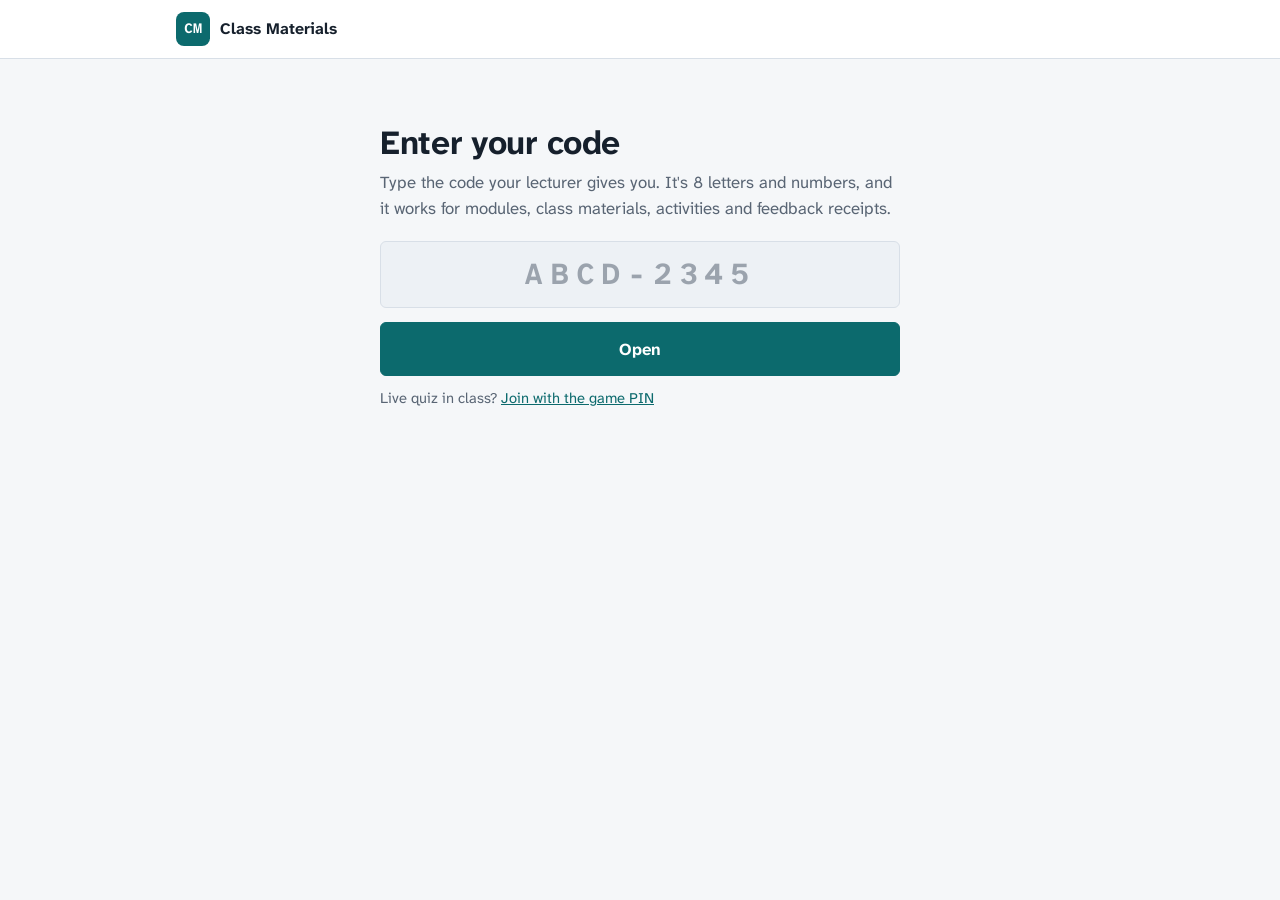
<file: index.html>
<!doctype html>
<html lang="en">
<head>
<meta charset="utf-8">
<meta name="viewport" content="width=device-width,initial-scale=1">
<meta name="robots" content="noindex">
<meta http-equiv="Content-Security-Policy" content="script-src 'self' 'unsafe-inline'; object-src 'none'; base-uri 'none'">
<title>Class Materials</title>
<link rel="preconnect" href="https://fonts.googleapis.com">
<link rel="preconnect" href="https://fonts.gstatic.com" crossorigin>
<link rel="stylesheet" href="https://fonts.googleapis.com/css2?family=Atkinson+Hyperlegible+Mono:wght@500;700&family=Atkinson+Hyperlegible+Next:wght@400;700&display=swap">
<link rel="stylesheet" href="style.css">
</head>
<body>
<header class="topbar"><div class="wrap topbar-in">
  <a class="brand" href="./"><span class="mark" id="mark" aria-hidden="true"></span><span><b id="site">Class Materials</b><small id="sub" hidden></small></span></a>
</div></header>

<main class="wrap">
  <!-- code entry -->
  <div id="home">
    <div class="hero">
      <h1>Enter your code</h1>
      <p class="lead">Type the code your lecturer gives you. It's 8 letters and numbers, and it works for modules, class materials, activities and feedback receipts.</p>
      <form id="form">
        <input class="code-input" id="code" maxlength="12" autocomplete="off" autocapitalize="characters"
               spellcheck="false" placeholder="ABCD-2345" aria-label="Code" required>
        <p class="err" id="err" hidden></p>
        <button class="btn full" id="go">Open</button>
      </form>
      <p class="muted" style="margin-top:12px">Live quiz in class? <a href="play.html">Join with the game PIN</a></p>
    </div>
    <div class="card narrow" id="myMods" hidden>
      <h2>Your modules</h2>
      <div id="myModsList"></div>
    </div>
    <div class="card narrow" id="mine" hidden>
      <h2>Your submissions on this device</h2>
      <div id="mineList"></div>
    </div>
  </div>

  <!-- module -->
  <div id="module" hidden>
    <div class="card">
      <p class="muted" id="mShort" style="margin:0"></p>
      <h1 id="mTitle"></h1>
      <p class="muted" id="mMeta" style="margin:0"></p>
      <input id="mSearch" type="search" placeholder="Search this module" style="margin-top:14px">
    </div>
    <div id="mWeeks"></div>
    <p class="muted"><a href="./">Enter another code</a></p>
  </div>

  <!-- materials -->
  <div class="card" id="share" hidden>
    <p class="muted" id="mod"></p>
    <h1 id="title"></h1>
    <p class="muted" id="info"></p>
    <div class="files" id="files"></div>
    <button class="btn" id="all" hidden>Download all as a zip</button>
    <p class="muted" style="margin-top:20px"><a href="./">Enter another code</a></p>
  </div>

  <!-- activity: brief + submit -->
  <div id="activity" hidden>
    <div class="card">
      <p class="muted" id="aMod"></p>
      <h1 id="aTitle"></h1>
      <p class="muted" id="aDue"></p>
      <div class="brief" id="aBrief"></div>
      <div id="aFiles" hidden>
        <h2 style="margin-top:20px">Worksheet and files</h2>
        <div class="files" id="aFileList"></div>
      </div>
      <div id="aAns" hidden>
        <h2 style="margin-top:20px">Answers</h2>
        <p class="muted" id="aAnsNote"></p>
        <div class="files" id="aAnsList"></div>
      </div>
      <div id="aCrit" hidden>
        <h2 style="margin-top:20px">What your lecturer is looking for</h2>
        <ul class="list-plain" id="aCritList"></ul>
      </div>
    </div>
    <div class="card">
      <h2 id="subHead">Hand in your work</h2>
      <p class="err" id="aClosed" hidden></p>
      <form id="subForm">
        <div class="grid">
          <div><label for="sName">Full name</label><input id="sName" maxlength="60" autocomplete="name" required></div>
          <div><label for="sId">Student number</label><input id="sId" maxlength="20" autocomplete="off" autocapitalize="characters" spellcheck="false" placeholder="B00123456" required></div>
        </div>
        <p class="integ" id="qWarn" role="alert" hidden></p>
        <div id="qBox" class="quiz" hidden></div>
        <div id="fileBits">
        <label for="sFiles">Files</label>
        <input id="sFiles" type="file" multiple required>
        <p class="hint" id="sFilesInfo">Up to 20 MB in total.</p>
        <label for="sNote">Note to your lecturer (optional)</label>
        <textarea id="sNote" maxlength="1000" style="min-height:70px"></textarea>
        </div>
        <p class="hint" id="subHint" style="margin:14px 0 16px">Your work is encrypted on this device before it's sent, and only your lecturer can open it. Your lecturer may use an AI tool to help draft feedback, and checks all feedback before you see it.</p>
        <button class="btn" id="subBtn">Hand in</button>
        <div class="bar" id="bar" hidden><span id="barFill"></span></div>
        <p id="subMsg" class="muted"></p>
      </form>
    </div>
    <p class="muted"><a href="./">Enter another code</a></p>
  </div>

  <!-- receipt -->
  <div class="card narrow" id="receipt" hidden>
    <h1 class="ok">Handed in</h1>
    <p class="muted" id="rWhat"></p>
    <div id="rQuiz" hidden></div>
    <h2 style="margin-top:22px">Your receipt code</h2>
    <div class="receipt-code" id="rCode"></div>
    <p class="muted">Enter this code here later to read your feedback. Keep it private, because anyone with it can read your feedback. If you lose it, ask your lecturer.</p>
    <p class="actions" style="margin-top:16px">
      <button class="btn ghost" id="rCopy">Copy code</button>
      <button class="btn ghost" id="rSave">Save receipt</button>
    </p>
    <p class="muted" style="margin-top:18px"><a href="./">Done</a></p>
  </div>

  <!-- feedback -->
  <div id="feedback" hidden>
    <div class="card">
      <p class="muted" id="fMod"></p>
      <h1 id="fTitle"></h1>
      <p class="muted" id="fInfo"></p>
      <div id="fMarkWrap" hidden><div class="mark-big" id="fMark"></div></div>
      <div id="fCrit" style="margin-top:12px"></div>
      <div id="fQuiz" hidden></div>
      <div id="fCommentWrap" hidden>
        <h2 style="margin-top:22px">Comments</h2>
        <div class="brief" id="fComment"></div>
      </div>
    </div>
    <p class="muted"><a href="./">Enter another code</a></p>
  </div>
</main>

<script src="config.js"></script>
<script src="shared.js"></script>
<script src="integrity.js"></script>
<script>
(function () {
  const $ = (id) => document.getElementById(id);
  const base = new URL("./", location.href).href;
  const SVC = (SITE.submitUrl || "").replace(/\/+$/, "");
  const MAX_TOTAL = 20 * 1024 * 1024;
  const STATUS = { met: ["Met", "met"], partly: ["Partly met", "partly"], not: ["Not yet", "not"] };
  let current = null;

  document.title = SITE.name;
  MS.brand();

  const store = {
    get(k) { try { return JSON.parse(localStorage.getItem(k)); } catch { return null; } },
    set(k, v) { try { localStorage.setItem(k, JSON.stringify(v)); } catch {} },
    del(k) { try { localStorage.removeItem(k); } catch {} },
  };

  function show(id) {
    for (const v of ["home", "share", "activity", "receipt", "feedback", "module"]) $(v).hidden = v !== id;
    window.scrollTo(0, 0);
  }

  function showErr(msg) { $("err").textContent = msg; $("err").hidden = false; }

  // ---------- receipts kept on this device
  function renderMine() {
    const list = store.get("ms-receipts") || [];
    $("mine").hidden = !list.length;
    const box = $("mineList");
    box.textContent = "";
    for (const r of list.slice(0, 10)) {
      const row = document.createElement("div");
      row.className = "mine";
      const left = document.createElement("div");
      const t = document.createElement("div");
      t.textContent = r.title;
      const m = document.createElement("div");
      m.className = "muted";
      m.textContent = MS.fmtDate(r.t) + ", receipt " + MS.pretty(r.code);
      left.append(t, m);
      const b = document.createElement("button");
      b.className = "btn ghost small";
      b.textContent = "Check feedback";
      b.onclick = () => { $("code").value = MS.pretty(r.code); load(r.code); };
      row.append(left, b);
      box.append(row);
    }
  }

  // ---------- modules remembered on this device
  function renderMyMods() {
    const list = store.get("ms-modules") || [];
    $("myMods").hidden = !list.length;
    const box = $("myModsList");
    box.textContent = "";
    for (const m of list) {
      const row = document.createElement("div");
      row.className = "mine";
      const left = document.createElement("div");
      const t = document.createElement("b");
      t.textContent = m.short;
      const sub = document.createElement("div");
      sub.className = "muted";
      sub.textContent = m.title;
      left.append(t, sub);
      const b = document.createElement("button");
      b.className = "btn small";
      b.textContent = "Open";
      b.onclick = () => { $("code").value = MS.pretty(m.code); load(m.code); };
      row.append(left, b);
      box.append(row);
    }
  }

  // ---------- open any code
  async function load(raw) {
    const digits = String(raw || "").replace(/[\s-]/g, "");
    if (/^\d{6}$/.test(digits)) { location.href = "play.html#" + digits; return; } // a live quiz game PIN
    const code = MS.normalise(raw);
    $("err").hidden = true;
    if (!MS.valid(code)) return showErr("Codes are 8 letters and numbers, like ABCD-2345.");
    $("go").disabled = true;
    $("go").textContent = "Unlocking…";
    try {
      const r = await MS.openAny(code, SITE.salt, base, SVC);
      if (r.kind === "none") {
        return showErr("That code wasn't recognised. A brand-new code can take a couple of minutes to go live. If it's a receipt code, your feedback hasn't been released yet.");
      }
      if (r.kind === "share" && r.status === "expired") return showErr("These materials have expired. Ask your lecturer for a new code.");
      history.replaceState(null, "", "#" + code);
      current = r;
      if (r.kind === "share") renderShare();
      else if (r.kind === "activity") renderActivity();
      else if (r.kind === "module") renderModule();
      else renderFeedback(r.feedback);
    } catch (e) {
      showErr(e.name === "OperationError" ? "That code couldn't unlock anything." : "Couldn't reach the site. Check your connection and try again.");
    } finally {
      $("go").disabled = false;
      $("go").textContent = "Open";
    }
  }

  // ---------- materials
  function renderShare() {
    const m = current.manifest;
    show("share");
    $("mod").textContent = m.module || "";
    $("title").textContent = m.title;
    document.title = m.title;
    const n = m.files.length;
    let info = n + " file" + (n === 1 ? "" : "s");
    if (current.meta.expires) info += ", available until " + MS.fmtDate(current.meta.expires);
    $("info").textContent = info;
    const box = $("files");
    box.textContent = "";
    for (const f of m.files) {
      const b = document.createElement("button");
      const name = document.createElement("span");
      const sz = document.createElement("span");
      name.textContent = f.name;
      sz.className = "sz";
      sz.textContent = MS.sizeText(f.size) + " ↓";
      b.append(name, sz);
      b.onclick = () => saveOne(f, sz);
      box.append(b);
    }
    $("all").hidden = n < 2;
  }

  function download(blob, name) {
    const url = URL.createObjectURL(blob);
    const a = document.createElement("a");
    a.href = url;
    a.download = name;
    document.body.append(a);
    a.click();
    a.remove();
    setTimeout(() => URL.revokeObjectURL(url), 60000);
  }

  async function saveOne(f, label) {
    const before = MS.sizeText(f.size);
    label.textContent = "Downloading…";
    try {
      download(new Blob([await current.file(f)], { type: f.type }), f.name);
      label.textContent = before + " ✓";
    } catch (e) {
      label.textContent = "Failed — tap to retry";
    }
  }

  function loadZipLib() {
    if (window.JSZip) return Promise.resolve();
    return new Promise((ok, fail) => {
      const s = document.createElement("script");
      s.src = "vendor/jszip.min.js";
      s.onload = ok;
      s.onerror = fail;
      document.head.append(s);
    });
  }

  $("all").onclick = async () => {
    const btn = $("all");
    btn.disabled = true;
    try {
      await loadZipLib();
      const zip = new JSZip();
      const files = current.manifest.files;
      for (let i = 0; i < files.length; i++) {
        btn.textContent = `Downloading ${i + 1} of ${files.length}…`;
        zip.file(files[i].name, await current.file(files[i]));
      }
      btn.textContent = "Zipping…";
      const blob = await zip.generateAsync({ type: "blob" });
      download(blob, (current.manifest.title.replace(/[^\w\- ]+/g, "").trim() || "materials") + ".zip");
      btn.textContent = "Downloaded ✓";
    } catch (e) {
      btn.textContent = "Couldn't build the zip — download files one by one";
    } finally {
      btn.disabled = false;
    }
  };

  // ---------- quiz (questions only: answers stay with the marking service)
  const WORK_HINT = $("subHint").textContent;
  const quizKey = () => "ms-quiz-" + current.id;
  // integrity signals: copying a question, right-click, pasting, leaving the page (recorded for the lecturer)
  const integKey = () => "ms-quiz-i-" + current.id;
  let integ = [];
  const quizOpen = () => !!(current && current.brief && current.brief.type === "quiz" && !$("activity").hidden && !$("qBox").hidden && !$("subForm").hidden);
  Integrity.watch({
    root: $("qBox"), banner: $("qWarn"), active: quizOpen,
    currentQ: () => { // the question on screen
      const f = [...$("qBox").querySelectorAll("fieldset[data-q]")].find((x) => x.getBoundingClientRect().bottom > 80);
      return f ? Number(f.dataset.q) : null;
    },
    onEvent: (ev) => { integ.push(ev); store.set(integKey(), integ.slice(-200)); },
  });
  function setupQuiz(b) {
    const quiz = b.type === "quiz";
    integ = quiz ? store.get(integKey()) || [] : [];
    $("qWarn").hidden = true;
    $("subHead").textContent = quiz ? "Answer the quiz" : "Hand in your work";
    $("fileBits").hidden = quiz;
    $("sFiles").required = !quiz;
    $("qBox").hidden = !quiz;
    $("subBtn").textContent = quiz ? "Submit answers" : "Hand in";
    $("subHint").textContent = quiz
      ? "Your answers are marked automatically. Your name, student number and answers are stored encrypted, and only your lecturer can see who answered what. Copying questions, pasting into answers and leaving this page are recorded for your lecturer."
      : WORK_HINT;
    if (quiz) renderQuestions(b);
  }
  function renderQuestions(b) {
    const box = $("qBox");
    box.textContent = "";
    const saved = store.get(quizKey()) || [];
    b.questions.forEach((q, i) => {
      const fs = document.createElement("fieldset");
      fs.className = "qq";
      fs.dataset.i = i;
      fs.dataset.q = i;
      const lg = document.createElement("legend");
      lg.textContent = `Question ${i + 1}` + (q.p !== 1 ? ` (${q.p} marks)` : "");
      fs.append(lg);
      const text = document.createElement("div");
      text.className = "qtext";
      const prev = saved[i];
      if (q.t === "blank") {
        const parts = q.text.split(/_{3,}/);
        parts.forEach((part, k) => {
          text.append(part);
          if (k < parts.length - 1) {
            const inp = document.createElement("input");
            inp.className = "blank";
            inp.maxLength = 200;
            inp.autocomplete = "off";
            inp.setAttribute("autocapitalize", "off");
            inp.setAttribute("spellcheck", "false");
            inp.setAttribute("aria-label", `Question ${i + 1}, blank ${k + 1}`);
            inp.value = (Array.isArray(prev) && prev[k]) || "";
            text.append(inp);
          }
        });
        fs.append(text);
      } else {
        text.textContent = q.text;
        fs.append(text);
        if (q.t === "multi") fs.append(Object.assign(document.createElement("p"), { className: "hint", textContent: "Choose all that apply." }));
        q.options.forEach((o, k) => {
          const l = document.createElement("label");
          l.className = "opt";
          const inp = document.createElement("input");
          inp.type = q.t === "multi" ? "checkbox" : "radio";
          inp.name = "q" + i;
          inp.value = k;
          inp.checked = q.t === "multi" ? Array.isArray(prev) && prev.includes(k) : prev === k;
          const span = document.createElement("span");
          span.textContent = o;
          l.append(inp, span);
          fs.append(l);
        });
      }
      box.append(fs);
    });
    box.oninput = box.onchange = () => store.set(quizKey(), collectAnswers());
  }
  function collectAnswers() {
    return current.brief.questions.map((q, i) => {
      const fs = $("qBox").querySelector(`fieldset[data-i="${i}"]`);
      if (q.t === "blank") return [...fs.querySelectorAll("input.blank")].map((x) => x.value.trim().slice(0, 200));
      const on = [...fs.querySelectorAll("input:checked")].map((x) => Number(x.value));
      return q.t === "multi" ? on : on.length ? on[0] : null;
    });
  }
  const unanswered = (ans) => ans.filter((a) => a === null || (Array.isArray(a) && (!a.length || a.every((x) => x === "")))).length;

  async function submitQuiz(name, sid) {
    const msg = $("subMsg");
    const answers = collectAnswers();
    const missing = unanswered(answers);
    if (missing && !confirm(`You haven't answered ${missing} question${missing === 1 ? "" : "s"}. Submit anyway?`)) return;
    const btn = $("subBtn");
    btn.disabled = true;
    msg.className = "muted";
    try {
      msg.textContent = "Encrypting…";
      const kr = await fetch(base + "keys/lecturer.json", { cache: "no-store" });
      if (!kr.ok) throw new Error("Your lecturer hasn't finished setting up submissions yet.");
      const pub = await MS.importPub((await kr.json()).pub);
      const receipt = MS.newCode();
      const rd = await MS.derive(receipt, SITE.salt);
      const t = new Date().toISOString();
      const rk = MS.b64e(rd.raw);
      const log = integ.slice(-200);
      const body = await MS.sealFor(pub, MS.pack({ v: 1, name, sid, note: "", t, rk, rc: receipt, quiz: answers, integrity: log }, []));
      const meta = MS.b64e(await MS.sealFor(pub, MS.fromJSON({ name, sid, t, rk, rc: receipt, n: 0, size: 0, ...(log.length ? { fl: log.length } : {}) })));
      const aj = MS.fromJSON(answers);
      const framed = new Uint8Array(4 + aj.length + body.length);
      new DataView(framed.buffer).setUint32(0, aj.length);
      framed.set(aj, 4);
      framed.set(body, 4 + aj.length);
      msg.textContent = "Submitting…";
      let r;
      try { r = await fetch(`${SVC}/quiz?a=${current.id}&r=${rd.id}`, { method: "POST", headers: { "X-Meta": meta }, body: framed }); }
      catch { throw new Error("Couldn't reach the marking service. Check your connection and try again."); }
      let j = {};
      try { j = await r.json(); } catch {}
      if (r.status !== 201) throw new Error(j.error || "Couldn't submit (" + r.status + ")");
      const list = store.get("ms-receipts") || [];
      list.unshift({ code: receipt, title: current.brief.title, t });
      store.set("ms-receipts", list.slice(0, 30));
      store.del(quizKey());
      store.del(integKey());
      integ = [];
      showReceipt(receipt, name, [], t, { ...j, answers });
      $("subForm").reset();
    } catch (e) {
      msg.className = "err";
      msg.textContent = e.message;
    } finally {
      btn.disabled = false;
    }
  }

  function ansText(q, a) {
    if (q.t === "mcq") return Number.isInteger(a) ? q.options[a] : "";
    if (q.t === "multi") return Array.isArray(a) ? a.map((k) => q.options[k]).join("; ") : "";
    return Array.isArray(a) ? a.map((x) => x || "(blank)").join("; ") : "";
  }

  function quizResultList(rows) {
    const ol = document.createElement("ol");
    ol.className = "qres";
    for (const r of rows) {
      const li = document.createElement("li");
      li.className = r.ok ? "right" : r.s > 0 ? "part" : "wrong";
      const head = document.createElement("div");
      const mark = document.createElement("b");
      mark.textContent = r.ok ? "✓ " : r.s > 0 ? "◐ " : "✗ ";
      head.append(mark, r.q.replace(/_{3,}/g, "____"));
      li.append(head);
      const add = (label, v) => { if (v === undefined || v === null || v === "") return; const d = document.createElement("div"); d.className = "muted"; d.textContent = label + v; li.append(d); };
      add("Your answer: ", r.your || "(no answer)");
      if (!r.ok) add("Correct answer: ", r.correct);
      if (r.p !== 1 || (r.s > 0 && !r.ok)) add("", `${r.s} / ${r.p}`);
      ol.append(li);
    }
    return ol;
  }

  // ---------- activity
  async function renderAnswers() {
    const box = $("aAns");
    box.hidden = true;
    const mine = current;
    let ans = null;
    try { ans = await mine.answers(); } catch {}
    if (current !== mine || !ans || !ans.files || !ans.files.length) return;
    const list = $("aAnsList");
    list.textContent = "";
    const locked = ans.lock && ans.lock > Date.now();
    $("aAnsNote").textContent = locked ? "Your lecturer will release the answers on " + MS.fmtDate(new Date(ans.lock).toISOString()) + "." : "Check your work against these once you've had a go.";
    if (!locked) {
      for (const f of ans.files) {
        const btn = document.createElement("button");
        btn.type = "button";
        const name = document.createElement("span");
        const sz = document.createElement("span");
        name.textContent = f.name;
        sz.className = "sz";
        sz.textContent = MS.sizeText(f.size) + " ↓";
        btn.append(name, sz);
        btn.onclick = async () => {
          sz.textContent = "Downloading…";
          try { download(new Blob([await mine.answerFile(ans, f)], { type: f.type }), f.name); sz.textContent = MS.sizeText(f.size) + " ✓"; }
          catch (e) { sz.textContent = e.until ? "Not open yet" : "Failed, tap to retry"; }
        };
        list.append(btn);
      }
    }
    box.hidden = false;
  }

  function renderActivity() {
    const b = current.brief;
    show("activity");
    renderAnswers();
    document.title = b.title;
    $("aMod").textContent = b.module || "";
    $("sId").placeholder = MS.sidRule(b.module).eg || "Student number";
    $("aTitle").textContent = b.title;
    $("aBrief").textContent = b.brief || "";
    $("aCrit").hidden = !(b.criteria && b.criteria.length);
    const ul = $("aCritList");
    ul.textContent = "";
    for (const c of b.criteria || []) {
      const li = document.createElement("li");
      li.textContent = c;
      ul.append(li);
    }
    const wl = $("aFileList");
    wl.textContent = "";
    for (const f of b.files || []) {
      const btn = document.createElement("button");
      const name = document.createElement("span");
      const sz = document.createElement("span");
      name.textContent = f.name;
      sz.className = "sz";
      sz.textContent = MS.sizeText(f.size) + " ↓";
      btn.type = "button";
      btn.append(name, sz);
      btn.onclick = () => saveOne(f, sz);
      wl.append(btn);
    }
    $("aFiles").hidden = !(b.files && b.files.length);
    const state = MS.activityState(current.meta);
    const due = current.meta.deadline ? "Due " + MS.fmtDate(current.meta.deadline) : "No deadline";
    $("aDue").textContent = state === "late" ? due + ". Late work is still accepted but marked as late." : due;
    let closed = "";
    if (!SVC) closed = "Online submission isn't set up for this site yet. Ask your lecturer how to hand in.";
    else if (state === "closed") closed = "Submissions for this activity are closed.";
    $("aClosed").textContent = closed;
    $("aClosed").hidden = !closed;
    $("subForm").hidden = !!closed;
    $("subMsg").textContent = "";
    $("bar").hidden = true;
    setupQuiz(b);
  }

  $("sFiles").onchange = () => {
    const files = [...$("sFiles").files];
    const total = files.reduce((a, f) => a + f.size, 0);
    $("sFilesInfo").textContent = files.length
      ? `${files.length} file${files.length === 1 ? "" : "s"} · ${MS.sizeText(total)}${total > MAX_TOTAL ? " — too large, max 20 MB in total" : ""}`
      : "Up to 20 MB in total.";
    $("sFilesInfo").className = total > MAX_TOTAL ? "err" : "muted";
  };

  function upload(url, body, meta, onProgress) {
    return new Promise((resolve, reject) => {
      const x = new XMLHttpRequest();
      x.open("POST", url);
      x.setRequestHeader("X-Meta", meta);
      x.upload.onprogress = (e) => e.lengthComputable && onProgress(e.loaded / e.total);
      x.onload = () => {
        let j = {};
        try { j = JSON.parse(x.responseText); } catch {}
        x.status === 201 ? resolve(j) : reject(new Error(j.error || "Upload failed (" + x.status + ")"));
      };
      x.onerror = () => reject(new Error("Couldn't reach the submission service. Check your connection and try again."));
      x.send(new Blob([body]));
    });
  }

  $("subForm").onsubmit = async (ev) => {
    ev.preventDefault();
    const msg = $("subMsg");
    msg.className = "muted";
    const who = MS.checkStudent($("sName").value, $("sId").value, current.brief.module);
    if (who.error) { msg.className = "err"; msg.textContent = who.error; return; }
    const { name, sid } = who;
    $("sId").value = sid;
    const note = $("sNote").value.trim();
    if (current.brief.type === "quiz") { if (name && sid) await submitQuiz(name, sid); return; }
    const picked = [...$("sFiles").files];
    const total = picked.reduce((a, f) => a + f.size, 0);
    if (!name || !sid || !picked.length) return;
    if (total > MAX_TOTAL) { msg.className = "err"; msg.textContent = "Your files add up to more than 20 MB. Remove some or compress them into a smaller zip."; return; }

    const btn = $("subBtn");
    btn.disabled = true;
    $("bar").hidden = false;
    $("barFill").style.width = "0";
    try {
      msg.textContent = "Encrypting…";
      const kr = await fetch(base + "keys/lecturer.json", { cache: "no-store" });
      if (!kr.ok) throw new Error("Your lecturer hasn't finished setting up submissions yet.");
      const pub = await MS.importPub((await kr.json()).pub);

      const receipt = MS.newCode();
      const rd = await MS.derive(receipt, SITE.salt);
      const t = new Date().toISOString();
      const rk = MS.b64e(rd.raw);
      const files = [];
      for (const f of picked) files.push({ name: f.name, type: f.type, data: new Uint8Array(await f.arrayBuffer()) });
      const body = await MS.sealFor(pub, MS.pack({ v: 1, name, sid, note, t, rk, rc: receipt }, files));
      const meta = MS.b64e(await MS.sealFor(pub, MS.fromJSON({ name, sid, t, rk, rc: receipt, n: files.length, size: total })));

      msg.textContent = "Uploading…";
      await upload(`${SVC}/submit?a=${current.id}&r=${rd.id}`, body, meta, (p) => {
        $("barFill").style.width = Math.round(p * 100) + "%";
        msg.textContent = p < 1 ? `Uploading… ${Math.round(p * 100)}%` : "Finishing…";
      });

      const list = store.get("ms-receipts") || [];
      list.unshift({ code: receipt, title: current.brief.title, t });
      store.set("ms-receipts", list.slice(0, 30));
      showReceipt(receipt, name, files, t);
      $("subForm").reset();
      $("sFiles").onchange();
    } catch (e) {
      msg.className = "err";
      msg.textContent = e.message;
    } finally {
      btn.disabled = false;
    }
  };

  function showReceipt(code, name, files, t, res) {
    show("receipt");
    MS.tiles($("rCode"), code);
    const quiz = current.brief.type === "quiz";
    $("rWhat").textContent = quiz ? `${current.brief.title}: answers submitted on ${MS.fmtDate(t)}.`
      : `${current.brief.title}: ${files.length} file${files.length === 1 ? "" : "s"} handed in on ${MS.fmtDate(t)}.`;
    const rq = $("rQuiz");
    rq.textContent = "";
    rq.hidden = !quiz;
    if (quiz) {
      if (res && res.score !== undefined) {
        const big = document.createElement("div");
        big.className = "mark-big";
        big.textContent = `${res.score} / ${res.outOf}`;
        rq.append(big);
        const qs = current.brief.questions;
        const ans = res.answers || [];
        const rows = qs.map((q, i) => {
          const r = res.results[i];
          const c = res.correct && res.correct[i];
          const correct = !c ? undefined : q.t === "blank" ? c.join("; ") : c.map((k) => q.options[k]).join("; ");
          return { q: q.text, your: ansText(q, ans[i]), s: r.s, p: r.p, ok: r.ok, correct };
        });
        rq.append(quizResultList(rows));
      } else {
        const p = document.createElement("p");
        p.textContent = "Your lecturer will release your score. Enter your receipt code here later to see it.";
        rq.append(p);
      }
    }
    $("rCopy").textContent = "Copy code";
    $("rCopy").onclick = async () => {
      try { await navigator.clipboard.writeText(MS.pretty(code)); $("rCopy").textContent = "Copied ✓"; } catch { $("rCopy").textContent = MS.pretty(code); }
    };
    $("rSave").onclick = () => {
      const lines = [
        `${SITE.name} — submission receipt`, "",
        `Activity: ${[current.brief.module, current.brief.title].filter(Boolean).join(" · ")}`,
        `Name: ${name}`, `Submitted: ${MS.fmtDate(t)}`,
        quiz ? "Quiz answers submitted" : `Files: ${files.map((f) => f.name).join(", ")}`, "",
        `Receipt code: ${MS.pretty(code)}`,
        `Feedback: ${base}#${code}`, "",
        "Keep this code private: anyone with it can read your feedback.",
      ];
      download(new Blob([lines.join("\n")], { type: "text/plain" }), "receipt-" + code + ".txt");
    };
  }

  // ---------- module
  const KIND = { material: "Material", worksheet: "Worksheet", answer: "Answers", activity: "Activity" };
  const WEEK = 7 * 864e5;
  let openWeeks = new Set();

  function isOpenItem(i) { return !i.lock || i.lock <= Date.now(); }

  function renderModule() {
    const ix = current.index;
    show("module");
    document.title = ix.short + " · " + SITE.name;
    $("mShort").textContent = ix.short;
    $("mTitle").textContent = ix.title;
    const list = (store.get("ms-modules") || []).filter((m) => m.code !== current.code);
    list.unshift({ code: current.code, short: ix.short, title: ix.title });
    store.set("ms-modules", list.slice(0, 12));
    const withItems = [...new Set(ix.items.map((i) => i.week))].sort((a, b) => a - b);
    const cw = MS.currentWeek(ix.start, ix.weeks.length) || withItems[withItems.length - 1] || 1;
    $("mMeta").textContent = ix.start ? `Week ${cw} of ${ix.weeks.length}` : `${ix.weeks.length} weeks`;
    openWeeks = new Set([cw]);
    $("mSearch").value = "";
    drawWeeks();
  }

  $("mSearch").oninput = () => drawWeeks();

  function drawWeeks() {
    const ix = current.index;
    const q = $("mSearch").value.trim().toLowerCase();
    const box = $("mWeeks");
    box.textContent = "";
    const cw = MS.currentWeek(ix.start, ix.weeks.length);
    for (const w of ix.weeks) {
      let items = ix.items.filter((i) => i.week === w.n).sort((a, b) => (a.order ?? 0) - (b.order ?? 0));
      if (q) items = items.filter((i) => (i.title + " " + (i.files || []).map((f) => f.name).join(" ") + " " + KIND[i.kind]).toLowerCase().includes(q));
      if (!items.length) continue;
      const expanded = q || openWeeks.has(w.n);
      const fresh = items.some((i) => isOpenItem(i) && Date.now() - Math.max(Date.parse(i.published || 0) || 0, i.lock || 0) < WEEK);
      const date = MS.weekOf(ix.start, w.n);

      const sec = document.createElement("section");
      sec.className = "card week" + (w.n === cw ? " now" : "");
      const head = document.createElement("button");
      head.type = "button";
      head.className = "wk-toggle";
      head.setAttribute("aria-expanded", expanded ? "true" : "false");
      const t = document.createElement("span");
      t.className = "wk-n";
      t.textContent = `Week ${w.n}` + (w.title ? `: ${w.title}` : "");
      const meta = document.createElement("span");
      meta.className = "muted";
      meta.textContent = [date ? "w/c " + date.toLocaleDateString([], { day: "numeric", month: "short" }) : "", `${items.length} item${items.length === 1 ? "" : "s"}`, w.n === cw ? "this week" : ""].filter(Boolean).join(", ");
      head.append(t, meta);
      if (fresh) { const c = document.createElement("span"); c.className = "chip new"; c.textContent = "New"; head.append(c); }
      head.onclick = () => { openWeeks.has(w.n) ? openWeeks.delete(w.n) : openWeeks.add(w.n); drawWeeks(); };
      sec.append(head);

      if (expanded) {
        const body = document.createElement("div");
        body.className = "items";
        for (const i of items) body.append(studentItem(i));
        const dl = items.filter((i) => isOpenItem(i) && !i.activity).reduce((n, i) => n + (i.files || []).length, 0);
        if (dl > 1) {
          const zb = document.createElement("button");
          zb.className = "btn ghost small";
          zb.textContent = "Download this week as a zip";
          zb.style.marginTop = "10px";
          zb.onclick = () => zipWeek(w, items, zb);
          body.append(zb);
        }
        sec.append(body);
      }
      box.append(sec);
    }
    if (!box.children.length) {
      const e = document.createElement("div");
      e.className = "card empty";
      e.textContent = q ? "Nothing in this module matches your search." : "Nothing has been published in this module yet. Check back after your next class.";
      box.append(e);
    }
  }

  function studentItem(i) {
    const row = document.createElement("div");
    row.className = "item";
    const main = document.createElement("div");
    main.className = "item-main";
    const top = document.createElement("div");
    const k = document.createElement("span");
    k.className = "kind k-" + i.kind;
    k.textContent = KIND[i.kind] || "Material";
    const b = document.createElement("b");
    b.textContent = i.title;
    top.append(k, " ", b);
    main.append(top);
    if (i.note) { const n = document.createElement("div"); n.className = "muted"; n.textContent = i.note; main.append(n); }
    row.append(main);

    if (i.activity) {
      const go = document.createElement("button");
      go.className = "btn small";
      go.textContent = "Open activity";
      go.onclick = () => { $("code").value = MS.pretty(i.activity); load(i.activity); };
      row.append(go);
    } else if (!isOpenItem(i)) {
      const lock = document.createElement("span");
      lock.className = "chip partly";
      lock.textContent = "Opens " + MS.fmtDate(new Date(i.lock).toISOString());
      row.append(lock);
    } else {
      const files = document.createElement("div");
      files.className = "files item-files";
      for (const f of i.files || []) {
        const btn = document.createElement("button");
        btn.type = "button";
        const name = document.createElement("span");
        const sz = document.createElement("span");
        name.textContent = f.name;
        sz.className = "sz";
        sz.textContent = MS.sizeText(f.size) + " ↓";
        btn.append(name, sz);
        btn.onclick = () => saveModuleFile(i, f, sz);
        files.append(btn);
      }
      main.append(files);
    }
    return row;
  }

  async function saveModuleFile(i, f, label) {
    const before = MS.sizeText(f.size);
    label.textContent = "Downloading…";
    try {
      download(new Blob([await current.file(i, f)], { type: f.type }), f.name);
      label.textContent = before + " ✓";
    } catch (e) {
      label.textContent = e.until ? "Not open yet" : "Failed, tap to retry";
    }
  }

  async function zipWeek(w, items, btn) {
    btn.disabled = true;
    try {
      await loadZipLib();
      const zip = new JSZip();
      let n = 0;
      for (const i of items) {
        if (!isOpenItem(i) || i.activity) continue;
        const key = await MS.itemKey(i, SVC);
        for (const f of i.files || []) {
          btn.textContent = `Downloading ${++n}…`;
          zip.file(f.name, await current.file(i, f, key));
        }
      }
      btn.textContent = "Zipping…";
      download(await zip.generateAsync({ type: "blob" }), `${current.index.short} week ${w.n}.zip`.replace(/[^\w\- .]+/g, ""));
      btn.textContent = "Downloaded ✓";
    } catch (e) {
      btn.textContent = "Couldn't build the zip, download files one by one";
    } finally {
      btn.disabled = false;
    }
  }

  // ---------- feedback
  function renderFeedback(fb) {
    show("feedback");
    document.title = "Feedback · " + fb.activity;
    $("fMod").textContent = fb.module || "";
    $("fTitle").textContent = fb.activity;
    $("fInfo").textContent = `Feedback for ${fb.name}, released ${MS.fmtDate(fb.released)}`;
    const hasMark = fb.mark !== null && fb.mark !== undefined && fb.mark !== "";
    $("fMarkWrap").hidden = !hasMark;
    $("fMark").textContent = hasMark ? (fb.outOf ? `${fb.mark} / ${fb.outOf}` : String(fb.mark)) : "";
    const box = $("fCrit");
    box.textContent = "";
    for (const c of fb.criteria || []) {
      if (!c.s) continue;
      const row = document.createElement("div");
      row.className = "fbcrit";
      const t = document.createElement("span");
      t.textContent = c.c;
      const chip = document.createElement("span");
      const [label, cls] = STATUS[c.s] || ["—", ""];
      chip.className = "chip " + cls;
      chip.textContent = label;
      row.append(t, chip);
      box.append(row);
    }
    $("fQuiz").textContent = "";
    $("fQuiz").hidden = !fb.quiz;
    if (fb.quiz) $("fQuiz").append(quizResultList(fb.quiz));
    $("fCommentWrap").hidden = !fb.comment;
    $("fComment").textContent = fb.comment || "";
  }

  $("form").onsubmit = (e) => { e.preventDefault(); load($("code").value); };

  renderMine();
  renderMyMods();
  window.addEventListener("hashchange", () => {
    const h = location.hash.slice(1);
    if (!h) return location.reload();
    $("code").value = MS.pretty(MS.normalise(h));
    show("home");
    load(h);
  });
  if (location.hash.length > 1) {
    $("code").value = MS.pretty(MS.normalise(location.hash.slice(1)));
    load(location.hash.slice(1));
  }
})();
</script>
</body>
</html>
</file>
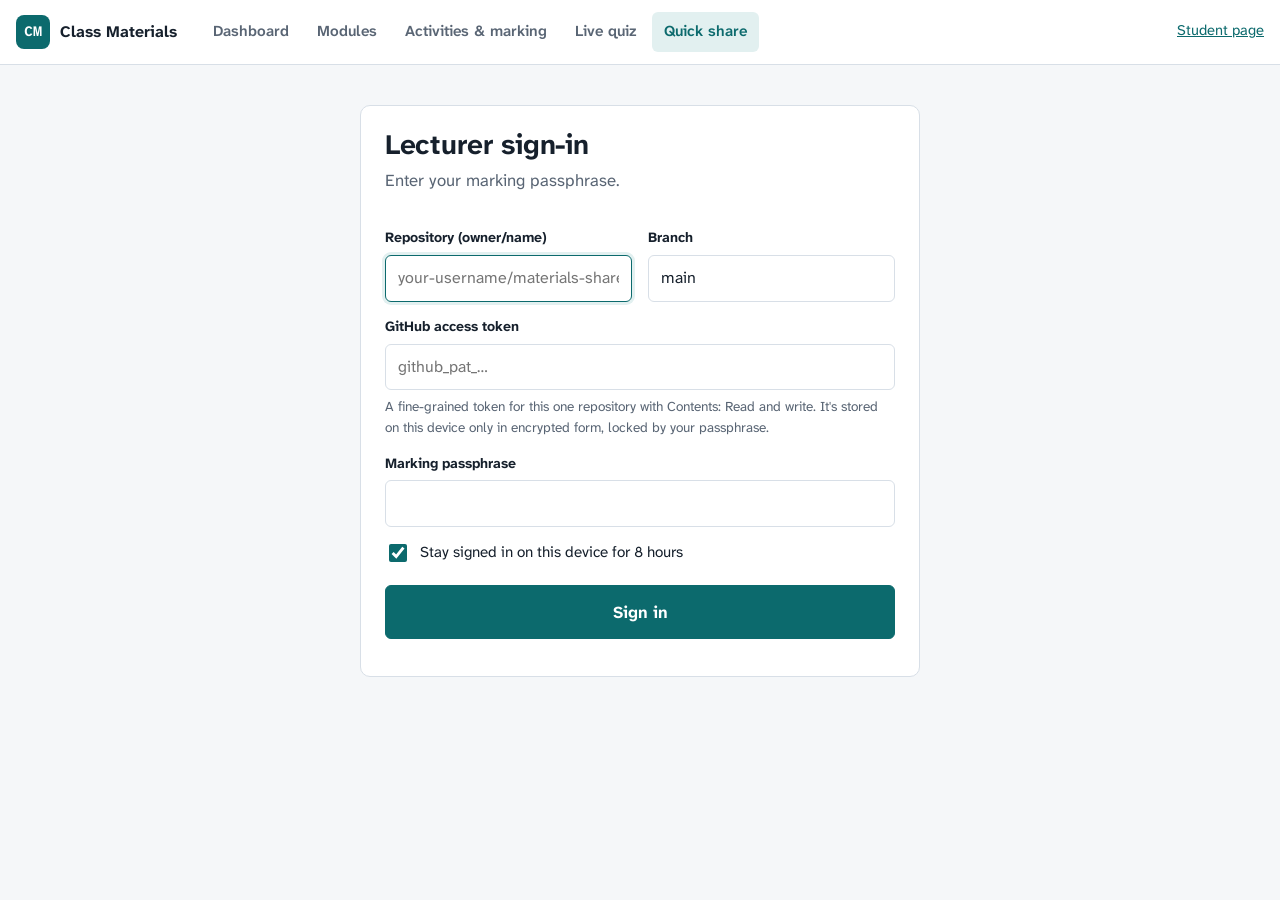
<file: admin.html>
<!doctype html>
<html lang="en">
<head>
<meta charset="utf-8">
<meta name="viewport" content="width=device-width,initial-scale=1">
<meta name="robots" content="noindex">
<meta http-equiv="Content-Security-Policy" content="script-src 'self' 'unsafe-inline'; object-src 'none'; base-uri 'none'">
<title>Quick share</title>
<link rel="preconnect" href="https://fonts.googleapis.com">
<link rel="preconnect" href="https://fonts.gstatic.com" crossorigin>
<link rel="stylesheet" href="https://fonts.googleapis.com/css2?family=Atkinson+Hyperlegible+Mono:wght@500;700&family=Atkinson+Hyperlegible+Next:wght@400;700&display=swap">
<link rel="stylesheet" href="style.css">
</head>
<body>
<header id="ltop"></header>
<main class="wrap wide" style="max-width:1000px">
  <div id="app" hidden>
    <h1>Quick share</h1>
    <p class="lead">Share a few files with one code, outside your modules. Good for a one-off handout or a file for another lecturer's class.</p>

    <div class="card">
      <h2>Share files</h2>
      <form id="form">
        <div class="grid">
          <div><label for="title">Title</label><input id="title" required maxlength="120" placeholder="Revision notes"></div>
          <div><label for="module">Module (optional)</label><input id="module" maxlength="40" placeholder="QHO444"></div>
          <div><label for="days">Available for</label>
            <select id="days">
              <option value="1">1 day</option><option value="7" selected>1 week</option>
              <option value="30">30 days</option><option value="120">Semester (about 4 months)</option>
              <option value="0">Never expires</option>
            </select></div>
        </div>
        <label for="files">Files</label>
        <input id="files" type="file" multiple required>
        <p class="hint">Up to 50 MB per file. Files are encrypted on this computer before they're uploaded.</p>
        <p style="margin-top:16px"><button class="btn" id="create">Encrypt, upload &amp; create code</button></p>
        <p class="muted" id="progress"></p>
      </form>
    </div>

    <div class="card">
      <h2>Your quick shares</h2>
      <div id="list" style="overflow-x:auto"></div>
    </div>
  </div>
</main>

<script src="config.js"></script>
<script src="shared.js"></script>
<script src="gh.js"></script>
<script src="lecturer.js"></script>
<script>
(function () {
  "use strict";
  const $ = (id) => document.getElementById(id);
  const MAX_FILE = 50 * 1024 * 1024;
  let L = null;

  document.title = "Quick share · " + SITE.name;

  const local = () => { try { return JSON.parse(localStorage.getItem("ms-shares")) || []; } catch { return []; } };

  async function shares() {
    const ix = await L.loadIndex();
    ix.shares = ix.shares || [];
    // bring in shares created on this device before they were kept in your lecturer data
    const known = new Set(ix.shares.map((s) => s.code));
    const extra = local().filter((s) => !known.has(s.code));
    return { ix, list: [...ix.shares, ...extra], extra };
  }

  async function renderList() {
    const box = $("list");
    box.textContent = "";
    let list;
    try { ({ list } = await shares()); }
    catch (e) { box.append(Lecturer.el("p", { class: "err", text: e.message })); return; }
    if (!list.length) {
      box.append(Lecturer.el("p", { class: "muted", text: "Nothing shared yet." }));
      return;
    }
    const t = document.createElement("table");
    t.innerHTML = "<tr><th>Code</th><th>Title</th><th>Files</th><th>Expires</th><th></th></tr>";
    for (const s of list) {
      const tr = document.createElement("tr");
      const expired = s.expires && new Date(s.expires) < new Date();
      const code = document.createElement("td");
      const tiles = document.createElement("span");
      tiles.className = "code-sm";
      MS.tiles(tiles, s.code);
      code.append(tiles);
      if (expired) code.append(" ", Lecturer.el("span", { class: "chip", text: "Expired" }));
      tr.append(code);
      for (const v of [[s.module, s.title].filter(Boolean).join(": "), `${s.files}, ${MS.sizeText(s.size)}`, s.expires ? MS.fmtDate(s.expires) : "Never"]) {
        tr.append(Lecturer.el("td", { text: v }));
      }
      const del = Lecturer.el("button", { class: "btn danger small", text: "Delete" });
      del.onclick = () => removeShare(s, del);
      tr.append(Lecturer.el("td", {}, Lecturer.el("div", { class: "actions" },
        Lecturer.el("button", { class: "btn ghost small", text: "Show", onclick: () => present(s) }), del)));
      t.append(tr);
    }
    box.append(t);
  }

  async function removeShare(s, btn) {
    if (!confirm(`Delete ${MS.pretty(s.code)} (${s.title})? Students will no longer be able to open it.`)) return;
    await Lecturer.busy(btn, "Deleting…", async () => {
      try {
        let items = [];
        try { items = await L.gh.gh("/contents/s/" + s.id + "?ref=" + encodeURIComponent(L.conn.branch)); }
        catch (e) { if (e.status !== 404) throw e; }
        const { ix, extra } = await shares();
        ix.shares = [...ix.shares, ...extra].filter((x) => x.code !== s.code);
        await L.gh.commit([...items.map((it) => ({ path: it.path, remove: true })), await L.indexEntry(ix)], "Remove share");
        try { localStorage.removeItem("ms-shares"); } catch {}
        renderList();
      } catch (e) {
        alert("Couldn't delete: " + e.message);
      }
    });
  }

  $("form").onsubmit = async (ev) => {
    ev.preventDefault();
    const p = $("progress");
    const picked = [...$("files").files];
    const big = picked.filter((f) => f.size > MAX_FILE);
    if (big.length) return Lecturer.say(p, "Too large (max 50 MB each): " + big.map((f) => f.name).join(", "), "err");
    await Lecturer.busy($("create"), "Uploading…", async () => {
      try {
        Lecturer.say(p, "Encrypting…");
        const files = [];
        for (const f of picked) files.push({ name: f.name, type: f.type, data: await f.arrayBuffer() });
        const share = await MS.buildShare({ salt: SITE.salt, title: $("title").value.trim(), module: $("module").value.trim(), days: Number($("days").value), files });
        const rec = { code: share.code, id: share.id, title: share.manifest.title, module: share.manifest.module, created: share.manifest.created,
          expires: share.expires, files: files.length, size: files.reduce((a, f) => a + f.data.byteLength, 0) };
        const { ix, extra } = await shares();
        ix.shares = [rec, ...ix.shares, ...extra];
        Lecturer.say(p, "Uploading…");
        await L.gh.commit([...share.entries, await L.indexEntry(ix)], "Add share");
        try { localStorage.removeItem("ms-shares"); } catch {}
        $("form").reset();
        Lecturer.say(p, "");
        renderList();
        present(rec, true);
      } catch (e) {
        Lecturer.say(p, e.status === 403
          ? "Upload failed: your token can read this repository but not write to it. On GitHub open Settings, Developer settings, Fine-grained tokens, your token, Edit: set Repository access to this repo and Contents to Read and write, then try again."
          : "Upload failed: " + e.message, "err");
      }
    });
  };

  function present(s, fresh) {
    Lecturer.present({ title: [s.module, s.title].filter(Boolean).join(": "), code: s.code, fresh,
      sub: "Or open " + Lecturer.siteHost + "/#" + s.code });
  }

  Lecturer.ready("share").then((l) => { L = l; $("app").hidden = false; renderList(); });
})();
</script>
</body>
</html>
</file>
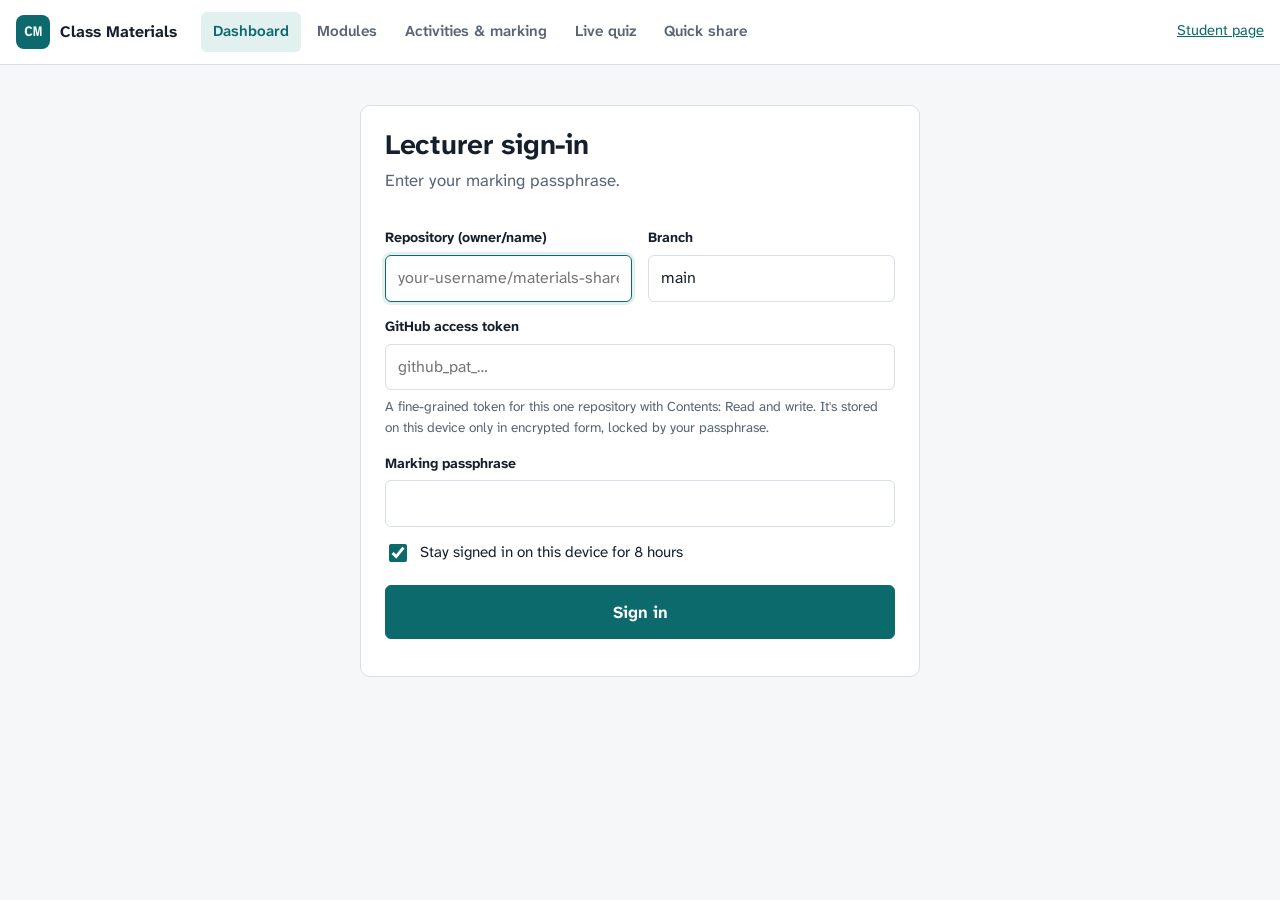
<file: dashboard.html>
<!doctype html>
<html lang="en">
<head>
<meta charset="utf-8">
<meta name="viewport" content="width=device-width,initial-scale=1">
<meta name="robots" content="noindex">
<meta http-equiv="Content-Security-Policy" content="script-src 'self' 'unsafe-inline'; object-src 'none'; base-uri 'none'">
<title>Dashboard</title>
<link rel="preconnect" href="https://fonts.googleapis.com">
<link rel="preconnect" href="https://fonts.gstatic.com" crossorigin>
<link rel="stylesheet" href="https://fonts.googleapis.com/css2?family=Atkinson+Hyperlegible+Mono:wght@500;700&family=Atkinson+Hyperlegible+Next:wght@400;700&display=swap">
<link rel="stylesheet" href="style.css">
</head>
<body>
<header id="ltop"></header>
<main class="wrap wide">
  <div id="app" hidden>
    <div class="row" style="align-items:center;margin-bottom:18px">
      <h1 style="margin:0">Dashboard</h1>
      <div class="actions">
        <a class="btn small" href="modules.html#new">New module</a>
        <a class="btn ghost small" href="review.html">New activity</a>
        <a class="btn ghost small" href="admin.html">Quick share</a>
      </div>
    </div>

    <div class="stat-row">
      <div class="card">
        <h2>Needs your attention</h2>
        <div id="todo"><p class="muted">Checking submissions…</p></div>
      </div>
      <div class="card">
        <h2>Coming up in the next two weeks</h2>
        <div id="soon"></div>
      </div>
    </div>

    <h2 style="margin:10px 0 12px">Your modules</h2>
    <div class="stat-row" id="mods"></div>
  </div>
</main>

<script src="config.js"></script>
<script src="shared.js"></script>
<script src="gh.js"></script>
<script src="lecturer.js"></script>
<script>
(function () {
  "use strict";
  const $ = (id) => document.getElementById(id);
  const el = Lecturer.el;
  const KIND = { material: "Material", worksheet: "Worksheet", answer: "Answers", activity: "Activity" };
  const plural = (n, w) => `${n} ${w}${n === 1 ? "" : "s"}`;
  document.title = "Dashboard · " + SITE.name;

  function todoRow(title, detail, href, label) {
    return el("div", { class: "todo" }, el("div", {}, el("b", { text: title }), el("span", { class: "muted", text: detail })),
      el("a", { class: "btn small", href, text: label }));
  }

  function moduleCards(ix) {
    const box = $("mods");
    box.textContent = "";
    if (!ix.modules.length) {
      box.append(el("div", { class: "card empty" }, el("b", { text: "No modules yet" }),
        "Create one for each course you teach. Students then use one code for the whole semester. ",
        el("a", { href: "modules.html#new", text: "Create a module" })));
      return;
    }
    for (const m of ix.modules) {
      const cw = MS.currentWeek(m.start, m.weeks.length);
      const pub = m.items.filter((i) => i.status === "published" || (i.status === "scheduled" && Date.parse(i.at) <= Date.now())).length;
      const sched = m.items.filter((i) => i.status === "scheduled" && Date.parse(i.at) > Date.now()).length;
      const drafts = m.items.filter((i) => i.status === "draft").length;
      const acts = m.items.filter((i) => i.kind === "activity").length;
      const num = (n, label) => el("span", {}, el("b", { text: String(n) }), label);
      const code = el("span", { class: "code-sm" });
      MS.tiles(code, m.code);
      box.append(el("div", { class: "card mod-card" },
        el("p", { class: "muted", style: "margin:0", text: m.short + (cw ? `, week ${cw} of ${m.weeks.length}` : "") }),
        el("h2", { text: m.title }),
        el("div", { class: "nums" }, num(pub, "published"), num(sched, "scheduled"), num(drafts, "drafts"), num(acts, "activities")),
        el("p", { class: "muted", style: "margin:0 0 14px" }, "Student code ", code),
        el("div", { class: "actions" },
          el("a", { class: "btn small", href: "modules.html#" + m.id, text: "Open module" }),
          el("button", { class: "btn ghost small", text: "Show code", onclick: () => Lecturer.present({ title: `${m.short}: ${m.title}`, code: m.code,
            sub: "to get this module's materials, worksheets and activities all semester." }) }))));
    }
  }

  function comingUp(ix) {
    const box = $("soon");
    box.textContent = "";
    const now = Date.now(), end = now + 14 * 864e5;
    const rows = [];
    const modOf = new Map();
    for (const m of ix.modules) for (const i of m.items) if (i.activity) modOf.set(i.activity.id, m.short);
    for (const a of ix.activities) {
      const t = Date.parse(a.deadline || "");
      if (t >= now && t <= end && !a.closed) rows.push({ t, title: [a.module || modOf.get(a.id), a.title].filter(Boolean).join(": "), what: "Deadline", href: "review.html#a=" + a.id });
    }
    for (const m of ix.modules) for (const i of m.items) {
      const t = Date.parse(i.at || "");
      if (i.status === "scheduled" && t >= now && t <= end) rows.push({ t, title: `${m.short} week ${i.week}: ${i.title}`, what: `${KIND[i.kind]} opens`, href: "modules.html#" + m.id });
    }
    rows.sort((x, y) => x.t - y.t);
    if (!rows.length) { box.append(el("p", { class: "muted", text: "No deadlines or scheduled releases in the next two weeks." })); return; }
    for (const r of rows) box.append(todoRow(r.title, `${r.what} ${MS.fmtDate(new Date(r.t).toISOString())}`, r.href, "Open"));
  }

  async function attention(L, ix) {
    const box = $("todo");
    const rows = [];
    for (const m of ix.modules) {
      const d = m.items.filter((i) => i.status === "draft").length;
      if (d) rows.push(todoRow(`${m.short}: ${plural(d, "draft item")}`, "Not visible to students until you publish them.", "modules.html#" + m.id, "Open"));
    }
    if (L.SVC) {
      const open = ix.activities.filter((a) => !a.closed || Date.now() - Date.parse(a.created) < 60 * 864e5);
      const results = await Promise.all(open.map(async (a) => {
        try { return { a, j: await (await L.svc("GET", `/admin/list?a=${a.id}`)).json() }; }
        catch (e) { return { a, err: e }; }
      }));
      for (const { a, j, err } of results) {
        if (err) continue;
        const drafted = new Map(j.drafts.map((d) => [d.r, d]));
        const fresh = j.subs.filter((s) => !drafted.has(s.r)).length;
        const ai = j.drafts.filter((d) => d.ai && !d.rel).length;
        const own = j.drafts.filter((d) => !d.ai && !d.rel).length;
        const bits = [fresh && plural(fresh, "new submission"), ai && plural(ai, "AI draft") + " to check", own && plural(own, "draft") + " not released"].filter(Boolean);
        if (bits.length) rows.push(todoRow([a.module, a.title].filter(Boolean).join(": "), bits.join(", ") + ".", "review.html#a=" + a.id, "Review"));
      }
    }
    box.textContent = "";
    if (!rows.length) box.append(el("p", { class: "muted", text: "You're up to date. Nothing waiting for feedback or publishing." }));
    else box.append(...rows);
  }

  Lecturer.ready("dashboard").then(async (L) => {
    let ix;
    try { ix = await L.loadIndex(); }
    catch (e) { document.querySelector("main").prepend(el("p", { class: "err", text: e.message })); return; }
    $("app").hidden = false;
    moduleCards(ix);
    comingUp(ix);
    attention(L, ix);
  });
})();
</script>
</body>
</html>
</file>
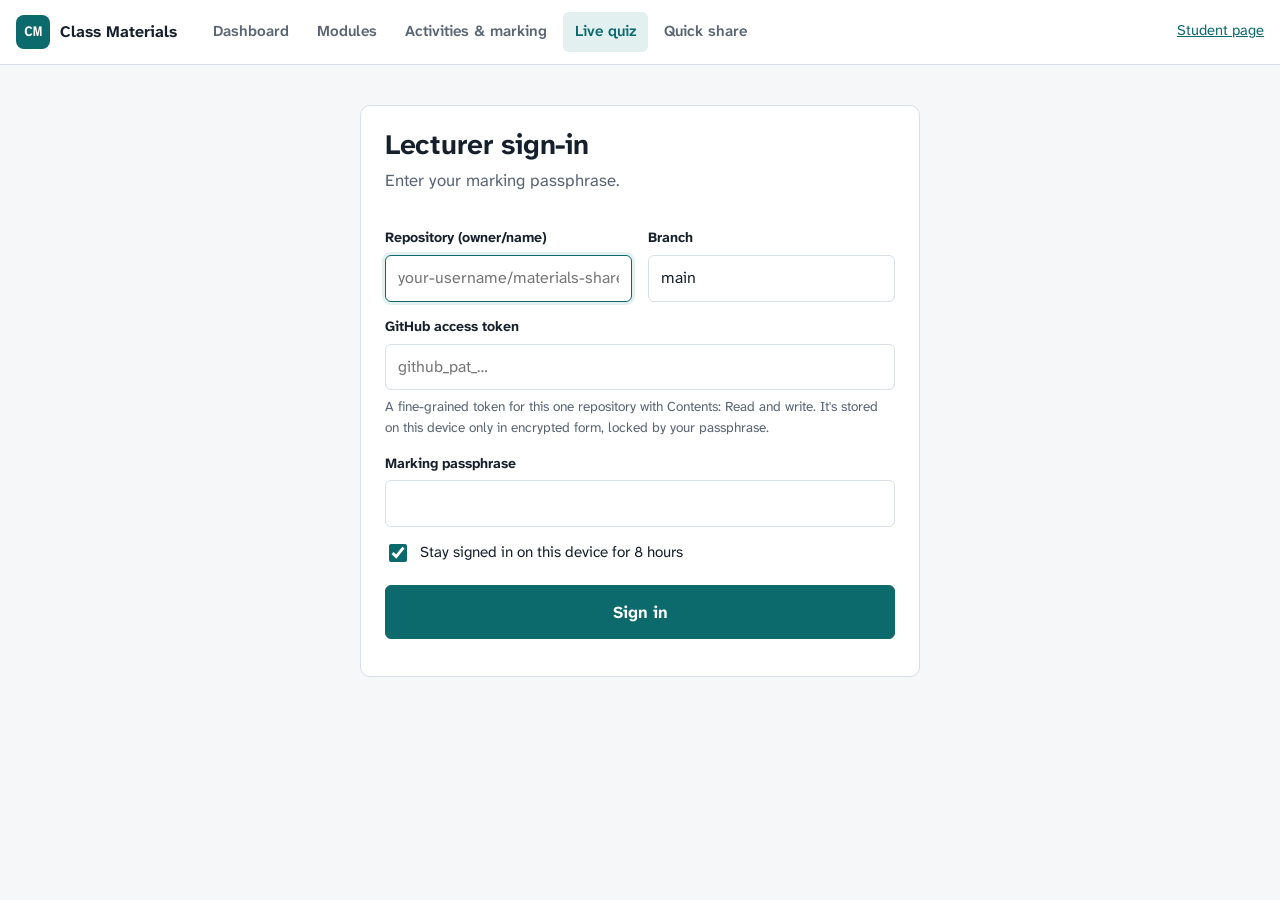
<file: live.html>
<!doctype html>
<html lang="en">
<head>
<meta charset="utf-8">
<meta name="viewport" content="width=device-width,initial-scale=1">
<meta name="robots" content="noindex">
<meta http-equiv="Content-Security-Policy" content="script-src 'self' 'unsafe-inline'; object-src 'none'; base-uri 'none'">
<title>Live quiz</title>
<link rel="preconnect" href="https://fonts.googleapis.com">
<link rel="preconnect" href="https://fonts.gstatic.com" crossorigin>
<link rel="stylesheet" href="https://fonts.googleapis.com/css2?family=Atkinson+Hyperlegible+Mono:wght@500;700&family=Atkinson+Hyperlegible+Next:wght@400;700&display=swap">
<link rel="stylesheet" href="style.css">
</head>
<body>
<header id="ltop"></header>
<main class="wrap">
  <div id="app" hidden>
    <h1 style="margin:0 0 6px">Live quiz</h1>
    <p class="muted" style="margin-top:0">Play a quiz together in class: questions on the projector, students answer on their phones, fastest correct answers score most.</p>
    <form class="card" id="setup">
      <h2>Choose the questions</h2>
      <label for="src">Questions from</label>
      <select id="src"></select>
      <div id="fileBox" hidden>
        <label for="qFile">Quiz file (Word, PDF or text)</label>
        <input id="qFile" type="file" accept=".docx,.pdf,.txt,.md,.text">
        <p class="hint">Same format as quiz activities. <a href="templates/Quiz_Template.docx" download>Download the Word template</a></p>
        <label for="qText">Questions (you can edit them here)</label>
        <textarea id="qText" class="mono" style="min-height:180px"></textarea>
      </div>
      <p id="qInfo" class="muted"></p>
      <div class="grid">
        <div><label for="gTitle">Game title</label><input id="gTitle" maxlength="120" placeholder="Week 5 networking"></div>
        <div><label for="gMod">Module code</label><input id="gMod" maxlength="40" placeholder="QHO444 or COM106"><p class="hint" id="gModHint"></p></div>
        <div><label for="secs">Time per question</label>
          <select id="secs"><option value="10">10 seconds</option><option value="20" selected>20 seconds</option><option value="30">30 seconds</option><option value="45">45 seconds</option><option value="60">1 minute</option><option value="90">90 seconds</option></select></div>
      </div>
      <p class="actions" style="margin-top:16px"><button class="btn" id="startBtn">Open the game</button></p>
      <p id="setupMsg" class="muted"></p>
      <p class="hint">Scores and nicknames are kept for a day so you can download the results, then deleted automatically. Nothing here changes your activities or submissions.</p>
    </form>
  </div>
</main>

<section id="stage" class="live-stage" hidden aria-live="polite">
  <div class="ls-top">
    <span id="sTitle" class="ls-title"></span>
    <span id="sProg" class="ls-prog"></span>
    <span class="ls-pin">PIN <b id="sPin"></b></span>
  </div>
  <div id="sBody" class="ls-body"></div>
  <div id="flagToast" class="ls-toast" role="status" hidden></div>
  <div id="flagPanel" class="ls-flags" hidden>
    <div class="row" style="align-items:center"><h2 style="margin:0">Integrity alerts</h2><button class="btn ghost small" id="flagClose">Close</button></div>
    <p class="muted">Copying a question, pasting into an answer, right-clicking or leaving the game while a question was open. These are signals, not proof. This panel is on your screen: close it before projecting if you prefer.</p>
    <div id="flagList"></div>
  </div>
  <div class="ls-bar">
    <span id="sStatus" class="ls-status"></span>
    <span class="actions">
      <button class="btn ghost" id="sFlags" hidden title="Integrity alerts: only shown when you open this panel"></button>
      <button class="btn ghost" id="sCsv" hidden>Download results (CSV)</button>
      <button class="btn ghost" id="sEnd">End game</button>
      <button class="btn" id="sNext">Start</button>
    </span>
  </div>
</section>

<script src="config.js"></script>
<script src="shared.js"></script>
<script src="quiz.js"></script>
<script src="integrity.js"></script>
<script src="gh.js"></script>
<script src="lecturer.js"></script>
<script>
(() => {
  "use strict";
  const $ = (id) => document.getElementById(id);
  const el = Lecturer.el, say = Lecturer.say;
  const SHAPES = ["▲", "◆", "●", "■", "★", "⬟", "⬢", "✚"];
  let L = null, index = null, pin = "", st = null, timer = 0, autoRevealed = -1, busyGo = false;

  const MAMMOTH = "vendor/mammoth.browser.min.js", PDFJS = "vendor/pdf.min.js", PDFJS_WORKER = "vendor/pdf.worker.min.js";
  const loaded = new Map();
  const loadScript = (src) => {
    if (!loaded.has(src)) loaded.set(src, new Promise((ok, bad) => { const s = document.createElement("script"); s.src = src; s.onload = ok; s.onerror = () => bad(new Error("couldn't load " + src)); document.head.append(s); }));
    return loaded.get(src);
  };
  const loaders = { mammoth: () => loadScript(MAMMOTH), pdf: async () => { await loadScript(PDFJS); pdfjsLib.GlobalWorkerOptions.workerSrc = PDFJS_WORKER; } };

  function chosen() {
    const v = $("src").value;
    if (v === "file") return Quiz.parseQuiz($("qText").value);
    const a = (index.activities || []).find((x) => x.id === v);
    return { questions: (a && a.quiz && a.quiz.q) || [], problems: [], title: a ? a.title : "", module: a ? a.module : "" };
  }
  function modHint() {
    $("gModHint").textContent = "Student numbers: " + MS.sidRule($("gMod").value).text + ".";
  }
  function info() {
    const p = chosen();
    $("fileBox").hidden = $("src").value !== "file";
    if ($("src").value !== "file" && p.title && !$("gTitle").dataset.typed) $("gTitle").value = p.title;
    if ($("src").value !== "file" && !$("gMod").dataset.typed) $("gMod").value = p.module || "";
    modHint();
    $("qInfo").className = p.problems.length ? "err" : "muted";
    $("qInfo").textContent = p.problems.length ? `${p.problems.length} question(s) need fixing first: ` + p.problems.map((x) => `Q${x.n}: ${x.msg}`).join("; ")
      : p.questions.length ? `${p.questions.length} question${p.questions.length === 1 ? "" : "s"} ready.` : "";
  }

  Lecturer.ready("live").then(async (l) => {
    L = l;
    $("app").hidden = false;
    try { index = await L.loadIndex(); } catch { index = { activities: [] }; }
    const quizzes = (index.activities || []).filter((a) => a.type === "quiz" && a.quiz && a.quiz.q);
    for (const a of quizzes) $("src").append(el("option", { value: a.id, text: `Quiz activity: ${a.title}` + (a.module ? ` (${a.module})` : "") }));
    $("src").append(el("option", { value: "file", text: "Upload a quiz file or type questions" }));
    $("src").onchange = info;
    $("gTitle").oninput = () => { $("gTitle").dataset.typed = "1"; };
    $("gMod").oninput = () => { $("gMod").dataset.typed = "1"; modHint(); };
    $("qText").oninput = info;
    $("qFile").onchange = async () => {
      const f = $("qFile").files[0];
      if (!f) return;
      say($("qInfo"), "Reading " + f.name + "…");
      try { $("qText").value = (await Quiz.readQuizFile(f, loaders)).trim(); if (!$("gTitle").value) $("gTitle").value = f.name.replace(/\.[^.]+$/, "").replace(/[_-]+/g, " "); info(); }
      catch (e) { say($("qInfo"), "Couldn't read that file: " + (e.message || e.name), "err"); }
    };
    info();
    try { const saved = sessionStorage.getItem("ms-live-pin"); if (saved) { pin = saved; enterStage(); } } catch {}
  });

  $("setup").onsubmit = (ev) => {
    ev.preventDefault();
    Lecturer.busy($("startBtn"), "Opening…", async () => {
      const p = chosen();
      if (p.problems.length) return say($("setupMsg"), "Fix the questions listed above first.", "err");
      if (!p.questions.length) return say($("setupMsg"), "Choose a quiz activity, or add questions.", "err");
      try {
        const qs = p.questions.map((q) => ({ t: q.t, text: q.text, options: q.options, blanks: q.blanks, p: q.p, a: q.a }));
        const r = await (await L.svc("POST", "/admin/live/start", JSON.stringify({ title: $("gTitle").value.trim() || "Live quiz", mod: $("gMod").value.trim(), secs: Number($("secs").value), qs }))).json();
        pin = r.pin;
        try { sessionStorage.setItem("ms-live-pin", pin); } catch {}
        enterStage();
      } catch (e) {
        say($("setupMsg"), e.message || e.name, "err");
      }
    });
  };

  // ---------- the stage (projector view)
  function enterStage() {
    $("stage").hidden = false;
    document.body.classList.add("staging");
    $("sPin").textContent = pin;
    poll();
  }
  function leaveStage() {
    clearTimeout(timer);
    try { sessionStorage.removeItem("ms-live-pin"); } catch {}
    pin = ""; st = null;
    $("stage").hidden = true;
    document.body.classList.remove("staging");
  }
  async function poll() {
    clearTimeout(timer);
    if (!pin) return;
    try {
      st = await (await L.svc("GET", `/admin/live/state?pin=${pin}`)).json();
      render();
      // close the question automatically when time is up or everyone has answered
      if (st.phase === "question" && autoRevealed !== st.qi && (st.endsIn <= 0 || (st.players.length && st.answered >= st.players.length))) {
        autoRevealed = st.qi;
        await go("reveal");
        return;
      }
    } catch (e) {
      $("sStatus").textContent = e.status === 404 ? "This game has ended." : "Reconnecting…";
      if (e.status === 404) { setTimeout(leaveStage, 1500); return; }
    }
    timer = setTimeout(poll, st && st.phase === "question" ? 700 : 1200);
  }
  async function go(action, extra) {
    if (busyGo) return;
    busyGo = true;
    try { await L.svc("POST", `/admin/live/go?pin=${pin}`, JSON.stringify({ action, ...(extra || {}) })); }
    catch (e) { $("sStatus").textContent = e.message || e.name; }
    finally { busyGo = false; }
    poll();
  }
  $("sNext").onclick = () => {
    if (!st) return;
    if (st.phase === "question") go("reveal");
    else if (st.phase === "reveal") go("next");
    else if (st.phase === "end") leaveStage();
    else go("next");
  };
  $("sEnd").onclick = () => {
    if (!st) return leaveStage();
    if (st.phase === "end") return leaveStage();
    if (confirm("End the game now? Students will see the final scores.")) go("end");
  };
  document.addEventListener("keydown", (e) => {
    if ($("stage").hidden || e.target.closest("input,textarea,select")) return;
    if (e.key === " " || e.key === "ArrowRight" || e.key === "Enter") { e.preventDefault(); $("sNext").click(); }
  });
  const KIND = { copy: "tried to copy the question", paste: "pasted into the answer", menu: "right-clicked the question", away: "left the game" };
  $("sFlags").onclick = () => { $("flagPanel").hidden = !$("flagPanel").hidden; renderFlags(); };
  $("flagClose").onclick = () => { $("flagPanel").hidden = true; };
  let seenFlags = -1, toastTimer = 0;
  function renderFlags() {
    if (st && st.flags === undefined) {
      $("sFlags").hidden = false;
      $("sFlags").textContent = "⚑ ?";
      $("sFlags").title = "Integrity alerts need the latest worker.js deployed in Cloudflare (materials-api → Edit code → Deploy).";
      return;
    }
    const flags = (st && st.flags) || [];
    const total = flags.reduce((n, f) => n + f.n, 0);
    $("sFlags").hidden = !total;
    $("sFlags").textContent = "⚑ " + total;
    $("sFlags").title = "Integrity alerts: only shown when you open this panel";
    if (seenFlags >= 0 && total > seenFlags) {
      const t = $("flagToast");
      t.textContent = `⚑ New integrity alert (${total} in total). Click ⚑ ${total} below to see who and when.`;
      t.hidden = false;
      clearTimeout(toastTimer);
      toastTimer = setTimeout(() => { t.hidden = true; }, 7000);
    }
    seenFlags = total;
    if ($("flagPanel").hidden) return;
    const box = $("flagList");
    box.textContent = "";
    if (!flags.length) { box.append(el("p", { class: "muted", text: "No alerts." })); return; }
    const t = el("table", { class: "qtable" });
    t.innerHTML = "<tr><th>Student</th><th>Question</th><th>What happened</th><th>When</th></tr>";
    const time = (v) => new Date(v).toLocaleTimeString([], { hour: "2-digit", minute: "2-digit", second: "2-digit" });
    for (const f of flags) {
      const tr = document.createElement("tr");
      const who = el("td", {}, el("div", { text: f.name }), el("div", { class: "muted mono", text: f.sid || "" }));
      tr.append(who, el("td", { text: "Q" + (f.qi + 1) }),
        el("td", { text: KIND[f.k] + (f.n > 1 ? ` ${f.n}×` : "") + (f.k === "away" && f.ms ? ` (${Math.round(f.ms / 1000)} s)` : "") }),
        el("td", { text: f.n > 1 && f.first !== f.t ? `${time(f.first)}–${time(f.t)}` : time(f.t) }));
      t.append(tr);
    }
    box.append(t);
  }

  $("sCsv").onclick = async () => {
    try {
      const r = await (await L.svc("GET", `/admin/live/results?pin=${pin}`)).json();
      const esc = (v) => { const t = String(v == null ? "" : v); const safe = /^[=+\-@\t\r]/.test(t) ? "'" + t : t; return /[",\n]/.test(safe) ? `"${safe.replace(/"/g, '""')}"` : safe; };
      const head = ["Rank", "Name", "Student number", "Score", "Correct", "Integrity alerts", "Alert details", ...Array.from({ length: r.total }, (_, i) => `Q${i + 1} points`)];
      const rows = r.players.map((p, k) => {
        const mine = r.answers.filter((a) => a.pid === p.pid);
        const fl = (r.flags || []).filter((f) => f.pid === p.pid);
        const detail = fl.map((f) => `${new Date(f.t).toLocaleTimeString()} Q${f.qi + 1} ${KIND[f.k]}` + (f.k === "away" && f.ms ? ` ${Math.round(f.ms / 1000)}s` : "")).join("; ");
        return [k + 1, p.name, p.sid || "", p.score, mine.filter((a) => a.ok).length, fl.length, detail, ...Array.from({ length: r.total }, (_, i) => { const a = mine.find((x) => x.qi === i); return a ? a.pts : ""; })];
      });
      const csv = [head, ...rows].map((row) => row.map(esc).join(",")).join("\r\n");
      const a = document.createElement("a");
      a.href = URL.createObjectURL(new Blob(["﻿" + csv], { type: "text/csv" }));
      a.download = (r.title || "live-quiz").replace(/[^\w -]+/g, "").trim().replace(/\s+/g, "_") + "_results.csv";
      a.click();
    } catch (e) { $("sStatus").textContent = e.message || e.name; }
  };

  function render() {
    renderFlags();
    const b = $("sBody");
    b.textContent = "";
    $("sTitle").textContent = st.title;
    $("sProg").textContent = st.qi >= 0 && st.phase !== "end" ? `Question ${st.qi + 1} of ${st.total}` : `${st.total} questions`;
    $("sCsv").hidden = st.phase !== "end";
    $("sEnd").textContent = st.phase === "end" ? "Close" : "End game";
    const n = st.players.length;
    if (st.phase === "lobby") {
      $("sNext").textContent = "Start ▶";
      $("sNext").disabled = !n;
      $("sStatus").textContent = `${n} player${n === 1 ? "" : "s"} joined`;
      const join = el("div", { class: "ls-join" },
        el("p", { class: "ls-step", text: "Go to" }), el("div", { class: "ls-url", text: Lecturer.siteHost + "/play.html" }),
        el("p", { class: "ls-step", text: "and enter the game PIN" }), el("div", { class: "ls-bigpin", text: pin.slice(0, 3) + " " + pin.slice(3) }));
      const names = el("div", { class: "ls-names" });
      for (const p of st.players) names.append(el("button", { class: "ls-name", type: "button", title: `Remove ${p.name} (${p.sid || ""})`, text: p.name, onclick: () => { if (confirm(`Remove ${p.name} from the game?`)) go("kick", { pid: p.pid }); } }));
      if (!n) names.append(el("p", { class: "muted", text: "Waiting for students… (click a name to remove it)" }));
      b.append(join, names);
      return;
    }
    $("sNext").disabled = false;
    if (st.phase === "end") {
      $("sNext").textContent = "Finish";
      $("sStatus").textContent = `${n} student${n === 1 ? "" : "s"}`;
      b.append(el("h2", { class: "ls-q", text: "Final results" }), podium(st.players.slice(0, 3)));
      const full = el("div", { id: "finalTable" });
      b.append(full);
      finalTable(full);
      return;
    }
    const q = st.question;
    if (st.phase === "board") {
      $("sNext").textContent = st.qi + 1 < st.total ? "Next question ▶" : "Final results ▶";
      $("sStatus").textContent = "Leaderboard";
      b.append(el("h2", { class: "ls-q", text: "Leaderboard" }), boardList(st.players.slice(0, 5), 1));
      return;
    }
    const reveal = st.phase === "reveal";
    $("sNext").textContent = reveal ? (st.qi + 1 < st.total ? "Next question ▶" : "Final results ▶") : "Show answers";
    $("sStatus").textContent = reveal ? `${st.right} of ${st.answered} correct` : `${st.answered} of ${n} answered`;
    const head = el("div", { class: "ls-qhead" });
    head.append(el("h2", { class: "ls-q", text: q.t === "blank" ? q.text.replace(/_{3,}/g, "_____") : q.text }));
    if (!reveal) head.append(el("div", { class: "ls-timer", text: String(Math.ceil(st.endsIn / 1000)) }));
    b.append(head);
    if (q.t === "multi" && !reveal) b.append(el("p", { class: "ls-hint", text: "Choose all that apply" }));
    const total = Math.max(1, st.answered);
    if (q.options) {
      const grid = el("div", { class: "ls-opts" });
      q.options.forEach((o, k) => {
        const right = q.correct.includes(k);
        const c = (st.counts && st.counts[k]) || 0;
        const tile = el("div", { class: "ls-opt c" + (k % 4) + (reveal ? (right ? " right" : " dim") : "") });
        tile.append(el("span", { class: "ls-shape", text: SHAPES[k] }), el("span", { class: "ls-otext", text: o }));
        if (reveal) {
          const bar = el("span", { class: "ls-count", text: `${c}${right ? " ✓" : ""}` });
          tile.append(bar);
          tile.style.setProperty("--fill", Math.round((100 * c) / total) + "%");
        }
        grid.append(tile);
      });
      b.append(grid);
    } else if (reveal) {
      b.append(el("p", { class: "ls-answer", text: "Answer: " + q.correct.join("; ") }));
      const common = Object.entries(st.counts || {}).sort((x, y) => y[1] - x[1]).slice(0, 6);
      const list = el("div", { class: "ls-names" });
      for (const [k, v] of common) list.append(el("span", { class: "ls-name", text: `${k} (${v})` }));
      b.append(list);
    } else {
      b.append(el("p", { class: "ls-hint", text: "Type your answer on your phone" }));
    }
    if (reveal) {
      b.append(el("h3", { class: "ls-sub", text: "Leaderboard" }), boardList(st.players.slice(0, 5), 1, true));
    }
  }
  let finalCache = null;
  async function finalTable(box) {
    try {
      if (!finalCache || finalCache.pin !== pin) finalCache = { pin, r: await (await L.svc("GET", `/admin/live/results?pin=${pin}`)).json() };
      const r = finalCache.r;
      const t = el("table", { class: "qtable ls-final" });
      t.innerHTML = "<tr><th>#</th><th>Name</th><th>Correct</th><th>Score</th>" + Array.from({ length: r.total }, (_, i) => `<th>Q${i + 1}</th>`).join("") + "</tr>";
      r.players.forEach((p, k) => {
        const mine = r.answers.filter((a) => a.pid === p.pid);
        const tr = document.createElement("tr");
        tr.append(el("td", { text: String(k + 1) }), el("td", { text: p.name }), el("td", { text: `${mine.filter((a) => a.ok).length} / ${r.total}` }), el("td", { text: String(p.score) }));
        for (let i = 0; i < r.total; i++) { const a = mine.find((x) => x.qi === i); tr.append(el("td", { class: a ? (a.ok ? "ok" : a.pts ? "" : "err") : "muted", text: a ? String(a.pts) : "–" })); }
        t.append(tr);
      });
      box.textContent = "";
      box.append(el("h3", { class: "ls-sub", text: "All scores (points per question)" }), t);
    } catch (e) { box.textContent = e.message || e.name; }
  }
  function podium(top) {
    const box = el("div", { class: "ls-podium" });
    const order = [1, 0, 2];
    for (const k of order) {
      const p = top[k];
      if (!p) continue;
      box.append(el("div", { class: "ls-step p" + (k + 1) }, el("div", { class: "ls-pname", text: p.name }), el("div", { class: "ls-pscore", text: p.score + " pts" }), el("div", { class: "ls-block", text: String(k + 1) })));
    }
    return box;
  }
  function boardList(list, from, gains) {
    const ol = el("ol", { class: "ls-board", start: String(from) });
    for (const p of list) {
      const li = el("li", {}, el("span", { text: p.name }));
      if (gains) li.append(el("em", { class: "ls-gain" + (p.gain ? "" : " none"), text: p.gain ? "+" + p.gain : "+0" }));
      li.append(el("b", { text: String(p.score) }));
      ol.append(li);
    }
    return ol;
  }
})();
</script>
</body>
</html>
</file>
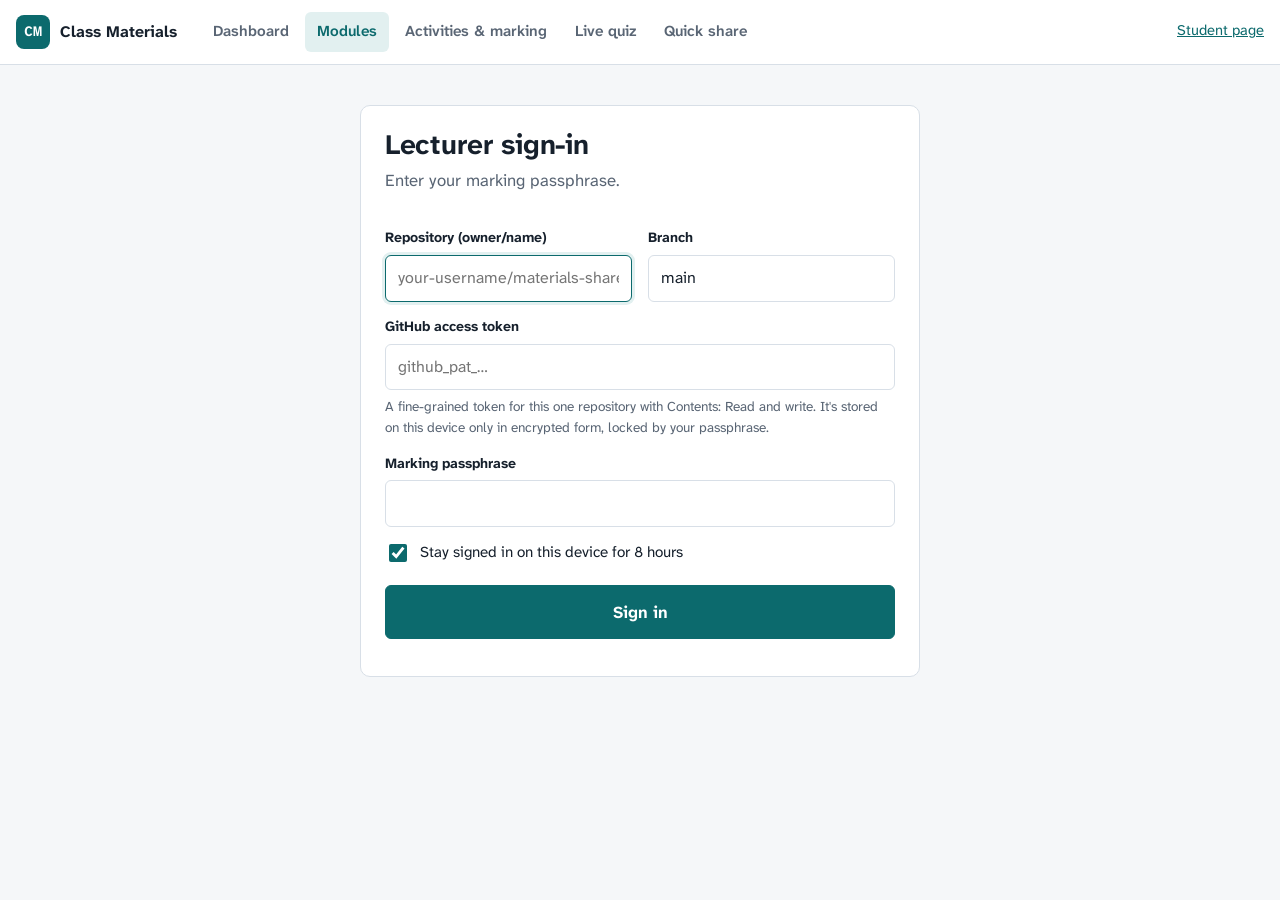
<file: modules.html>
<!doctype html>
<html lang="en">
<head>
<meta charset="utf-8">
<meta name="viewport" content="width=device-width,initial-scale=1">
<meta name="robots" content="noindex">
<meta http-equiv="Content-Security-Policy" content="script-src 'self' 'unsafe-inline'; object-src 'none'; base-uri 'none'">
<title>Modules</title>
<link rel="preconnect" href="https://fonts.googleapis.com">
<link rel="preconnect" href="https://fonts.gstatic.com" crossorigin>
<link rel="stylesheet" href="https://fonts.googleapis.com/css2?family=Atkinson+Hyperlegible+Mono:wght@500;700&family=Atkinson+Hyperlegible+Next:wght@400;700&display=swap">
<link rel="stylesheet" href="style.css">
</head>
<body>
<header id="ltop"></header>
<main class="wrap wide">
  <div id="app" class="shell" hidden>
    <aside class="side">
      <div class="card">
        <div class="row" style="align-items:center"><h2 style="margin:0">Modules</h2><button class="btn small" id="newMod">New module</button></div>
        <div id="mods" class="acts"></div>
      </div>
    </aside>

    <div class="main">
      <div class="card" id="empty">
        <div class="empty"><b>Choose a module</b>Pick one on the left, or create a module for each course you teach.</div>
        <p id="delMsg" role="status" style="margin:10px 0 0;text-align:center"></p>
      </div>

      <!-- create / edit module -->
      <div class="card" id="modForm" hidden>
        <h2 id="modFormTitle">New module</h2>
        <form id="mf">
          <div class="grid">
            <div><label for="mShort">Module code</label><input id="mShort" maxlength="20" required placeholder="QHO444"></div>
            <div><label for="mTitle">Module name</label><input id="mTitle" maxlength="120" required placeholder="Problem Solving through Programming"></div>
            <div><label for="mStart">Week 1 starts (optional)</label><input id="mStart" type="date"><p class="hint">Used to open the current week automatically for students.</p></div>
            <div><label for="mWeeks">Number of weeks</label><input id="mWeeks" type="number" min="1" max="52" value="12" required></div>
          </div>
          <label for="mWeekTitles">Week titles (optional, one per line)</label>
          <textarea id="mWeekTitles" placeholder="Welcome and setting up&#10;Variables, input and output&#10;Selection: if, elif, else"></textarea>
          <p class="actions" style="margin-top:14px">
            <button class="btn" id="mSave">Create module</button>
            <button class="btn ghost" type="button" id="mCancel">Cancel</button>
          </p>
          <p class="muted" id="mMsg"></p>
        </form>
      </div>

      <!-- one module -->
      <div id="modView" hidden>
        <div class="card">
          <div class="row">
            <div>
              <p class="muted" id="vShort" style="margin:0"></p>
              <h1 id="vTitle" style="margin:0"></h1>
              <p class="muted" id="vMeta" style="margin:4px 0 0"></p>
            </div>
            <div class="actions">
              <button class="btn ghost small" id="vShow">Show code</button>
              <a class="btn ghost small" id="vStudent" target="_blank" rel="noopener">Student view</a>
              <button class="btn ghost small" id="vEdit">Edit module</button>
              <button class="btn danger small" id="vDel">Delete module</button>
            </div>
          </div>
          <div class="row" style="align-items:center;margin-top:14px">
            <p style="margin:0" class="muted">Student code <span class="code-sm" id="vCode"></span></p>
            <input id="vSearch" type="search" placeholder="Search this module" style="max-width:280px">
          </div>
          <p class="muted" id="vSave" aria-live="polite" style="margin:10px 0 0"></p>
        </div>
        <div id="weeks"></div>
      </div>
    </div>
  </div>
</main>

<!-- item editor -->
<dialog id="dlg">
  <form method="dialog" id="df">
    <h2 id="dTitleH">Edit item</h2>
    <div id="dActivityPick" hidden>
      <label for="dAct">Activity</label>
      <select id="dAct"></select>
      <p class="hint">Create activities on the <a href="review.html">Activities &amp; marking</a> page first.</p>
    </div>
    <div id="dFileFields">
      <label for="dName">Title</label>
      <input id="dName" maxlength="160">
      <div class="grid">
        <div><label for="dKind">Type</label>
          <select id="dKind"><option value="material">Material</option><option value="worksheet">Worksheet</option><option value="answer">Answers</option></select></div>
        <div><label for="dWeek">Week</label><select id="dWeek"></select></div>
      </div>
      <label for="dNote">Note for students (optional)</label>
      <textarea id="dNote" style="min-height:70px" maxlength="1000"></textarea>
      <label>Files</label>
      <div id="dFiles"></div>
      <input id="dAdd" type="file" multiple>
    </div>
    <fieldset class="vis">
      <legend>Who can see it</legend>
      <label class="check"><input type="radio" name="vis" value="draft"> Draft: only you</label>
      <label class="check"><input type="radio" name="vis" value="published"> Published: students can open it now</label>
      <label class="check"><input type="radio" name="vis" value="scheduled" id="dSched"> Scheduled: opens at</label>
      <input id="dAt" type="datetime-local" style="max-width:260px;margin-left:28px">
      <p class="hint" id="dSchedHint"></p>
    </fieldset>
    <p class="actions" style="margin-top:16px">
      <button class="btn" value="save" id="dSave">Save</button>
      <button class="btn ghost" value="cancel" formnovalidate>Cancel</button>
    </p>
    <p class="err" id="dMsg"></p>
  </form>
</dialog>

<script src="config.js"></script>
<script src="shared.js"></script>
<script src="gh.js"></script>
<script src="lecturer.js"></script>
<script>
(function () {
  "use strict";
  const $ = (id) => document.getElementById(id);
  const el = Lecturer.el;
  const KIND = { material: "Material", worksheet: "Worksheet", answer: "Answers", activity: "Activity" };
  const MAX_FILE = 50 * 1024 * 1024;
  let L = null, ix = null, M = null, editing = null, open = new Set();

  document.title = "Modules · " + SITE.name;

  // ---------- helpers
  const now = () => new Date().toISOString();
  const weekTitle = (w) => `Week ${w.n}` + (w.title ? `: ${w.title}` : "");
  const fmtDay = (d) => d.toLocaleDateString([], { day: "numeric", month: "short" });
  const guessKind = (n) => /answer|solution|model/i.test(n) ? "answer" : /worksheet|lab|exercise|task|practical|activity/i.test(n) ? "worksheet" : "material";
  const niceTitle = (n) => n.replace(/\.[^.]+$/, "").replace(/[_]+/g, " ").replace(/\s+/g, " ").trim() || n;
  const moduleKey = Lecturer.moduleKey;
  const released = Lecturer.released;

  // ---------- saving: every change is one commit, queued so they never overlap
  let chain = Promise.resolve();
  function save(message, extra = [], after) {
    const m = M;
    const job = async () => {
      Lecturer.say($("vSave"), "Saving…");
      try {
        const fresh = await L.loadIndex();
        const at = fresh.modules.findIndex((x) => x.id === m.id);
        if (at >= 0) fresh.modules[at] = m; else fresh.modules.unshift(m);
        ix = fresh;
        await L.gh.commit([...extra, ...(await Lecturer.moduleEntries(m)), await L.indexEntry(ix)], message);
        Lecturer.say($("vSave"), "Saved. Students see changes in about a minute.", "ok");
        $("vSave").dataset.saved = String(Number($("vSave").dataset.saved || 0) + 1);   // lets automated tests wait for this exact save
        if (after) after();
      } catch (e) {
        Lecturer.say($("vSave"), "Couldn't save: " + (e.message || e.name), "err");
        throw e;
      }
    };
    chain = chain.then(job, job);
    return chain;
  }

  async function setKey(item) {
    if (!L.SVC) return;
    if (item.status === "scheduled") {
      await L.svc("PUT", `/admin/key?id=${item.id}&at=${Date.parse(item.at)}`, MS.b64d(item.key));
    }
  }

  // ---------- module list
  function renderMods() {
    const box = $("mods");
    box.textContent = "";
    if (!ix.modules.length) {
      box.append(el("p", { class: "muted", style: "margin:8px 2px", text: "No modules yet." }));
      return;
    }
    for (const m of ix.modules) {
      const drafts = m.items.filter((i) => i.status === "draft").length;
      const b = el("button", { type: "button", class: "act" + (M && M.id === m.id ? " on" : "") },
        el("span", { class: "ttl", text: m.short }),
        drafts ? el("span", { class: "chip", text: `${drafts} draft${drafts === 1 ? "" : "s"}` }) : el("span"),
        el("span", { class: "sub", text: m.title }));
      b.onclick = () => openModule(m);
      box.append(b);
    }
  }

  function updateEmpty() {
    $("empty").hidden = !$("modForm").hidden || !$("modView").hidden;
  }

  // ---------- create / edit module
  let formMode = "new";
  $("newMod").onclick = () => {
    formMode = "new";
    $("mf").reset();
    $("mWeeks").value = 12;
    $("modFormTitle").textContent = "New module";
    $("mSave").textContent = "Create module";
    $("modForm").hidden = false;
    $("modView").hidden = true;
    updateEmpty();
    $("mShort").focus();
  };
  $("mCancel").onclick = () => { $("modForm").hidden = true; if (M) $("modView").hidden = false; updateEmpty(); };
  $("vEdit").onclick = () => {
    formMode = "edit";
    $("mShort").value = M.short;
    $("mTitle").value = M.title;
    $("mStart").value = M.start || "";
    $("mWeeks").value = M.weeks.length;
    $("mWeekTitles").value = M.weeks.map((w) => w.title || "").join("\n").replace(/\n+$/, "");
    $("modFormTitle").textContent = "Edit module";
    $("mSave").textContent = "Save changes";
    $("modForm").hidden = false;
    $("modView").hidden = true;
    updateEmpty();
  };

  $("mf").onsubmit = (ev) => {
    ev.preventDefault();
    Lecturer.busy($("mSave"), "Saving…", async () => {
      const count = Math.max(1, Math.min(52, Number($("mWeeks").value) || 12));
      const titles = $("mWeekTitles").value.split("\n").map((s) => s.trim());
      const weeks = Array.from({ length: count }, (_, k) => ({ n: k + 1, title: titles[k] || "" }));
      try {
        if (formMode === "new") {
          const code = MS.newCode();
          const d = await MS.derive(code, SITE.salt);
          M = { id: d.id, code, short: $("mShort").value.trim(), title: $("mTitle").value.trim(), start: $("mStart").value || "", weeks, items: [], created: now() };
        } else {
          const lost = M.items.filter((i) => i.week > count);
          if (lost.length && !confirm(`${lost.length} item(s) are in weeks after week ${count}. Move them to week ${count}?`)) return;
          lost.forEach((i) => (i.week = count));
          Object.assign(M, { short: $("mShort").value.trim(), title: $("mTitle").value.trim(), start: $("mStart").value || "", weeks });
        }
        await save(formMode === "new" ? `Add module ${M.short}` : `Update module ${M.short}`);
        $("modForm").hidden = true;
        renderMods();
        openModule(M, formMode === "new");
      } catch (e) {
        Lecturer.say($("mMsg"), e.message || e.name, "err");
      }
    });
  };

  // ---------- delete a module: its page and files go; activities stay on the Activities & marking page
  $("vDel").onclick = async () => {
    const m = M;
    const files = m.items.reduce((n, i) => n + (i.files || []).length, 0);
    const acts = m.items.filter((i) => i.activity).length;
    const ok = await Lecturer.confirmDelete({
      title: `Delete ${m.short}?`,
      word: m.short,
      button: "Delete module",
      lines: [
        `Removes the module page and all ${m.items.length} item${m.items.length === 1 ? "" : "s"} in it` + (files ? ` (${files} file${files === 1 ? "" : "s"}).` : "."),
        `Students' code ${MS.pretty(m.code)} stops working.`,
        acts ? `${acts} linked activit${acts === 1 ? "y is" : "ies are"} kept, with all submissions, on the Activities & marking page.` : "Activities and submissions are not affected.",
        "This can't be undone.",
      ],
    });
    if (!ok) return;
    const job = async () => {
      Lecturer.say($("vSave"), "Deleting…");
      try {
        const fresh = await L.loadIndex();
        const paths = new Set(await L.gh.listDir(`m/${m.id}`));
        fresh.modules = fresh.modules.filter((x) => x.id !== m.id);
        await L.gh.commit([...[...paths].map((path) => ({ path, remove: true })), await L.indexEntry(fresh)], `Delete module ${m.short}`);
        ix = fresh;
        if (L.SVC) for (const i of m.items) if (i.status === "scheduled") L.svc("DELETE", `/admin/key?id=${i.id}`).catch(() => {});
        M = null;
        history.replaceState(null, "", location.pathname + location.search);
        $("modView").hidden = true;
        renderMods();
        updateEmpty();
        Lecturer.say($("delMsg"), `Deleted ${m.short}.`, "ok");
      } catch (e) {
        Lecturer.say($("vSave"), "Couldn't delete: " + (e.message || e.name), "err");
      }
    };
    chain = chain.then(job, job);
    await chain;
  };

  // ---------- one module
  function openModule(m, fresh) {
    M = m;
    $("delMsg").textContent = "";
    history.replaceState(null, "", "#" + m.id);
    $("modForm").hidden = true;
    $("modView").hidden = false;
    updateEmpty();
    $("vShort").textContent = m.short;
    $("vTitle").textContent = m.title;
    const cw = MS.currentWeek(m.start, m.weeks.length);
    const counts = { pub: 0, draft: 0, sched: 0 };
    for (const i of m.items) counts[i.status === "draft" ? "draft" : i.status === "scheduled" && !released(i) ? "sched" : "pub"]++;
    $("vMeta").textContent = `${m.weeks.length} weeks` + (m.start ? `, week 1 starts ${MS.weekOf(m.start, 1).toLocaleDateString([], { dateStyle: "medium" })}` : "") +
      (cw ? `. It's week ${cw} now.` : ".") + ` ${counts.pub} published, ${counts.sched} scheduled, ${counts.draft} draft.`;
    MS.tiles($("vCode"), m.code);
    $("vStudent").href = "./#" + m.code;
    open = new Set([cw || 1]);
    m.items.filter((i) => i.status === "draft").forEach((i) => open.add(i.week));
    renderMods();
    renderWeeks();
    if (fresh) present();
  }

  function present() {
    Lecturer.present({ title: `${M.short}: ${M.title}`, code: M.code, fresh: true,
      sub: "to get this module's materials, worksheets and activities all semester." });
  }
  $("vShow").onclick = () => Lecturer.present({ title: `${M.short}: ${M.title}`, code: M.code,
    sub: "to get this module's materials, worksheets and activities all semester." });

  $("vSearch").oninput = () => renderWeeks();

  function statusChip(i) {
    if (i.status === "draft") return el("span", { class: "chip", text: "Draft" });
    if (i.status === "scheduled" && !released(i)) return el("span", { class: "chip partly", text: "Opens " + MS.fmtDate(i.at) });
    return el("span", { class: "chip met", text: "Published" });
  }

  function itemsOf(n) {
    return M.items.filter((i) => i.week === n).sort((a, b) => (a.order ?? 0) - (b.order ?? 0));
  }
  function renumber(n) { itemsOf(n).forEach((i, k) => (i.order = k)); }

  function renderWeeks() {
    const box = $("weeks");
    box.textContent = "";
    const q = $("vSearch").value.trim().toLowerCase();
    const cw = MS.currentWeek(M.start, M.weeks.length);
    for (const w of M.weeks) {
      let items = itemsOf(w.n);
      if (q) items = items.filter((i) => (i.title + " " + (i.files || []).map((f) => f.name).join(" ") + " " + KIND[i.kind]).toLowerCase().includes(q));
      if (q && !items.length) continue;
      const expanded = q || open.has(w.n);
      const date = MS.weekOf(M.start, w.n);
      const drafts = items.filter((i) => i.status === "draft").length;

      const sec = el("section", { class: "card week" + (w.n === cw ? " now" : ""), "data-week": w.n });
      const toggle = el("button", { type: "button", class: "wk-toggle", "aria-expanded": expanded ? "true" : "false" },
        el("span", { class: "wk-n", text: weekTitle(w) }),
        el("span", { class: "muted", text: [date ? "w/c " + fmtDay(date) : "", `${items.length} item${items.length === 1 ? "" : "s"}`, w.n === cw ? "this week" : ""].filter(Boolean).join(", ") }));
      toggle.onclick = () => { open.has(w.n) ? open.delete(w.n) : open.add(w.n); renderWeeks(); };
      const fileIn = el("input", { type: "file", multiple: true, hidden: true });
      fileIn.onchange = () => { addFiles(w.n, [...fileIn.files]); fileIn.value = ""; };
      const acts = el("div", { class: "actions" },
        el("button", { type: "button", class: "btn ghost small", text: "Add files", onclick: () => fileIn.click() }),
        el("button", { type: "button", class: "btn ghost small", text: "Add activity", onclick: () => addActivity(w.n) }),
        drafts ? el("button", { type: "button", class: "btn small", text: `Publish ${drafts} draft${drafts === 1 ? "" : "s"}`, onclick: () => publishWeek(w.n) }) : null,
        fileIn);
      sec.append(el("div", { class: "week-head" }, toggle, acts));

      if (expanded) {
        const list = el("div", { class: "items" });
        if (!items.length) list.append(el("p", { class: "drop-hint", text: "Drop files here, or use Add files." }));
        for (const i of items) list.append(itemRow(i));
        sec.append(list);
      }

      // drag and drop: files from your computer, or items between weeks
      sec.ondragover = (e) => { e.preventDefault(); sec.classList.add("drop"); };
      sec.ondragleave = (e) => { if (!sec.contains(e.relatedTarget)) sec.classList.remove("drop"); };
      sec.ondrop = (e) => {
        e.preventDefault();
        sec.classList.remove("drop");
        const id = e.dataTransfer.getData("text/x-item");
        if (id) {
          const before = e.target.closest && e.target.closest(".item");
          moveItem(id, w.n, before ? before.dataset.id : null);
        } else if (e.dataTransfer.files && e.dataTransfer.files.length) {
          addFiles(w.n, [...e.dataTransfer.files]);
        }
      };
      box.append(sec);
    }
    if (q && !box.children.length) box.append(el("div", { class: "card empty", text: "Nothing in this module matches your search." }));
  }

  function itemRow(i) {
    const row = el("div", { class: "item", draggable: "true", "data-id": i.id });
    row.ondragstart = (e) => { e.dataTransfer.setData("text/x-item", i.id); e.dataTransfer.effectAllowed = "move"; row.classList.add("dragging"); };
    row.ondragend = () => row.classList.remove("dragging");
    const files = (i.files || []).map((f) => `${f.name} (${MS.sizeText(f.size)})`).join(", ");
    const main = el("div", { class: "item-main" },
      el("div", {}, el("span", { class: "kind k-" + i.kind, text: KIND[i.kind] }), " ", el("b", { text: i.title })),
      i.activity ? el("div", { class: "muted", text: "Students open activity " + MS.pretty(i.activity.code) })
        : el("div", { class: "muted", text: files || "No files" }));
    const sibs = itemsOf(i.week);
    const k = sibs.indexOf(i);
    const pubBtn = i.status === "draft"
      ? el("button", { type: "button", class: "btn small", text: "Publish", onclick: () => setStatus(i, "published") })
      : el("button", { type: "button", class: "btn ghost small", text: "Unpublish", onclick: () => setStatus(i, "draft") });
    const actions = el("div", { class: "actions" }, statusChip(i), pubBtn,
      el("button", { type: "button", class: "btn ghost small", text: "Edit", onclick: () => editItem(i) }),
      el("button", { type: "button", class: "btn ghost small", text: "Up", "aria-label": "Move up", disabled: k === 0, onclick: () => nudge(i, -1) }),
      el("button", { type: "button", class: "btn ghost small", text: "Down", "aria-label": "Move down", disabled: k === sibs.length - 1, onclick: () => nudge(i, 1) }),
      el("button", { type: "button", class: "btn danger small", text: "Delete", onclick: () => deleteItem(i) }));
    row.append(el("span", { class: "grip", "aria-hidden": "true", text: "⋮⋮" }), main, actions);
    return row;
  }

  // ---------- item actions
  async function encryptFiles(item, files) {
    const key = await MS.importAes(MS.b64d(item.key));
    const entries = [], list = [];
    for (const f of files) {
      if (f.size > MAX_FILE) throw new Error(`${f.name} is larger than 50 MB.`);
      const data = new Uint8Array(await f.arrayBuffer());
      const fid = MS.randHex(16) + ".bin";
      entries.push({ path: `m/${M.id}/f/${fid}`, bytes: await MS.seal(key, data) });
      list.push({ name: f.name, type: f.type || "application/octet-stream", size: data.byteLength, f: fid });
    }
    return { entries, list };
  }

  async function addFiles(week, files) {
    if (!files.length) return;
    Lecturer.say($("vSave"), `Encrypting ${files.length} file${files.length === 1 ? "" : "s"}…`);
    try {
      const entries = [];
      let order = itemsOf(week).length;
      for (const f of files) {
        const item = { id: MS.randHex(16), week, kind: guessKind(f.name), title: niceTitle(f.name), note: "", status: "draft", at: null,
          key: MS.b64e(MS.randKey()), files: [], created: now(), published: null, order: order++ };
        const enc = await encryptFiles(item, [f]);
        item.files = enc.list;
        entries.push(...enc.entries);
        M.items.push(item);
      }
      open.add(week);
      renderWeeks();
      await save(`Add ${files.length} file(s) to ${M.short} week ${week}`, entries, () => renderWeeks());
      renderMods();
    } catch (e) {
      Lecturer.say($("vSave"), e.message || e.name, "err");
    }
  }

  async function setStatus(i, status) {
    i.status = status;
    if (status === "published") { i.published = i.published || now(); i.at = null; }
    renderWeeks();
    await save(`${status === "draft" ? "Unpublish" : "Publish"} ${i.title}`).catch(() => {});
    renderMods();
  }

  async function publishWeek(n) {
    const drafts = itemsOf(n).filter((i) => i.status === "draft");
    if (!confirm(`Publish ${drafts.length} draft item${drafts.length === 1 ? "" : "s"} in week ${n}? Students will be able to open them.`)) return;
    drafts.forEach((i) => { i.status = "published"; i.published = now(); });
    renderWeeks();
    await save(`Publish week ${n} of ${M.short}`).catch(() => {});
    renderMods();
  }

  function nudge(i, dir) {
    const sibs = itemsOf(i.week);
    const k = sibs.indexOf(i), j = k + dir;
    if (j < 0 || j >= sibs.length) return;
    [sibs[k].order, sibs[j].order] = [sibs[j].order, sibs[k].order];
    renderWeeks();
    save(`Reorder ${M.short} week ${i.week}`).catch(() => {});
  }

  function moveItem(id, week, beforeId) {
    const i = M.items.find((x) => x.id === id);
    if (!i || i.id === beforeId) return;
    const from = i.week;
    i.week = week;
    const sibs = itemsOf(week).filter((x) => x !== i);
    const at = beforeId ? sibs.findIndex((x) => x.id === beforeId) : -1;
    sibs.splice(at < 0 ? sibs.length : at, 0, i);
    sibs.forEach((x, k) => (x.order = k));
    if (from !== week) renumber(from);
    open.add(week);
    renderWeeks();
    save(`Move ${i.title} to week ${week}`).catch(() => {});
  }

  async function deleteItem(i) {
    if (!confirm(`Delete "${i.title}"? Its files are removed and students can no longer open it.`)) return;
    M.items = M.items.filter((x) => x !== i);
    renumber(i.week);
    renderWeeks();
    if (i.status === "scheduled" && L.SVC) L.svc("DELETE", `/admin/key?id=${i.id}`).catch(() => {});
    await save(`Delete ${i.title}`, (i.files || []).map((f) => ({ path: `m/${M.id}/f/${f.f}`, remove: true }))).catch(() => {});
    renderMods();
  }

  // ---------- edit dialog
  const dlg = $("dlg");
  let pending = [], removed = [];

  function fillWeeks(sel, n) {
    sel.textContent = "";
    for (const w of M.weeks) sel.append(el("option", { value: w.n, text: weekTitle(w), selected: w.n === n }));
  }

  function renderDlgFiles() {
    const box = $("dFiles");
    box.textContent = "";
    const all = [...editing.files.filter((f) => !removed.includes(f.f)).map((f) => ({ f, kept: true })), ...pending.map((f) => ({ f, kept: false }))];
    if (!all.length) box.append(el("p", { class: "hint", text: "No files yet." }));
    for (const { f, kept } of all) {
      box.append(el("div", { class: "dfile" }, el("span", { text: `${f.name} (${MS.sizeText(f.size)})${kept ? "" : " — new"}` }),
        el("button", { type: "button", class: "btn ghost small", text: "Remove", onclick: () => {
          if (kept) removed.push(f.f); else pending = pending.filter((x) => x !== f);
          renderDlgFiles();
        } })));
    }
  }

  function setVis(status, at) {
    for (const r of document.querySelectorAll('input[name="vis"]')) r.checked = r.value === status;
    $("dAt").value = at ? new Date(Date.parse(at) - new Date().getTimezoneOffset() * 60000).toISOString().slice(0, 16) : "";
    $("dSched").disabled = !L.SVC;
    $("dSchedHint").textContent = L.SVC ? "Good for answers: they unlock by themselves at this time." : "Scheduling needs the submissions service (submitUrl in config.js).";
  }

  function editItem(i) {
    editing = i;
    pending = []; removed = [];
    $("dTitleH").textContent = i.kind === "activity" ? "Edit activity link" : "Edit item";
    $("dActivityPick").hidden = true;
    $("dFileFields").hidden = i.kind === "activity";
    $("dName").value = i.title;
    $("dKind").value = i.kind === "activity" ? "material" : i.kind;
    fillWeeks($("dWeek"), i.week);
    $("dNote").value = i.note || "";
    setVis(i.status, i.at);
    renderDlgFiles();
    $("dMsg").textContent = "";
    dlg.showModal();
  }

  function addActivity(week) {
    const used = new Set(M.items.filter((i) => i.activity).map((i) => i.activity.id));
    const avail = ix.activities.filter((a) => !used.has(a.id));
    if (!avail.length) { alert("All your activities are already linked, or you haven't created one yet. Create activities on the Activities & marking page."); return; }
    editing = { id: MS.randHex(16), week, kind: "activity", title: "", note: "", status: "published", at: null, key: MS.b64e(MS.randKey()), files: [],
      created: now(), published: null, order: itemsOf(week).length, _new: true };
    pending = []; removed = [];
    $("dTitleH").textContent = `Add activity to week ${week}`;
    $("dActivityPick").hidden = false;
    $("dFileFields").hidden = true;
    const sel = $("dAct");
    sel.textContent = "";
    for (const a of avail) sel.append(el("option", { value: a.id, text: [a.module, a.title].filter(Boolean).join(": ") + " (" + MS.pretty(a.code) + ")" }));
    setVis("published", null);
    $("dMsg").textContent = "";
    dlg.showModal();
  }

  $("dAdd").onchange = () => { pending.push(...$("dAdd").files); $("dAdd").value = ""; renderDlgFiles(); };

  $("df").onsubmit = (ev) => {
    if (ev.submitter && ev.submitter.value === "cancel") return;
    ev.preventDefault();
    Lecturer.busy($("dSave"), "Saving…", async () => {
      const i = editing;
      const vis = (document.querySelector('input[name="vis"]:checked') || {}).value || "draft";
      if (vis === "scheduled" && !$("dAt").value) return Lecturer.say($("dMsg"), "Choose when it opens.", "err");
      try {
        let entries = [];
        if (i.kind === "activity" || i._new) {
          const a = ix.activities.find((x) => x.id === $("dAct").value) || ix.activities.find((x) => i.activity && x.id === i.activity.id);
          if (i._new) {
            if (!a) return Lecturer.say($("dMsg"), "Choose an activity.", "err");
            i.activity = { id: a.id, code: a.code, title: a.title };
            i.title = a.title;
            delete i._new;
            M.items.push(i);
          }
        } else {
          const title = $("dName").value.trim();
          if (!title) return Lecturer.say($("dMsg"), "Give it a title.", "err");
          const newWeek = Number($("dWeek").value);
          if (newWeek !== i.week) { const from = i.week; i.week = newWeek; i.order = itemsOf(newWeek).length; renumber(from); }
          Object.assign(i, { title, kind: $("dKind").value, note: $("dNote").value.trim() });
          if (pending.length) {
            const enc = await encryptFiles(i, pending);
            entries.push(...enc.entries);
            i.files = [...i.files, ...enc.list];
          }
          if (removed.length) {
            entries.push(...removed.map((f) => ({ path: `m/${M.id}/f/${f}`, remove: true })));
            i.files = i.files.filter((f) => !removed.includes(f.f));
          }
        }
        const wasScheduled = i.status === "scheduled";
        i.status = vis;
        i.at = vis === "scheduled" ? new Date($("dAt").value).toISOString() : null;
        if (vis !== "draft") i.published = i.published || now();
        if (vis === "scheduled") await setKey(i);
        else if (wasScheduled && L.SVC) L.svc("DELETE", `/admin/key?id=${i.id}`).catch(() => {});
        dlg.close();
        open.add(i.week);
        renderWeeks();
        await save(`Update ${i.title}`, entries);
        renderMods();
      } catch (e) {
        Lecturer.say($("dMsg"), e.message || e.name, "err");
      }
    });
  };

  // ---------- start
  Lecturer.ready("modules").then(async (l) => {
    L = l;
    try { ix = await L.loadIndex(); }
    catch (e) { document.querySelector("main").prepend(el("p", { class: "err", text: e.message })); return; }
    $("app").hidden = false;
    renderMods();
    const want = location.hash.slice(1);
    if (want === "new") { $("newMod").click(); return; }
    const m = ix.modules.find((x) => x.id === want) || (ix.modules.length === 1 ? ix.modules[0] : null);
    if (m) openModule(m);
    updateEmpty();
  });
})();
</script>
</body>
</html>
</file>
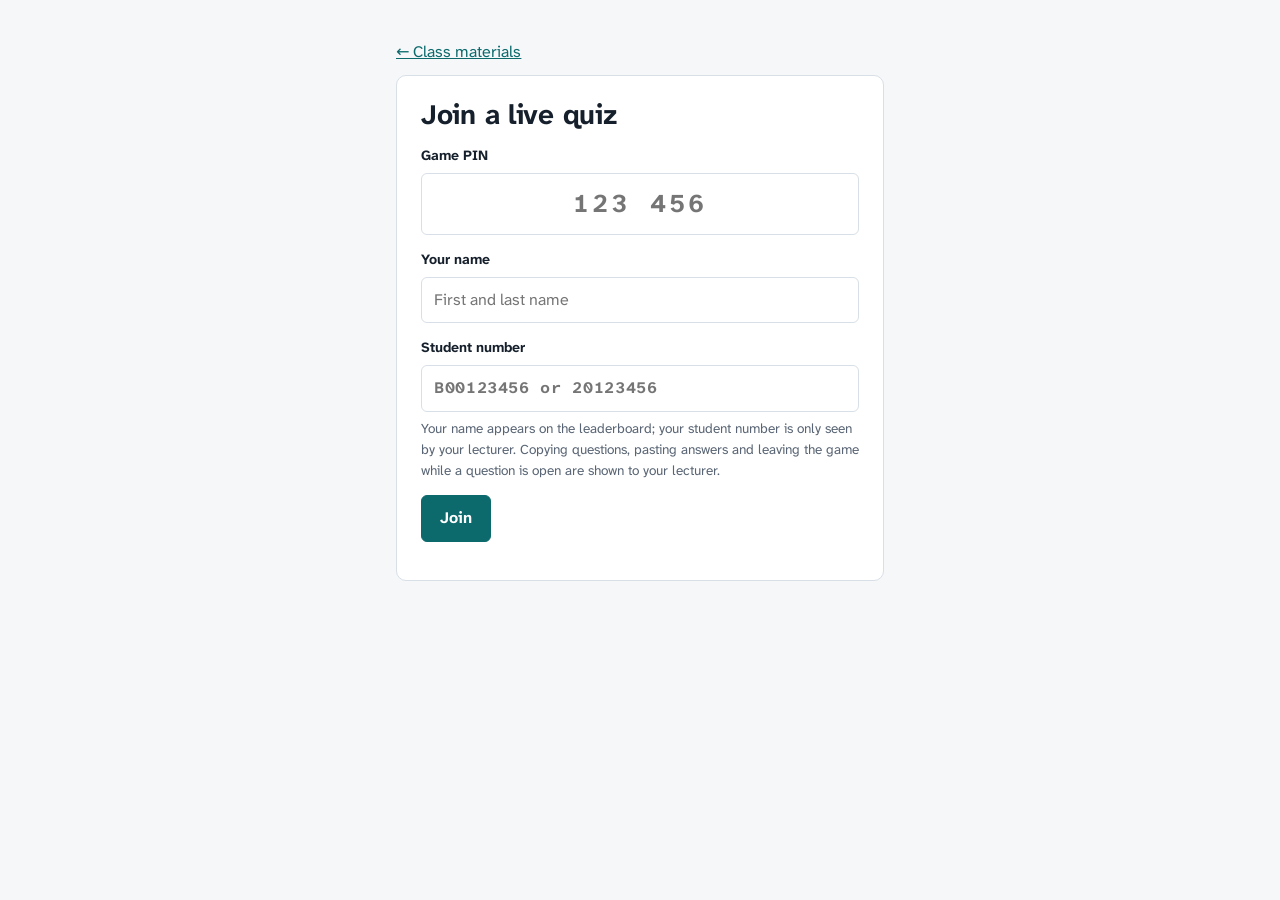
<file: play.html>
<!doctype html>
<html lang="en">
<head>
<meta charset="utf-8">
<meta name="viewport" content="width=device-width,initial-scale=1">
<meta http-equiv="Content-Security-Policy" content="script-src 'self' 'unsafe-inline'; object-src 'none'; base-uri 'none'">
<title>Live quiz</title>
<link rel="preconnect" href="https://fonts.googleapis.com">
<link rel="preconnect" href="https://fonts.gstatic.com" crossorigin>
<link rel="stylesheet" href="https://fonts.googleapis.com/css2?family=Atkinson+Hyperlegible+Mono:wght@500;700&family=Atkinson+Hyperlegible+Next:wght@400;700&display=swap">
<link rel="stylesheet" href="style.css">
</head>
<body class="play">
<main class="wrap narrow">
  <p class="play-brand"><a href="./">← Class materials</a></p>

  <form class="card" id="joinCard">
    <h1 style="margin-top:0">Join a live quiz</h1>
    <label for="pin">Game PIN</label>
    <input id="pin" inputmode="numeric" autocomplete="off" maxlength="7" placeholder="123 456" class="mono pin-in" required>
    <label for="nick">Your name</label>
    <input id="nick" maxlength="40" autocomplete="name" required placeholder="First and last name">
    <label for="sid">Student number</label>
    <input id="sid" maxlength="12" autocomplete="off" autocapitalize="characters" spellcheck="false" required placeholder="B00123456 or 20123456" class="mono">
    <p class="hint">Your name appears on the leaderboard; your student number is only seen by your lecturer. Copying questions, pasting answers and leaving the game while a question is open are shown to your lecturer.</p>
    <p class="actions" style="margin-top:14px"><button class="btn" id="joinBtn">Join</button></p>
    <p id="joinMsg" class="err" role="alert"></p>
  </form>

  <section id="game" hidden aria-live="polite">
    <div class="play-top"><span id="gName"></span><span id="gScore" class="mono"></span></div>
    <p class="integ" id="gWarn" role="alert" hidden></p>
    <div id="gBody" class="card play-card"></div>
  </section>
</main>
<script src="config.js"></script>
<script src="shared.js"></script>
<script src="integrity.js"></script>
<script>
(() => {
  "use strict";
  const $ = (id) => document.getElementById(id);
  const SVC = (window.SITE && SITE.submitUrl || "").replace(/\/+$/, "");
  const SHAPES = ["▲", "◆", "●", "■", "★", "⬟", "⬢", "✚"];
  let pin = "", pid = "", st = null, timer = 0, sent = null, tick = 0;
  const store = {
    get(k) { try { return JSON.parse(sessionStorage.getItem(k)); } catch { return null; } },
    set(k, v) { try { sessionStorage.setItem(k, JSON.stringify(v)); } catch {} },
    del(k) { try { sessionStorage.removeItem(k); } catch {} },
  };
  const h = (tag, cls, text) => { const e = document.createElement(tag); if (cls) e.className = cls; if (text !== undefined) e.textContent = text; return e; };

  async function api(path, body) {
    let r;
    try { r = await fetch(SVC + path, body ? { method: "POST", body: JSON.stringify(body), cache: "no-store" } : { cache: "no-store" }); }
    catch { const e = new Error("Connection problem: retrying…"); e.net = true; throw e; }
    let j = {};
    try { j = await r.json(); } catch {}
    if (!r.ok) { const e = new Error(j.error || "Something went wrong (" + r.status + ")"); e.status = r.status; throw e; }
    return j;
  }

  Integrity.watch({
    root: $("gBody"), banner: $("gWarn"),
    active: () => !!(pid && st && st.phase === "question" && !st.answered),
    currentQ: () => (st ? st.qi : null),
    onEvent: (ev) => { if (pid) api(`/live/flag?pin=${pin}&p=${pid}`, { qi: Number.isInteger(ev.q) ? ev.q : st.qi, k: ev.k, ms: ev.ms || 0 }).catch(() => {}); },
  });

  const fromHash = (location.hash.match(/\d{6}/) || [""])[0];
  if (fromHash) $("pin").value = fromHash.slice(0, 3) + " " + fromHash.slice(3);
  const saved = store.get("ms-play");
  if (saved && saved.pin && saved.pid && (!fromHash || fromHash === saved.pin)) { pin = saved.pin; pid = saved.pid; startGame(); }
  else if (fromHash) $("nick").focus();
  if (!SVC) $("joinMsg").textContent = "Live quizzes aren't set up on this site yet.";

  $("joinCard").onsubmit = async (ev) => {
    ev.preventDefault();
    const p = $("pin").value.replace(/\D/g, "");
    if (p.length !== 6) { $("joinMsg").textContent = "The game PIN has 6 digits."; return; }
    const who = MS.checkStudent($("nick").value, $("sid").value); // the game checks the module's own format
    if (who.error) { $("joinMsg").textContent = who.error; return; }
    $("joinBtn").disabled = true;
    $("joinMsg").textContent = "";
    try {
      const r = await api("/live/join", { pin: p, name: who.name, sid: who.sid });
      pin = p; pid = r.pid;
      store.set("ms-play", { pin, pid });
      startGame();
    } catch (e) {
      $("joinMsg").textContent = e.message;
    } finally { $("joinBtn").disabled = false; }
  };

  function startGame() {
    $("joinCard").hidden = true;
    $("game").hidden = false;
    poll();
  }
  function leave(msg) {
    clearTimeout(timer);
    store.del("ms-play");
    pin = pid = "";
    $("game").hidden = true;
    $("joinCard").hidden = false;
    $("joinMsg").textContent = msg || "";
  }
  async function poll() {
    clearTimeout(timer);
    if (!pid) return;
    try {
      const s = await api(`/live/state?pin=${pin}&p=${pid}`);
      const key = s.phase + ":" + s.qi;
      const changed = !st || key !== st.phase + ":" + st.qi || s.answered !== st.answered;
      st = s;
      if (changed) render(); else update();
    } catch (e) {
      if (e.status === 404 || e.status === 410) return leave(e.message);
      if (st) $("gScore").textContent = "Reconnecting…";
    }
    timer = setTimeout(poll, st && st.phase === "question" ? 1200 : 2000);
  }

  function header() {
    $("gName").textContent = st.name;
    $("gScore").textContent = st.score + " pts" + (st.streak > 1 ? `  🔥${st.streak}` : "");
  }
  function update() {
    header();
    const t = $("gTime");
    if (t && st.phase === "question") t.textContent = String(Math.ceil((st.endsIn || 0) / 1000));
  }

  function render() {
    header();
    const b = $("gBody");
    b.textContent = "";
    b.className = "card play-card";
    b.dataset.q = st.qi >= 0 ? st.qi : "";
    clearInterval(tick);
    if (st.phase === "lobby") {
      b.append(h("h2", "", "You're in!"), h("p", "", "Watch the screen: the quiz starts soon."), h("p", "muted", st.title));
      return;
    }
    if (st.phase === "end") {
      b.append(h("h2", "", "Game over"), h("p", "play-big", `#${st.rank} of ${st.players}`), h("p", "", `You scored ${st.score} points.`));
      if (st.top) b.append(topList(st.top));
      b.append(h("p", "muted", "Well played! Your lecturer has the results."));
      store.del("ms-play");
      return;
    }
    const q = st.question;
    const prog = h("p", "play-prog", `Question ${st.qi + 1} of ${st.total}`);
    if (st.phase === "question") {
      if (st.answered) {
        b.append(prog, h("h2", "", "Answer locked in"), h("p", "muted", "Waiting for the others…"));
        return;
      }
      const top = h("div", "play-qhead");
      top.append(h("p", "play-q", q.t === "blank" ? q.text.replace(/_{3,}/g, "_____") : q.text));
      const t = h("span", "play-time", String(Math.ceil((st.endsIn || 0) / 1000)));
      t.id = "gTime";
      top.append(t);
      b.append(prog, top);
      let left = st.endsIn || 0;
      tick = setInterval(() => { left -= 250; const x = $("gTime"); if (x) x.textContent = String(Math.max(0, Math.ceil(left / 1000))); }, 250);
      if (q.t === "mcq") {
        const grid = h("div", "play-opts");
        q.options.forEach((o, k) => {
          const btn = h("button", "play-opt c" + (k % 4));
          btn.type = "button";
          btn.append(h("span", "ls-shape", SHAPES[k]), h("span", "", o));
          btn.onclick = () => answer(k);
          grid.append(btn);
        });
        b.append(grid);
      } else if (q.t === "multi") {
        b.append(h("p", "hint", "Choose all that apply, then press Submit."));
        const grid = h("div", "play-opts");
        const picked = new Set();
        q.options.forEach((o, k) => {
          const btn = h("button", "play-opt c" + (k % 4));
          btn.type = "button";
          btn.setAttribute("aria-pressed", "false");
          btn.append(h("span", "ls-shape", SHAPES[k]), h("span", "", o));
          btn.onclick = () => { picked.has(k) ? picked.delete(k) : picked.add(k); btn.setAttribute("aria-pressed", String(picked.has(k))); };
          grid.append(btn);
        });
        const go = h("button", "btn", "Submit");
        go.type = "button";
        go.onclick = () => answer([...picked].sort());
        b.append(grid, h("p", "actions"));
        b.lastChild.append(go);
      } else {
        const form = h("form", "play-blank");
        const inputs = [];
        for (let k = 0; k < (q.blanks || 1); k++) {
          const inp = h("input", "");
          inp.maxLength = 200;
          inp.autocomplete = "off";
          inp.setAttribute("autocapitalize", "off");
          inp.setAttribute("aria-label", (q.blanks > 1 ? `Blank ${k + 1}` : "Your answer"));
          inp.placeholder = q.blanks > 1 ? `Blank ${k + 1}` : "Type your answer";
          inputs.push(inp);
          form.append(inp);
        }
        const go = h("button", "btn", "Submit");
        form.append(go);
        form.onsubmit = (e) => { e.preventDefault(); answer(inputs.map((i) => i.value.trim())); };
        b.append(form);
        setTimeout(() => inputs[0].focus(), 50);
      }
      return;
    }
    // reveal or board
    const r = st.result || {};
    b.classList.add(r.ok ? "good" : "bad");
    b.append(prog, h("h2", "", !r.answered ? "Time's up" : r.ok ? "Correct!" : r.pts ? "Partly right" : "Not this time"));
    if (r.pts) b.append(h("p", "play-big", "+" + r.pts));
    const corr = q.t === "blank" ? (r.correct || []).join("; ") : (r.correct || []).map((k) => q.options[k]).join("; ");
    if (!r.ok) b.append(h("p", "", "Answer: " + corr));
    b.append(h("p", "muted", `You're #${st.rank} of ${st.players} with ${st.score} points.`));
    if (st.top) { b.append(h("p", "play-prog", "Leaderboard")); b.append(topList(st.top)); }
  }
  function topList(top) {
    const ol = h("ol", "ls-board small");
    for (const p of top) { const li = h("li", ""); li.append(h("span", "", p.name), h("b", "", String(p.score))); ol.append(li); }
    return ol;
  }
  async function answer(ans) {
    if (sent === st.qi) return;
    sent = st.qi;
    clearInterval(tick);
    try { await api(`/live/answer?pin=${pin}&p=${pid}`, { qi: st.qi, ans }); st.answered = true; }
    catch (e) { if (e.status !== 409) sent = null; $("gBody").append(h("p", "err", e.message)); }
    render();
  }
})();
</script>
</body>
</html>
</file>
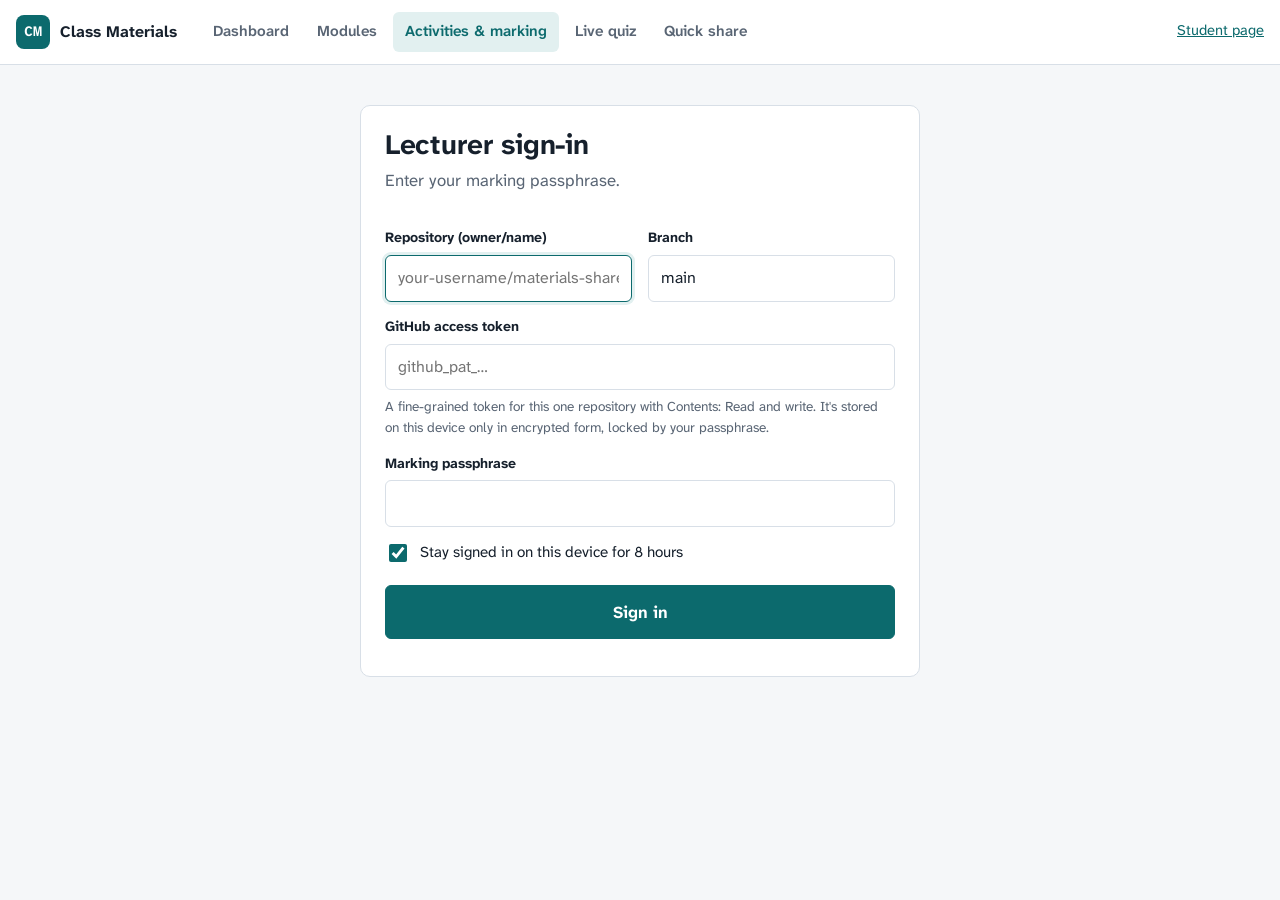
<file: review.html>
<!doctype html>
<html lang="en">
<head>
<meta charset="utf-8">
<meta name="viewport" content="width=device-width,initial-scale=1">
<meta name="robots" content="noindex">
<meta http-equiv="Content-Security-Policy" content="script-src 'self' 'unsafe-inline'; object-src 'none'; base-uri 'none'">
<title>Activities &amp; marking</title>
<link rel="preconnect" href="https://fonts.googleapis.com">
<link rel="preconnect" href="https://fonts.gstatic.com" crossorigin>
<link rel="stylesheet" href="https://fonts.googleapis.com/css2?family=Atkinson+Hyperlegible+Mono:wght@500;700&family=Atkinson+Hyperlegible+Next:wght@400;700&display=swap">
<link rel="stylesheet" href="style.css">
</head>
<body>
<header id="ltop"></header>
<main class="wrap wide">


  <div id="app" class="shell" hidden>
    <aside class="side">
      <div class="card">
        <div class="row" style="align-items:center"><h2 style="margin:0">Activities</h2><button class="btn small" id="newBtn">New activity</button></div>
        <div id="acts" class="acts"></div>
      </div>
    </aside>

    <div class="main">
    <div class="card" id="emptyMain">
      <div class="empty"><b>Choose an activity</b>Pick one on the left to see its submissions, or create a new one.</div>
      <p id="delMsg" role="status" style="margin:10px 0 0;text-align:center"></p>
    </div>

    <div class="card" id="newCard" hidden>
      <h2>New activity</h2>
      <form id="newForm">
        <div class="grid">
          <div><label for="aTitle">Title</label><input id="aTitle" maxlength="120" required placeholder="Week 3 seminar — SQL joins"></div>
          <div><label for="aModule">Module (optional)</label><input id="aModule" maxlength="40" placeholder="COM106"></div>
          <div><label for="aDeadline">Deadline (optional)</label><input id="aDeadline" type="datetime-local"></div>
          <div id="outWrap"><label for="aOut">Mark out of (optional)</label><input id="aOut" type="number" min="1" step="1" placeholder="No mark"></div>
        </div>
        <div class="grid" id="aPlace">
          <div><label for="aMod">Add to module (optional)</label><select id="aMod"><option value="">Not in a module</option></select></div>
          <div><label for="aWeek">Week</label><select id="aWeek" disabled></select></div>
        </div>
        <fieldset class="type-pick">
          <legend>Type of activity</legend>
          <label class="check"><input type="radio" name="aType" value="work" checked> Hand in work (files)</label>
          <label class="check"><input type="radio" name="aType" value="quiz"> Quiz (multiple choice and fill in the blank, marked automatically)</label>
        </fieldset>
        <label class="check"><input type="checkbox" id="aLate" checked> Accept late submissions (they're flagged as late)</label>
        <label for="aBrief">Instructions for students</label>
        <textarea id="aBrief" placeholder="What to do, what to upload, file format…"></textarea>
        <label for="aFiles">Worksheet or files for students (optional)</label>
        <input id="aFiles" type="file" multiple>
        <p class="muted">Students download these from the activity page. Up to 50 MB per file.</p>
        <div id="quizBox" hidden>
          <label for="qFile">Quiz file (Word, PDF or text)</label>
          <input id="qFile" type="file" accept=".docx,.pdf,.txt,.md,.text">
          <p class="muted">Write the questions in Word as you normally would: mark the right option with <b>*</b> at the end or make it <b>bold</b>, or add an <b>Answer:</b> line. For fill in the blank, put the answer in [[double brackets]]. <a href="templates/Quiz_Template.docx" download>Download a Word template</a></p>
          <label for="qText">Questions (read from your file; you can edit them here)</label>
          <textarea id="qText" class="mono" style="min-height:220px" placeholder="1. Which part converts mains AC into DC?&#10;a) CPU&#10;b) Power supply *&#10;&#10;2. RAM is [[volatile|temporary]] memory."></textarea>
          <div id="qPreview" class="qprev"></div>
          <div class="grid">
            <div><label for="qShow">Students see their score</label><select id="qShow"><option value="now">Straight after they submit</option><option value="release">When I release it</option></select></div>
            <div><label class="check" style="margin-top:34px"><input type="checkbox" id="qReveal" checked> Show the correct answers with the score</label></div>
          </div>
        </div>
        <div id="workOnly">
        <label for="aCrit">Feedback criteria — one per line</label>
        <textarea id="aCrit" style="min-height:100px" placeholder="Correct use of INNER and LEFT JOIN&#10;Queries return the expected rows&#10;Clear, consistently formatted SQL"></textarea>
        <label class="check"><input type="checkbox" id="aShowCrit" checked> Show criteria to students</label>
        <label for="aNotes">Model answer or marking notes (optional, only you and the AI checker see these)</label>
        <textarea id="aNotes" style="min-height:100px" placeholder="Expected answers, common mistakes to look for, what a good answer includes…"></textarea>
        <label for="aNotesFile">…or upload a model answer file (Word, PDF, text or code)</label>
        <input id="aNotesFile" type="file">
        <label for="aQc">Quick comments — one per line (only you see these)</label>
        <textarea id="aQc" style="min-height:100px" placeholder="Good use of aliases — it makes the joins easy to follow.&#10;Check which rows a LEFT JOIN keeps when there's no match."></textarea>
        </div>
        <p class="actions" style="margin-top:14px">
          <button class="btn" id="createAct">Create activity &amp; code</button>
          <button class="btn ghost" type="button" id="cancelNew">Cancel</button>
        </p>
        <p id="newMsg" class="muted"></p>
      </form>
    </div>

    <!-- submissions -->
    <div class="card" id="subsCard" hidden>
      <div class="row">
        <div><p class="muted" id="sMod" style="margin:0"></p><h2 id="sTitle" style="margin:0"></h2><p class="muted" id="sInfo" style="margin:4px 0 0"></p></div>
        <div class="actions">
          <button class="btn ghost small" id="showCode">Show code</button>
          <button class="btn ghost small" id="editDue">Change deadline</button>
          <button class="btn ghost small" id="editMod">Module</button>
          <button class="btn ghost small" id="editAns">Answers</button>
          <button class="btn ghost small" id="refresh">Refresh</button>
          <button class="btn small" id="aiAll" hidden>AI draft all new</button>
          <button class="btn ghost small" id="releaseAll">Release all drafts</button>
          <button class="btn ghost small" id="breakdown" hidden>Question breakdown</button>
          <button class="btn ghost small" id="chkAll" hidden>Check all for AI &amp; references</button>
          <button class="btn ghost small" id="exportCsv">Export CSV</button>
          <button class="btn danger small" id="toggleClose">Close submissions</button>
          <button class="btn danger small" id="delAct">Delete activity</button>
        </div>
      </div>
      <p id="sMsg" class="muted"></p>
      <div id="subs" style="overflow-x:auto"></div>
      <div id="qStats" style="overflow-x:auto" hidden></div>
    </div>

    <!-- review -->
    <div class="split" id="review" hidden>
      <div class="card">
        <div class="row">
          <div><h2 id="rName" style="margin:0"></h2><p class="muted" id="rInfo" style="margin:4px 0 0"></p></div>
          <div class="actions"><button class="btn ghost small" id="prev">Previous</button><button class="btn ghost small" id="next">Next</button></div>
        </div>
        <div class="brief muted" id="rNote" hidden></div>
        <div class="tabs" id="rTabs"></div>
        <div class="preview" id="rPreview"></div>
        <p class="actions" style="margin-top:10px" id="dlRow">
          <button class="btn ghost small" id="dlOne">Download this file</button>
          <button class="btn ghost small" id="dlAll">Download all</button>
          <button class="btn ghost small" id="chkBtn">Check AI use &amp; references</button>
        </p>
        <section class="chk" id="chkBox" hidden aria-live="polite"></section>
      </div>
      <div class="card sticky">
        <div class="row"><h2>Feedback</h2><button class="btn ghost small" id="aiOne" hidden>Draft with AI</button></div>
        <p class="chip partly" id="aiBadge" hidden>AI draft — check before releasing</p>
        <div id="fCrit"></div>
        <div id="fMarkWrap" hidden>
          <label for="fMark">Mark</label>
          <div style="display:flex;gap:8px;align-items:center"><input type="number" id="fMark" min="0" step="0.5" style="max-width:120px"><span class="muted" id="fOut"></span></div>
        </div>
        <label for="fText">Comments</label>
        <div class="qc" id="fQc"></div>
        <textarea id="fText" style="min-height:160px"></textarea>
        <p class="actions" style="margin-top:12px">
          <button class="btn ghost" id="saveDraft">Save draft</button>
          <button class="btn" id="release">Save &amp; release</button>
          <button class="btn danger" id="withdraw" hidden>Withdraw</button>
        </p>
        <p class="muted" id="fStatus"></p>
        <div class="receipt-box" id="rcBox" hidden>
          <div><span class="muted">Student's receipt code</span><br><b class="mono" id="rcCode"></b></div>
          <p class="actions"><button class="btn ghost small" id="rcCopy">Copy</button><button class="btn ghost small" id="rcNew">Issue new code</button></p>
          <p class="muted" id="rcMsg" style="margin:0;font-size:.85rem"></p>
        </div>
      </div>
    </div>
    </div>
  </div>
</main>

<dialog id="modDlg">
  <form method="dialog" id="modForm">
    <h2>Module and week</h2>
    <p class="muted" id="modFor" style="margin-top:0"></p>
    <div class="grid">
      <div><label for="mvMod">Module</label><select id="mvMod"></select></div>
      <div><label for="mvWeek">Week</label><select id="mvWeek"></select></div>
    </div>
    <p class="hint">Students find the activity in that week of the module. Its code, submissions and feedback stay the same.</p>
    <p class="actions" style="margin-top:16px">
      <button class="btn" value="save" id="modSave">Save</button>
      <button class="btn ghost" value="cancel" formnovalidate>Cancel</button>
    </p>
    <p class="err" id="modMsg"></p>
  </form>
</dialog>

<dialog id="ansDlg">
  <form method="dialog" id="ansForm">
    <h2>Answers</h2>
    <p class="muted" id="ansFor" style="margin-top:0"></p>
    <fieldset class="type-pick">
      <legend>Model answer or marking notes (only you and the AI checker)</legend>
      <textarea id="ansNotes" style="min-height:110px" placeholder="Expected answers, common mistakes, what a good answer includes…"></textarea>
      <label for="ansNotesFile">Add from a file (Word, PDF, text or code)</label>
      <input id="ansNotesFile" type="file">
    </fieldset>
    <fieldset class="type-pick">
      <legend>Answer files for students</legend>
      <div id="ansList"></div>
      <label for="ansFiles">Add files</label>
      <input id="ansFiles" type="file" multiple>
      <label class="check"><input type="radio" name="ansVis" value="hidden" checked> Not shared yet</label>
      <label class="check"><input type="radio" name="ansVis" value="now"> Share with students now</label>
      <label class="check"><input type="radio" name="ansVis" value="at"> Share from <input id="ansAt" type="datetime-local" style="max-width:240px;margin-left:8px"></label>
      <p class="hint">Students open them from the activity page with the activity code. Until the release time the files stay locked, even to someone who looks at the site's code.</p>
    </fieldset>
    <p class="actions" style="margin-top:16px">
      <button class="btn" value="save" id="ansSave">Save</button>
      <button class="btn ghost" value="cancel" formnovalidate>Cancel</button>
    </p>
    <p class="err" id="ansMsg"></p>
  </form>
</dialog>

<dialog id="dueDlg">
  <form method="dialog" id="dueForm">
    <h2>Change deadline</h2>
    <p class="muted" id="dueFor" style="margin-top:0"></p>
    <label for="dueAt">New deadline</label>
    <input id="dueAt" type="datetime-local">
    <label class="check"><input type="checkbox" id="dueNone"> No deadline</label>
    <label class="check"><input type="checkbox" id="dueLate"> Accept late submissions (they're flagged as late)</label>
    <p class="hint">Work already handed in, marks and feedback are not changed. Students see the new deadline within about a minute.</p>
    <p class="actions" style="margin-top:16px">
      <button class="btn" value="save" id="dueSave">Save</button>
      <button class="btn ghost" value="cancel" formnovalidate>Cancel</button>
    </p>
    <p class="err" id="dueMsg"></p>
  </form>
</dialog>

<script src="config.js"></script>
<script src="shared.js"></script>
<script src="quiz.js"></script>
<script src="integrity.js"></script>
<script src="checks.js"></script>
<script src="gh.js"></script>
<script src="lecturer.js"></script>
<script>
(function () {
  "use strict";
  const $ = (id) => document.getElementById(id);
  const SVC = (SITE.submitUrl || "").replace(/\/+$/, "");
  const siteUrl = new URL("./", location.href);
  const siteHost = (siteUrl.host + siteUrl.pathname).replace(/\/$/, "");
  const LABEL = { met: "Met", partly: "Partly met", not: "Not yet" };
  const MAMMOTH = "vendor/mammoth.browser.min.js";
  const JSZIP = "vendor/jszip.min.js";
  const TEXT = /\.(txt|md|py|java|js|mjs|ts|jsx|tsx|html?|css|scss|json|sql|xml|ya?ml|c|h|cpp|hpp|cs|php|rb|go|rs|kt|swift|sh|bat|ps1|r|csv|tsv|log|ini|cfg|toml|env|gitignore|dockerfile)$/i;

  document.title = "Activities & marking · " + SITE.name;
  MS.brand();

  let L = null, conn = null, gh = null, vault = null, svc = null, index = null;
  let act = null, subs = [], pos = -1, cur = null, openSeq = 0, urls = [], aiOn = false;
  const PDFJS = "vendor/pdf.min.js";
  const PDFJS_WORKER = "vendor/pdf.worker.min.js";

  const busy = async (btn, label, fn) => {
    const before = btn.textContent;
    btn.disabled = true;
    if (label) btn.textContent = label;
    try { return await fn(); } finally { btn.disabled = false; if (!label || btn.textContent === label) btn.textContent = before; }
  };
  const say = (el, msg, cls) => { el.className = cls || "muted"; el.textContent = msg; };

  const loadIndex = () => L.loadIndex();
  const indexEntry = () => L.indexEntry(index);
  const publicMeta = (a) => ({ v: 1, created: a.created, deadline: a.deadline, late: a.late, closed: a.closed });

  async function start() {
    L = await Lecturer.ready("marking");
    ({ conn, gh, vault, svc } = L);
    try {
      index = await loadIndex();
    } catch (e) {
      document.querySelector("main").prepend(Lecturer.el("p", { class: "err", text: e.message || e.name }));
      return;
    }
    $("app").hidden = false;
    renderActs();
    if (L.SVC) {
      try { aiOn = !!(await (await svc("GET", "/admin/ping")).json()).ai; } catch (e) { $("sMsg").textContent = e.message; }
    }
    const m = location.hash.match(/^#a=([0-9a-f]{32})$/);
    const want = m && index.activities.find((a) => a.id === m[1]);
    if (want) openActivity(want);
  }

  // ---------- activities
  function stateChip(a) {
    const st = MS.activityState(a);
    const c = document.createElement("span");
    c.className = "chip " + ({ open: "met", late: "partly", closed: "" })[st];
    c.textContent = ({ open: "Open", late: "Open · late", closed: "Closed" })[st];
    return c;
  }

  function renderActs() {
    const box = $("acts");
    box.textContent = "";
    if (!index.activities.length) {
      box.innerHTML = '<p class="muted" style="margin:8px 2px">No activities yet. Create one, show its code in class, and students hand in with it.</p>';
      return;
    }
    for (const a of index.activities) {
      const b = document.createElement("button");
      b.type = "button";
      b.className = "act" + (act && act.id === a.id ? " on" : "");
      const t = document.createElement("span");
      t.className = "ttl";
      t.textContent = a.title;
      const sub = document.createElement("span");
      sub.className = "sub";
      sub.textContent = [a.module, MS.pretty(a.code), a.deadline ? "due " + MS.fmtDate(a.deadline) : ""].filter(Boolean).join(", ");
      b.append(t, stateChip(a), sub);
      b.onclick = () => openActivity(a);
      box.append(b);
    }
  }

  function updateEmpty() {
    $("emptyMain").hidden = !$("newCard").hidden || !$("subsCard").hidden;
  }

  function fillModulePicker() {
    const sel = $("aMod");
    sel.length = 1;
    for (const m of index.modules || []) sel.append(Lecturer.el("option", { value: m.id, text: `${m.short}: ${m.title}` }));
    sel.onchange = () => {
      const m = (index.modules || []).find((x) => x.id === sel.value);
      const wk = $("aWeek");
      wk.textContent = "";
      wk.disabled = !m;
      if (!m) return;
      const cw = MS.currentWeek(m.start, m.weeks.length) || 1;
      for (const w of m.weeks) wk.append(Lecturer.el("option", { value: w.n, text: `Week ${w.n}` + (w.title ? `: ${w.title}` : ""), selected: w.n === cw }));
      if (!$("aModule").value) $("aModule").value = m.short;
    };
    sel.onchange();
  }

  $("newBtn").onclick = () => Lecturer.busy($("newBtn"), "", async () => {
    try { index = await loadIndex(); renderActs(); } catch {}
    fillModulePicker();
    $("newCard").hidden = false;
    updateEmpty();
    $("newCard").scrollIntoView({ block: "start" });
    $("aTitle").focus();
  });
  $("cancelNew").onclick = () => { $("newCard").hidden = true; updateEmpty(); };

  const lines = (id) => $(id).value.split("\n").map((s) => s.trim()).filter(Boolean);

  // ---------- quiz authoring
  const isQuizForm = () => document.querySelector('input[name="aType"]:checked').value === "quiz";
  function syncType() {
    const quiz = isQuizForm();
    $("quizBox").hidden = !quiz;
    $("workOnly").hidden = quiz;
    $("outWrap").hidden = quiz;
    $("aBrief").placeholder = quiz ? "Anything students should know before they start (optional)" : "What to do, what to upload, file format…";
  }
  for (const r of document.querySelectorAll('input[name="aType"]')) r.onchange = syncType;

  const quizLoaders = {
    mammoth: () => loadScript(MAMMOTH),
    pdf: async () => { await loadScript(PDFJS); pdfjsLib.GlobalWorkerOptions.workerSrc = PDFJS_WORKER; },
  };
  $("qFile").onchange = async () => {
    const f = $("qFile").files[0];
    if (!f) return;
    const box = $("qPreview");
    say(box, "Reading " + f.name + "…");
    try {
      $("qText").value = (await Quiz.readQuizFile(f, quizLoaders)).trim();
      renderQuizPreview();
    } catch (e) {
      say(box, "Couldn't read that file: " + (e.message || e.name), "err");
    }
  };
  let qTimer = 0;
  $("qText").oninput = () => { clearTimeout(qTimer); qTimer = setTimeout(renderQuizPreview, 300); };

  function renderQuizPreview() {
    const box = $("qPreview");
    box.textContent = "";
    box.className = "qprev";
    const { questions, problems, ignored } = Quiz.parseQuiz($("qText").value);
    if (!questions.length && !problems.length) return;
    const total = questions.reduce((a, q) => a + q.p, 0);
    const head = Lecturer.el("p", { class: problems.length ? "err" : "ok",
      text: `${questions.length} question${questions.length === 1 ? "" : "s"} ready, ${total} mark${total === 1 ? "" : "s"} in total` +
        (problems.length ? `. ${problems.length} need${problems.length === 1 ? "s" : ""} fixing before you can publish:` : ". Check them below.") });
    box.append(head);
    if (problems.length) {
      const ul = Lecturer.el("ul", { class: "err" });
      for (const p of problems) ul.append(Lecturer.el("li", { text: `Question ${p.n}: ${p.msg}. (“${p.src.slice(0, 70)}”)` }));
      box.append(ul);
    }
    const TYPE = { mcq: "One answer", multi: "Several answers", blank: "Fill in the blank" };
    questions.forEach((q, i) => {
      const card = Lecturer.el("div", { class: "qp" });
      const top = Lecturer.el("div", { class: "qp-top" });
      top.append(Lecturer.el("b", { text: `Q${i + 1}` }), Lecturer.el("span", { class: "chip", text: TYPE[q.t] }), Lecturer.el("span", { class: "muted", text: `${q.p} mark${q.p === 1 ? "" : "s"}` }));
      card.append(top, Lecturer.el("div", { class: "qp-text", text: q.text }));
      if (q.options) {
        const ul = Lecturer.el("ul", { class: "qp-opts" });
        q.options.forEach((o, k) => ul.append(Lecturer.el("li", { class: q.a.includes(k) ? "right" : "", text: (q.a.includes(k) ? "✓ " : "") + o })));
        card.append(ul);
      } else {
        card.append(Lecturer.el("p", { class: "qp-ans", text: "Accepted: " + q.a.map((g, k) => (q.a.length > 1 ? `blank ${k + 1}: ` : "") + g.join(" / ")).join(";  ") }));
      }
      box.append(card);
    });
    if (ignored.length) {
      const d = Lecturer.el("details", { class: "muted" });
      d.append(Lecturer.el("summary", { text: `${ignored.length} line${ignored.length === 1 ? "" : "s"} not used (titles, instructions)` }));
      for (const t of ignored.slice(0, 30)) d.append(Lecturer.el("div", { text: t }));
      box.append(d);
    }
  }

  $("newForm").onsubmit = (ev) => {
    ev.preventDefault();
    busy($("createAct"), "Creating…", async () => {
      const m = $("newMsg");
      try {
        const code = MS.newCode();
        const d = await MS.derive(code, SITE.salt);
        const now = new Date().toISOString();
        const deadline = $("aDeadline").value ? new Date($("aDeadline").value).toISOString() : null;
        const outOf = Number($("aOut").value) > 0 ? Number($("aOut").value) : null;
        const sheets = [...$("aFiles").files];
        const big = sheets.filter((f) => f.size > 50 * 1024 * 1024);
        if (big.length) throw new Error("too large (max 50 MB each): " + big.map((f) => f.name).join(", "));
        let notes = $("aNotes").value.trim();
        const nf = $("aNotesFile").files[0];
        if (nf) {
          say(m, "Reading model answer…");
          const t = await extractText({ name: nf.name, data: new Uint8Array(await nf.arrayBuffer()) });
          notes = (notes ? notes + "\n\n" : "") + `[${nf.name}]\n` + t;
        }
        notes = notes.slice(0, 30000);
        const a = {
          code, id: d.id, title: $("aTitle").value.trim(), module: $("aModule").value.trim(), brief: $("aBrief").value.trim(),
          deadline, late: $("aLate").checked, showCriteria: $("aShowCrit").checked, criteria: lines("aCrit"),
          comments: lines("aQc"), outOf, notes, created: now, closed: false,
        };
        if (isQuizForm()) {
          const pq = Quiz.parseQuiz($("qText").value);
          if (pq.problems.length) throw new Error(`fix the ${pq.problems.length} question${pq.problems.length === 1 ? "" : "s"} listed under the quiz first.`);
          if (!pq.questions.length) throw new Error("add the quiz questions first (choose your file, or type them in).");
          Object.assign(a, { type: "quiz", criteria: [], showCriteria: false, notes: "", outOf: pq.questions.reduce((x, q) => x + q.p, 0),
            quiz: { src: $("qText").value, q: pq.questions, show: $("qShow").value, reveal: $("qReveal").checked } });
          say(m, "Saving the answer key…");
          await svc("PUT", `/admin/quiz?a=${d.id}`, JSON.stringify({ q: Quiz.answerKey(pq.questions), show: a.quiz.show, reveal: a.quiz.reveal }));
        }
        const sheetEntries = [], sheetList = [];
        for (let i = 0; i < sheets.length; i++) {
          say(m, `Encrypting ${sheets[i].name}…`);
          const data = new Uint8Array(await sheets[i].arrayBuffer());
          sheetEntries.push({ path: `a/${d.id}/w${i}.bin`, bytes: await MS.seal(d.key, data) });
          sheetList.push({ name: sheets[i].name, type: sheets[i].type || "application/octet-stream", size: data.byteLength, f: `w${i}.bin` });
        }
        a.files = sheetList.map((f) => f.name);
        const forStudents = { title: a.title, module: a.module, brief: a.brief, deadline, criteria: a.showCriteria ? a.criteria : [], files: sheetList };
        if (a.quiz) Object.assign(forStudents, { type: "quiz", questions: Quiz.publicQuestions(a.quiz.q), show: a.quiz.show, reveal: a.quiz.reveal, outOf: a.outOf });
        say(m, "Publishing…");
        index = await loadIndex();
        index.activities.unshift(a);
        const modEntries = [];
        const mod = (index.modules || []).find((x) => x.id === $("aMod").value);
        if (mod) {
          const wk = Number($("aWeek").value) || 1;
          mod.items.push({ id: MS.randHex(16), week: wk, kind: "activity", title: a.title, note: "", status: "published", at: null,
            key: MS.b64e(MS.randKey()), files: [], activity: { id: a.id, code: a.code, title: a.title }, created: now, published: now,
            order: mod.items.filter((i) => i.week === wk).length });
          modEntries.push(...(await Lecturer.moduleEntries(mod)));
        }
        await gh.commit([
          ...modEntries,
          { path: `a/${d.id}/meta.json`, bytes: MS.fromJSON(publicMeta(a)) },
          { path: `a/${d.id}/m.bin`, bytes: await MS.seal(d.key, MS.fromJSON(forStudents)) },
          ...sheetEntries,
          await indexEntry(),
        ], "Add activity");
        $("newForm").reset();
        $("aLate").checked = $("aShowCrit").checked = $("qReveal").checked = true;
        $("qPreview").textContent = "";
        syncType();
        $("newCard").hidden = true;
        updateEmpty();
        say(m, "");
        renderActs();
        present(a, true);
        openActivity(a);
      } catch (e) {
        say(m, "Couldn't create: " + (e.message || e.name || "unknown error"), "err");
      }
    });
  };

  // ---------- presenter
  function present(a, fresh) {
    Lecturer.present({ title: [a.module, a.title].filter(Boolean).join(": "), code: a.code, fresh,
      sub: (a.type === "quiz" ? "to start the quiz" : "to get the task and hand in your work") + (a.deadline ? " by " + MS.fmtDate(a.deadline) : "") + "." });
  }
  $("showCode").onclick = () => act && present(act);

  // ---------- submissions
  async function openActivity(a) {
    $("delMsg").textContent = "";
    act = a;
    pos = -1;
    cur = null;
    $("review").hidden = true;
    $("subsCard").hidden = false;
    $("newCard").hidden = true;
    updateEmpty();
    $("sMod").textContent = a.module || "";
    $("sTitle").textContent = a.title;
    $("toggleClose").textContent = a.closed ? "Reopen submissions" : "Close submissions";
    $("toggleClose").className = a.closed ? "btn ghost small" : "btn danger small";
    $("aiAll").hidden = !aiOn || a.type === "quiz";
    $("chkAll").hidden = a.type === "quiz";
    $("breakdown").hidden = a.type !== "quiz";
    $("releaseAll").textContent = a.type === "quiz" ? "Release all scores" : "Release all drafts";
    $("qStats").hidden = true;
    renderActs();
    $("subsCard").scrollIntoView({ behavior: "smooth", block: "start" });
    await loadSubs();
  }

  async function loadSubs() {
    const m = $("sMsg");
    say(m, "Loading submissions…");
    $("subs").textContent = "";
    try {
      const j = await (await svc("GET", `/admin/list?a=${act.id}`)).json();
      const drafts = new Map(j.drafts.map((d) => [d.r, d]));
      const out = [];
      for (const s of j.subs) {
        let info;
        try { info = MS.toJSON(await MS.openWith(vault.priv, MS.b64d(s.m))); }
        catch { info = { name: "(couldn't decrypt)", sid: "", t: new Date(s.t).toISOString() }; }
        out.push({ r: s.r, late: !!s.late, n: s.n, sc: s.sc, of: s.of, info, draft: drafts.get(s.r) || null });
      }
      // newest attempt per student is current; older ones are marked as earlier attempts
      const latest = new Map();
      for (const s of out) {
        const k = (s.info.sid || s.info.name || "").toLowerCase().replace(/\s+/g, "");
        s.key = k;
        if (!latest.has(k) || latest.get(k).info.t < s.info.t) latest.set(k, s);
      }
      for (const s of out) s.earlier = latest.get(s.key) !== s;
      out.sort((x, y) => x.info.name.localeCompare(y.info.name) || y.info.t.localeCompare(x.info.t));
      // keep check results already run in this session (same activity)
      const had = new Map(subs.filter((x) => x.checks && x.a === act.id).map((x) => [x.r, x.checks]));
      for (const x of out) { x.a = act.id; if (had.has(x.r)) x.checks = had.get(x.r); }
      subs = out;
      say(m, "");
      renderSubs();
    } catch (e) {
      say(m, e.message || e.name, "err");
    }
  }

  function statusChip(s) {
    const c = document.createElement("span");
    if (!s.draft) { c.className = "chip new"; c.textContent = "New"; }
    else if (s.draft.rel) { c.className = "chip met"; c.textContent = "Released"; }
    else if (s.draft.ai) { c.className = "chip partly"; c.textContent = "AI draft"; }
    else { c.className = "chip partly"; c.textContent = "Draft"; }
    return c;
  }

  function renderSubs() {
    const released = subs.filter((s) => s.draft && s.draft.rel).length;
    const st = MS.activityState(act);
    $("sInfo").textContent = `${subs.length} submission${subs.length === 1 ? "" : "s"}, ${released} released. ` +
      (act.deadline ? "Due " + MS.fmtDate(act.deadline) + ", " : "") + ({ open: "open", late: "open for late work", closed: "closed" })[st] + "." +
      ({ none: "", hidden: " Answers: not shared yet.", shared: " Answers: shared with students.", scheduled: act.answers ? " Answers: open " + MS.fmtDate(act.answers.at) + "." : "" })[ansState(act)];
    const box = $("subs");
    box.textContent = "";
    if (!subs.length) {
      box.innerHTML = `<p class="muted">No ${act.type === "quiz" ? "attempts" : "submissions"} yet. Students enter <b class="mono">${MS.pretty(act.code)}</b> on the student page to hand in.</p>`;
      return;
    }
    const t = document.createElement("table");
    const quiz = act.type === "quiz";
    t.innerHTML = "<tr><th>Student</th><th>Student no.</th><th>Submitted</th><th>" + (quiz ? "Score" : "Files") + "</th><th>Status</th></tr>";
    subs.forEach((s, i) => {
      const tr = document.createElement("tr");
      tr.className = "click" + (i === pos ? " sel" : "");
      const name = document.createElement("td");
      name.textContent = s.info.name;
      if (s.earlier) { const e = document.createElement("span"); e.className = "chip"; e.textContent = "earlier attempt"; name.append(" ", e); }
      const sid = document.createElement("td");
      sid.textContent = s.info.sid;
      const when = document.createElement("td");
      when.textContent = MS.fmtDate(s.info.t);
      if (s.late) { const l = document.createElement("span"); l.className = "chip not"; l.textContent = "late"; when.append(" ", l); }
      const files = document.createElement("td");
      files.textContent = quiz ? (s.sc !== undefined ? `${s.sc} / ${s.of}` : "—") : `${s.info.n || "?"} · ${MS.sizeText(s.info.size || s.n || 0)}`;
      const status = document.createElement("td");
      status.append(statusChip(s));
      if (s.info.fl) {
        const f = document.createElement("span");
        f.className = "chip not";
        f.textContent = "⚑ " + s.info.fl;
        f.title = `${s.info.fl} integrity alert${s.info.fl === 1 ? "" : "s"}: open the attempt to see which questions`;
        status.append(" ", f);
      }
      if (s.checks) status.append(checkChips(s));
      tr.append(name, sid, when, files, status);
      tr.onclick = () => openSub(i);
      t.append(tr);
    });
    box.append(t);
  }

  $("refresh").onclick = () => busy($("refresh"), "Refreshing…", loadSubs);

  $("toggleClose").onclick = () => busy($("toggleClose"), "Saving…", async () => {
    try {
      index = await loadIndex();
      const a = index.activities.find((x) => x.id === act.id);
      a.closed = !a.closed;
      await gh.commit([{ path: `a/${a.id}/meta.json`, bytes: MS.fromJSON(publicMeta(a)) }, await indexEntry()],
        a.closed ? "Close activity" : "Reopen activity");
      act = a;
      say($("sMsg"), a.closed ? "Closed. New submissions are refused within about a minute." : "Reopened.", "muted");
      renderActs();
      renderSubs();
    } catch (e) {
      say($("sMsg"), e.message || e.name, "err");
    }
  }).then(() => {
    $("toggleClose").textContent = act.closed ? "Reopen submissions" : "Close submissions";
    $("toggleClose").className = act.closed ? "btn ghost small" : "btn danger small";
  });

  // ---------- move an activity into, between or out of modules (only module listings and your list change)
  // ---------- delete an activity: its files, its link in any module, and (on the submissions service) its submissions
  $("delAct").onclick = async () => {
    if (!act) return;
    const a0 = act;
    let n = subs.length;
    if (L.SVC) { try { n = (await (await svc("GET", `/admin/list?a=${a0.id}`)).json()).subs.length; } catch {} }
    const link = linkOf(a0);
    const ok = await Lecturer.confirmDelete({
      title: `Delete "${a0.title}"?`,
      word: "delete",
      button: "Delete activity",
      lines: [
        n ? `${n} submission${n === 1 ? "" : "s"}, with marks and feedback, are deleted for good. Use Export CSV first if you need the marks.` : "There are no submissions.",
        `The code ${MS.pretty(a0.code)} stops working.`,
        link ? `It's taken out of ${link.m.short}, week ${link.it.week}.` : "It isn't in a module.",
        "This can't be undone.",
      ],
    });
    if (!ok) return;
    await busy($("delAct"), "Deleting…", async () => {
      try {
        say($("sMsg"), "Deleting…");
        index = await loadIndex();
        const a = index.activities.find((x) => x.id === a0.id) || a0;
        const changed = [];
        for (const m of index.modules || []) {
          const before = m.items.length;
          m.items = m.items.filter((i) => !(i.activity && i.activity.id === a.id));
          if (m.items.length !== before) changed.push(m);
        }
        index.activities = index.activities.filter((x) => x.id !== a.id);
        const entries = (await gh.listDir(`a/${a.id}`)).map((path) => ({ path, remove: true }));
        for (const m of changed) entries.push(...(await Lecturer.moduleEntries(m)));
        await gh.commit([...entries, await indexEntry()], `Delete activity ${a.title}`);
        // GitHub is done; now clear what the submissions service holds for it
        let left = 0;
        if (L.SVC) {
          try {
            const j = await (await svc("GET", `/admin/list?a=${a.id}`)).json();
            const rs = [...new Set([...j.subs, ...j.drafts].map((x) => x.r))];
            for (const r of rs) await svc("DELETE", `/admin/sub?a=${a.id}&r=${r}`).catch(() => { left++; });
          } catch { left = -1; }
          if (a.type === "quiz") await svc("DELETE", `/admin/quiz?a=${a.id}`).catch(() => null);
          if (a.answers && a.answers.id) await svc("DELETE", `/admin/key?id=${a.answers.id}`).catch(() => null);
        }
        act = null; subs = [];
        history.replaceState(null, "", location.pathname + location.search);
        $("subsCard").hidden = true;
        $("review").hidden = true;
        renderActs();
        updateEmpty();
        say($("delMsg"), left ? `Deleted "${a.title}", but some stored submissions couldn't be cleared from the submissions service. They're encrypted and nobody can open them without your key.` : `Deleted "${a.title}".`, left ? "err" : "ok");
      } catch (e) {
        say($("sMsg"), "Couldn't delete: " + (e.message || e.name), "err");
      }
    });
  };

  function linkOf(a) {
    for (const m of index.modules || []) {
      const it = (m.items || []).find((i) => i.activity && i.activity.id === a.id);
      if (it) return { m, it };
    }
    return null;
  }
  function fillWeeks(modId, week) {
    const m = (index.modules || []).find((x) => x.id === modId);
    const wk = $("mvWeek");
    wk.textContent = "";
    wk.disabled = !m;
    if (!m) return;
    const want = week || MS.currentWeek(m.start, m.weeks.length) || 1;
    for (const w of m.weeks) wk.append(Lecturer.el("option", { value: w.n, text: `Week ${w.n}` + (w.title ? `: ${w.title}` : ""), selected: w.n === want }));
  }
  $("editMod").onclick = () => busy($("editMod"), "", async () => {
    if (!act) return;
    try { index = await loadIndex(); } catch {}
    const link = linkOf(act);
    $("modFor").textContent = act.title + (link ? ` is in ${link.m.short}, week ${link.it.week}.` : " is not in a module.");
    const sel = $("mvMod");
    sel.textContent = "";
    sel.append(Lecturer.el("option", { value: "", text: "Not in a module" }));
    for (const m of index.modules || []) sel.append(Lecturer.el("option", { value: m.id, text: `${m.short}: ${m.title}` }));
    sel.value = link ? link.m.id : "";
    fillWeeks(sel.value, link && link.it.week);
    sel.onchange = () => fillWeeks(sel.value);
    $("modMsg").textContent = "";
    if (!(index.modules || []).length) $("modMsg").textContent = "You haven't created any modules yet: add one on the Modules page first.";
    $("modDlg").showModal();
  });
  $("modForm").onsubmit = (ev) => {
    if (ev.submitter && ev.submitter.value === "cancel") return;
    ev.preventDefault();
    busy($("modSave"), "Saving…", async () => {
      try {
        index = await loadIndex();
        const a = index.activities.find((x) => x.id === act.id);
        if (!a) throw new Error("This activity is no longer in your list. Reload the page.");
        const target = (index.modules || []).find((x) => x.id === $("mvMod").value) || null;
        const week = Number($("mvWeek").value) || 1;
        const link = linkOf(a);
        if ((link ? link.m.id : "") === (target ? target.id : "") && (!link || link.it.week === week)) { $("modDlg").close(); return; }
        const changed = new Set();
        let keep = null;
        for (const m of index.modules || []) {
          const before = m.items.length;
          m.items = m.items.filter((i) => { if (i.activity && i.activity.id === a.id) { keep = keep || i; return false; } return true; });
          if (m.items.length !== before) changed.add(m);
        }
        if (target) {
          const now = new Date().toISOString();
          const item = keep ? { ...keep } : { id: MS.randHex(16), kind: "activity", note: "", status: "published", at: null, key: MS.b64e(MS.randKey()), files: [], created: now, published: now };
          Object.assign(item, { week, title: a.title, activity: { id: a.id, code: a.code, title: a.title }, order: target.items.filter((i) => i.week === week).length });
          target.items.push(item);
          changed.add(target);
          if (!a.module || (link && a.module === link.m.short)) a.module = target.short;
        }
        const entries = [];
        for (const m of changed) entries.push(...(await Lecturer.moduleEntries(m)));
        await gh.commit([...entries, await indexEntry()], target ? `Move ${a.title} to ${target.short} week ${week}` : `Take ${a.title} out of ${link.m.short}`);
        act = a;
        $("modDlg").close();
        $("sMod").textContent = a.module || "";
        say($("sMsg"), target ? `Now in ${target.short}, week ${week}. Students see it there within about a minute.` : `Taken out of ${link.m.short}. The activity code still works.`, "ok");
        renderActs();
      } catch (e) {
        say($("modMsg"), e.message || e.name, "err");
      }
    });
  };

  // ---------- answers: private model answer, and answer files for students (own key, released now or later)
  let ansRemove = new Set();
  function ansState(a) {
    const x = a.answers;
    if (!x || !x.files || !x.files.length) return "none";
    if (!x.shared) return "hidden";
    return x.at && Date.parse(x.at) > Date.now() ? "scheduled" : "shared";
  }
  function renderAnsList() {
    const box = $("ansList");
    box.textContent = "";
    const files = (act.answers && act.answers.files) || [];
    if (!files.length) { box.append(Lecturer.el("p", { class: "muted", text: "No answer files yet." })); return; }
    for (const f of files) {
      const cb = Lecturer.el("input", { type: "checkbox" });
      cb.checked = ansRemove.has(f.f);
      cb.onchange = () => { cb.checked ? ansRemove.add(f.f) : ansRemove.delete(f.f); };
      box.append(Lecturer.el("label", { class: "check" }, cb, ` Remove ${f.name} (${MS.sizeText(f.size)})`));
    }
  }
  $("editAns").onclick = () => {
    if (!act) return;
    ansRemove = new Set();
    $("ansFor").textContent = act.title;
    $("ansNotes").value = act.notes || "";
    $("ansNotesFile").value = "";
    $("ansFiles").value = "";
    const x = act.answers || {};
    const vis = !x.shared ? "hidden" : x.at ? "at" : "now";
    document.querySelector(`input[name="ansVis"][value="${vis}"]`).checked = true;
    $("ansAt").value = x.at ? toLocalInput(x.at) : act.deadline ? toLocalInput(act.deadline) : "";
    $("ansMsg").textContent = "";
    renderAnsList();
    $("ansDlg").showModal();
  };
  $("ansAt").oninput = () => { document.querySelector('input[name="ansVis"][value="at"]').checked = true; };
  $("ansForm").onsubmit = (ev) => {
    if (ev.submitter && ev.submitter.value === "cancel") return;
    ev.preventDefault();
    const vis = document.querySelector('input[name="ansVis"]:checked').value;
    if (vis === "at" && !$("ansAt").value) return say($("ansMsg"), "Choose when students can open the answers.", "err");
    busy($("ansSave"), "Saving…", async () => {
      try {
        const msg = $("ansMsg");
        index = await loadIndex();
        const a = index.activities.find((x) => x.id === act.id);
        if (!a) throw new Error("This activity is no longer in your list. Reload the page.");
        const entries = [];
        // private model answer
        let notes = $("ansNotes").value.trim();
        const nf = $("ansNotesFile").files[0];
        if (nf) {
          say(msg, "Reading " + nf.name + "…");
          const t = await extractText({ name: nf.name, data: new Uint8Array(await nf.arrayBuffer()) });
          notes = (notes ? notes + "\n\n" : "") + `[${nf.name}]\n` + t;
        }
        a.notes = notes.slice(0, 30000);
        // student answer files
        const x = a.answers ? { ...a.answers, files: [...(a.answers.files || [])] } : { id: MS.randHex(16), key: MS.b64e(MS.randKey()), files: [], shared: false, at: null, pub: false };
        const key = await MS.importAes(MS.b64d(x.key));
        for (const f of x.files.filter((f) => ansRemove.has(f.f))) entries.push({ path: `a/${a.id}/x/${f.f}`, remove: true });
        x.files = x.files.filter((f) => !ansRemove.has(f.f));
        for (const f of $("ansFiles").files) {
          if (f.size > 50 * 1024 * 1024) throw new Error(`${f.name} is larger than 50 MB.`);
          say(msg, "Encrypting " + f.name + "…");
          const data = new Uint8Array(await f.arrayBuffer());
          const fid = MS.randHex(16) + ".bin";
          entries.push({ path: `a/${a.id}/x/${fid}`, bytes: await MS.seal(key, data) });
          x.files.push({ name: f.name, type: f.type || "application/octet-stream", size: data.byteLength, f: fid });
        }
        const share = vis !== "hidden" && x.files.length > 0;
        x.shared = share;
        x.at = share && vis === "at" ? new Date($("ansAt").value).toISOString() : null;
        const locked = share && x.at && Date.parse(x.at) > Date.now();
        if (L.SVC) {
          if (locked) await svc("PUT", `/admin/key?id=${x.id}&at=${Date.parse(x.at)}`, MS.b64d(x.key));
          else await svc("DELETE", `/admin/key?id=${x.id}`).catch(() => null);
        } else if (locked) throw new Error("Scheduled release needs the submissions service. Share now instead, or set it up first.");
        if (share) {
          const listing = { v: 1, id: x.id, files: x.files, ...(locked ? { lock: Date.parse(x.at) } : { key: x.key }) };
          entries.push({ path: `a/${a.id}/ans.bin`, bytes: await MS.seal(await actKey(a), MS.fromJSON(listing)) });
          x.pub = true;
        } else if (x.pub) {
          entries.push({ path: `a/${a.id}/ans.bin`, remove: true });
          x.pub = false;
        }
        a.answers = x.files.length || x.pub ? x : (a.answers ? x : undefined);
        say(msg, "Saving…");
        await gh.commit([...entries, await indexEntry()], "Update answers");
        act = a;
        $("ansDlg").close();
        const st = ansState(a);
        say($("sMsg"), "Answers saved. " + ({ none: "No answer files for students.", hidden: "Answer files are not shared with students yet.", shared: "Students can open the answer files now (within about a minute).", scheduled: "Students can open the answer files from " + MS.fmtDate(a.answers.at) + "." })[st], "ok");
        renderSubs();
      } catch (e) {
        say($("ansMsg"), e.message || e.name, "err");
      }
    });
  };
  const actKeys = new Map();
  async function actKey(a) {
    if (!actKeys.has(a.id)) actKeys.set(a.id, (await MS.derive(a.code, SITE.salt)).key);
    return actKeys.get(a.id);
  }

  // ---------- change deadline (only the activity's public status file and your list change)
  const toLocalInput = (iso) => iso ? new Date(Date.parse(iso) - new Date().getTimezoneOffset() * 60000).toISOString().slice(0, 16) : "";
  $("editDue").onclick = () => {
    if (!act) return;
    $("dueFor").textContent = act.title + (act.deadline ? " (currently due " + MS.fmtDate(act.deadline) + ")" : " (currently no deadline)");
    $("dueAt").value = toLocalInput(act.deadline);
    $("dueNone").checked = !act.deadline;
    $("dueLate").checked = act.late !== false;
    $("dueMsg").textContent = "";
    $("dueDlg").showModal();
  };
  $("dueNone").onchange = () => { if ($("dueNone").checked) $("dueAt").value = ""; };
  $("dueAt").oninput = () => { if ($("dueAt").value) $("dueNone").checked = false; };
  $("dueForm").onsubmit = (ev) => {
    if (ev.submitter && ev.submitter.value === "cancel") return;
    ev.preventDefault();
    const none = $("dueNone").checked;
    if (!none && !$("dueAt").value) return say($("dueMsg"), "Choose a date and time, or tick No deadline.", "err");
    const deadline = none ? null : new Date($("dueAt").value).toISOString();
    busy($("dueSave"), "Saving…", async () => {
      try {
        index = await loadIndex();
        const a = index.activities.find((x) => x.id === act.id);
        if (!a) throw new Error("This activity is no longer in your list. Reload the page.");
        a.deadline = deadline;
        a.late = $("dueLate").checked;
        await gh.commit([{ path: `a/${a.id}/meta.json`, bytes: MS.fromJSON(publicMeta(a)) }, await indexEntry()], "Change deadline");
        act = a;
        $("dueDlg").close();
        const st = MS.activityState(publicMeta(a));
        say($("sMsg"), (deadline ? "Deadline changed to " + MS.fmtDate(deadline) + "." : "Deadline removed.") +
          (a.closed ? " Submissions are still closed: press Reopen submissions to accept work." : st === "closed" ? " That time has passed and late work isn't accepted, so submissions are now closed." : ""), "ok");
        renderActs();
        renderSubs();
      } catch (e) {
        say($("dueMsg"), e.message || e.name, "err");
      }
    });
  };

  // ---------- review one submission
  async function openSub(i) {
    const seq = ++openSeq;
    pos = i;
    const s = subs[i];
    renderSubs();
    $("review").hidden = false;
    $("rName").textContent = s.info.name;
    $("rInfo").textContent = [s.info.sid, "submitted " + MS.fmtDate(s.info.t), s.late ? "late" : "", s.earlier ? "earlier attempt" : ""].filter(Boolean).join(", ");
    $("rTabs").textContent = "";
    $("rNote").hidden = true;
    setPreviewNote("Decrypting…");
    $("prev").disabled = i === 0;
    $("next").disabled = i === subs.length - 1;
    fillForm(null, true);
    $("rcBox").hidden = true;
    $("chkBox").hidden = true;
    $("chkBox").textContent = "";
    $("review").scrollIntoView({ behavior: "smooth", block: "start" });
    try {
      const blob = await (await svc("GET", `/admin/sub?a=${act.id}&r=${s.r}`)).arrayBuffer();
      const pkg = MS.unpack(await MS.openWith(vault.priv, blob));
      let draft = null;
      if (s.draft) draft = await getDraft(s);
      if (seq !== openSeq) return;
      if (pkg.header.rc && !s.info.rc) s.info.rc = pkg.header.rc;
      cur = { s, pkg, draft, file: 0 };
      showReceiptBox();
      if (pkg.header.note) { $("rNote").hidden = false; $("rNote").textContent = "Student's note: " + pkg.header.note; }
      $("dlRow").hidden = act.type === "quiz";
      $("rPreview").classList.toggle("quizview", act.type === "quiz");
      if (act.type === "quiz") {
        cur.answers = pkg.header.quiz || [];
        cur.over = (draft && draft.overrides) || [];
        renderQuizAnswers();
        fillForm(draft);
        if (!draft) $("fMark").value = quizCalc(cur.answers, cur.over).score;
      } else {
        renderTabs();
        showFile(0);
        fillForm(draft);
        if (s.checks && !s.checks.empty) { cur.checks = s.checks; $("chkBox").hidden = false; renderChecks(cur); }
      }
    } catch (e) {
      if (seq === openSeq) setPreviewNote("Couldn't open this submission: " + e.message);
    }
  }

  $("prev").onclick = () => pos > 0 && openSub(pos - 1);
  $("next").onclick = () => pos < subs.length - 1 && openSub(pos + 1);

  function renderTabs() {
    const box = $("rTabs");
    box.textContent = "";
    cur.pkg.files.forEach((f, k) => {
      const b = document.createElement("button");
      b.className = "btn ghost small" + (k === cur.file ? " on" : "");
      b.textContent = `${f.name} (${MS.sizeText(f.size)})`;
      b.onclick = () => showFile(k);
      box.append(b);
    });
  }

  function setPreviewNote(msg) {
    const box = $("rPreview");
    box.textContent = "";
    const p = document.createElement("p");
    p.className = "note muted";
    p.textContent = msg;
    box.append(p);
  }

  function blobUrl(data, type) {
    const u = URL.createObjectURL(new Blob([data], { type }));
    urls.push(u);
    return u;
  }

  const scripts = {};
  function loadScript(src) {
    return scripts[src] || (scripts[src] = new Promise((ok, fail) => {
      const s = document.createElement("script");
      s.src = src;
      s.onload = ok;
      s.onerror = () => { delete scripts[src]; fail(new Error("couldn't load the previewer")); };
      document.head.append(s);
    }));
  }

  const looksText = (d) => { const n = Math.min(d.length, 4000); for (let i = 0; i < n; i++) if (d[i] === 0) return false; return true; };

  // Student files are untrusted: nothing they contain is ever run on this page.
  // HTML/SVG-as-document is shown as source text; Word documents render in a sandboxed frame with scripts disabled.
  async function showFile(k) {
    cur.file = k;
    renderTabs();
    urls.forEach(URL.revokeObjectURL);
    urls = [];
    const f = cur.pkg.files[k];
    const name = f.name.toLowerCase();
    const box = $("rPreview");
    box.textContent = "";
    try {
      if (name.endsWith(".pdf")) {
        const fr = document.createElement("iframe");
        fr.title = f.name;
        fr.src = blobUrl(f.data, "application/pdf");
        box.append(fr);
      } else if (/\.(png|jpe?g|gif|webp|bmp|svg)$/.test(name)) {
        const img = document.createElement("img");
        img.alt = f.name;
        img.src = blobUrl(f.data, name.endsWith(".svg") ? "image/svg+xml" : f.type || "image/png");
        box.append(img);
      } else if (name.endsWith(".docx")) {
        setPreviewNote("Rendering Word document…");
        await loadScript(MAMMOTH);
        const res = await mammoth.convertToHtml({ arrayBuffer: f.data.slice().buffer });
        if (cur.pkg.files[cur.file] !== f) return;
        box.textContent = "";
        const fr = document.createElement("iframe");
        fr.title = f.name;
        fr.setAttribute("sandbox", "");
        fr.srcdoc = '<!doctype html><meta charset="utf-8"><style>body{font:15px/1.55 system-ui,sans-serif;color:#1c2230;background:#fff;padding:16px 22px;margin:0}img{max-width:100%}table{border-collapse:collapse}td,th{border:1px solid #ccc;padding:4px 8px;vertical-align:top}</style>' + res.value;
        box.append(fr);
      } else if (name.endsWith(".ipynb")) {
        renderNotebook(box, MS.toJSON(f.data));
      } else if (name.endsWith(".zip")) {
        await loadScript(JSZIP);
        const zip = await JSZip.loadAsync(f.data);
        const pre = document.createElement("pre");
        const list = [];
        zip.forEach((p, e) => { if (!e.dir) list.push(p); });
        pre.textContent = "Zip contents (" + list.length + " files) — download to open:\n\n" + list.join("\n");
        box.append(pre);
      } else if (TEXT.test(name) || looksText(f.data)) {
        const pre = document.createElement("pre");
        pre.textContent = MS.text(f.data);
        box.append(pre);
      } else {
        setPreviewNote("No preview for this file type — download it to open.");
      }
    } catch (e) {
      setPreviewNote("Couldn't preview this file (" + e.message + "). Download it to open.");
    }
  }

  function renderNotebook(box, nb) {
    const src = (v) => (Array.isArray(v) ? v.join("") : v || "");
    for (const c of nb.cells || []) {
      const d = document.createElement("div");
      d.className = "cell";
      const tag = document.createElement("div");
      tag.className = "tag";
      tag.textContent = c.cell_type === "code" ? `In [${c.execution_count ?? " "}]` : c.cell_type;
      const body = document.createElement(c.cell_type === "code" ? "pre" : "div");
      if (c.cell_type !== "code") body.style.whiteSpace = "pre-wrap";
      else body.style.padding = "6px 0";
      body.textContent = src(c.source);
      d.append(tag, body);
      for (const o of c.outputs || []) {
        const data = o.data || {};
        if (data["image/png"]) {
          const img = document.createElement("img");
          img.src = "data:image/png;base64," + src(data["image/png"]).replace(/\s/g, "");
          d.append(img);
        } else {
          const t = o.text || data["text/plain"] || (o.ename ? `${o.ename}: ${o.evalue}` : "");
          if (!t) continue;
          const pre = document.createElement("pre");
          pre.className = "out";
          pre.style.padding = "4px 0";
          pre.textContent = src(t);
          d.append(pre);
        }
      }
      box.append(d);
    }
  }

  function download(blob, name) {
    const u = URL.createObjectURL(blob);
    const a = document.createElement("a");
    a.href = u;
    a.download = name;
    document.body.append(a);
    a.click();
    a.remove();
    setTimeout(() => URL.revokeObjectURL(u), 60000);
  }
  const safeName = (s) => s.replace(/[^\w\-. ]+/g, "").trim() || "submission";

  $("dlOne").onclick = () => {
    if (!cur) return;
    const f = cur.pkg.files[cur.file];
    download(new Blob([f.data], { type: "application/octet-stream" }), f.name);
  };
  $("dlAll").onclick = () => cur && busy($("dlAll"), "Zipping…", async () => {
    await loadScript(JSZIP);
    const zip = new JSZip();
    for (const f of cur.pkg.files) zip.file(f.name, f.data);
    download(await zip.generateAsync({ type: "blob" }), safeName(`${cur.s.info.name} ${cur.s.info.sid}`) + ".zip");
  });

  // ---------- feedback form
  function fillForm(d, loading) {
    const box = $("fCrit");
    box.textContent = "";
    act.criteria.forEach((c, i) => {
      const row = document.createElement("div");
      row.className = "crit";
      const t = document.createElement("span");
      t.textContent = c;
      const seg = document.createElement("div");
      seg.className = "seg";
      seg.setAttribute("role", "radiogroup");
      seg.setAttribute("aria-label", c);
      for (const v of ["met", "partly", "not"]) {
        const l = document.createElement("label");
        const inp = document.createElement("input");
        inp.type = "radio";
        inp.name = "c" + i;
        inp.value = v;
        inp.checked = !!(d && d.criteria && d.criteria[i] === v);
        inp.onclick = () => { if (inp.dataset.was === "1") { inp.checked = false; inp.dataset.was = ""; } else { seg.querySelectorAll("input").forEach((x) => (x.dataset.was = "")); inp.dataset.was = "1"; } };
        if (inp.checked) inp.dataset.was = "1";
        l.append(inp, LABEL[v]);
        seg.append(l);
      }
      row.append(t, seg);
      const why = d && d.reasons && d.reasons[i];
      if (why) {
        const w = document.createElement("div");
        w.className = "muted";
        w.style.cssText = "flex-basis:100%;font-size:.8rem";
        w.textContent = "AI: " + why;
        row.append(w);
      }
      box.append(row);
    });
    $("aiBadge").hidden = !(d && d.ai);
    $("aiOne").hidden = !aiOn || !!(d && d.released) || act.type === "quiz";
    $("fMarkWrap").hidden = !act.outOf;
    $("fOut").textContent = act.outOf ? "out of " + act.outOf : "";
    $("fMark").value = d && d.mark !== null && d.mark !== undefined ? d.mark : "";
    const qc = $("fQc");
    qc.textContent = "";
    for (const c of act.comments || []) {
      const b = document.createElement("button");
      b.type = "button";
      b.textContent = c;
      b.onclick = () => insertComment(c);
      qc.append(b);
    }
    $("fText").value = (d && d.comment) || "";
    $("withdraw").hidden = !(d && d.released);
    $("release").textContent = d && d.released ? "Save & update" : "Save & release";
    $("saveDraft").hidden = !!(d && d.released);
    for (const id of ["saveDraft", "release", "withdraw", "aiOne"]) $(id).disabled = !!loading;
    say($("fStatus"), loading ? "" : d ? (d.released ? "Released to the student " + MS.fmtDate(d.releasedAt) + "." : (d.ai ? "AI draft " : "Draft saved ") + MS.fmtDate(d.t) + " — not visible to the student yet.") : "Not started.");
  }

  function insertComment(text) {
    const ta = $("fText");
    const s = ta.selectionStart ?? ta.value.length, e = ta.selectionEnd ?? s;
    const before = ta.value.slice(0, s), after = ta.value.slice(e);
    const sep = before && !/\s$/.test(before) ? (/[.!?]$/.test(before) ? " " : "\n") : "";
    ta.value = before + sep + text + after;
    const caret = (before + sep + text).length;
    ta.focus();
    ta.setSelectionRange(caret, caret);
  }

  function readForm() {
    const criteria = act.criteria.map((_, i) => { const x = document.querySelector(`input[name="c${i}"]:checked`); return x ? x.value : null; });
    const mv = $("fMark").value.trim();
    const f = { criteria, mark: mv === "" ? null : Number(mv), comment: $("fText").value.trim() };
    if (act.type === "quiz" && cur && cur.answers) { f.overrides = [...cur.over]; f.quiz = quizCalc(cur.answers, cur.over).rows; }
    return f;
  }

  function feedbackFor(info, d) {
    return {
      v: 1, activity: act.title, module: act.module, name: info.name,
      criteria: act.criteria.map((c, i) => ({ c, s: (d.criteria || [])[i] || null })),
      mark: d.mark, outOf: act.outOf, comment: d.comment, released: d.releasedAt, submitted: info.t,
      quiz: d.quiz ? d.quiz.map((r) => ({ q: r.q, your: r.your, s: r.s, p: r.p, ok: r.ok, correct: act.quiz.reveal ? r.correct : undefined })) : undefined,
    };
  }

  // Feedback is stored under the student's receipt code, or under a replacement code you issued.
  async function target(s, d) {
    const code = (d && d.receipt) || s.receipt;
    if (!code) return { id: s.r, key: await MS.importAes(MS.b64d(s.info.rk)) };
    const k = await MS.derive(code, SITE.salt);
    return { id: k.id, key: await MS.importAes(k.raw) };
  }
  async function putFeedback(s, d) {
    const t = await target(s, d);
    await svc("PUT", `/admin/feedback?r=${t.id}`, await MS.seal(t.key, MS.fromJSON(feedbackFor(s.info, d))));
  }
  async function putDraft(s, d) {
    if (!d.receipt && s.receipt) d.receipt = s.receipt;   // a replacement code stays with the submission
    if (d.receipt) s.receipt = d.receipt;
    await svc("PUT", `/admin/draft?a=${act.id}&r=${s.r}&rel=${d.released ? 1 : 0}&ai=${d.ai ? 1 : 0}`, await MS.seal(vault.vk, MS.fromJSON(d)));
    s.draft = { r: s.r, t: Date.now(), rel: !!d.released, ai: !!d.ai };
  }

  async function save(release) {
    const f = readForm();
    if (release && !f.comment && f.criteria.every((x) => !x) && f.mark === null) {
      say($("fStatus"), "Add a comment, a criterion or a mark before releasing.", "err");
      return;
    }
    if (f.mark !== null && (isNaN(f.mark) || f.mark < 0 || (act.outOf && f.mark > act.outOf))) {
      say($("fStatus"), "Check the mark" + (act.outOf ? ` (0–${act.outOf}).` : "."), "err");
      return;
    }
    const now = new Date().toISOString();
    const wasReleased = cur.draft && cur.draft.released;
    const keep = release || wasReleased;
    const d = { ...f, t: now, released: !!keep, releasedAt: keep ? (release ? now : cur.draft.releasedAt) : null, ai: false,
      reasons: cur.draft && cur.draft.reasons, aiModel: cur.draft && cur.draft.aiModel };
    try {
      if (keep) await putFeedback(cur.s, d);
      await putDraft(cur.s, d);
      cur.draft = d;
      fillForm(d);
      renderSubs();
    } catch (e) {
      say($("fStatus"), e.message || e.name, "err");
    }
  }

  $("saveDraft").onclick = () => cur && busy($("saveDraft"), "Saving…", () => save(false));
  $("release").onclick = () => cur && busy($("release"), "Releasing…", () => save(true));
  $("withdraw").onclick = () => cur && busy($("withdraw"), "Withdrawing…", async () => {
    if (!confirm("Withdraw this feedback? The student won't be able to see it until you release it again.")) return;
    try {
      const t = await target(cur.s, cur.draft);
      await svc("DELETE", `/admin/feedback?r=${t.id}`);
      const d = { ...readForm(), t: new Date().toISOString(), released: false, releasedAt: null };
      await putDraft(cur.s, d);
      cur.draft = d;
      fillForm(d);
      renderSubs();
    } catch (e) {
      say($("fStatus"), e.message || e.name, "err");
    }
  });

  // ---------- quiz marking views
  function quizCalc(answers, over) {
    const qs = act.quiz.q;
    const m = Quiz.markQuiz(Quiz.answerKey(qs), answers);
    let score = 0;
    const rows = qs.map((q, i) => {
      const r = m.results[i];
      const accepted = over.includes(i) && !r.ok;
      const sc = accepted ? r.p : r.s;
      score += sc;
      return { n: i + 1, q: q.text, your: Quiz.answerText(q, answers[i]), correct: Quiz.correctText(q), s: sc, p: r.p, ok: sc === r.p, near: r.near && !accepted, over: accepted };
    });
    return { score: Math.round(score * 100) / 100, outOf: m.outOf, rows };
  }

  function renderQuizAnswers() {
    const box = $("rPreview");
    box.textContent = "";
    box.classList.add("quizview");
    $("rTabs").textContent = "";
    const c = quizCalc(cur.answers, cur.over);
    box.append(Lecturer.el("p", { class: "qscore", text: `Score ${c.score} / ${c.outOf}` }));
    const log = (cur.pkg.header.integrity || []).filter((e) => e && e.k);
    if (log.length) {
      const sm = Integrity.summarise(log);
      const al = Lecturer.el("div", { class: "integ-box" });
      al.append(Lecturer.el("b", { text: `⚑ Integrity alerts: ${sm.text}.` }),
        Lecturer.el("p", { class: "muted", text: "These are signals, not proof: for example a student may switch apps by accident. A second device or a photo of the screen can't be detected." }));
      const general = log.filter((e) => e.q === null || e.q === undefined);
      if (general.length) al.append(Lecturer.el("p", { text: "Not linked to a question: " + Integrity.summarise(general).text + "." }));
      box.append(al);
    }
    const t = Lecturer.el("table", { class: "qtable" });
    t.innerHTML = "<tr><th>#</th><th>Question</th><th>Answer</th><th>Result</th></tr>";
    for (const r of c.rows) {
      const tr = document.createElement("tr");
      const res = r.over ? ["Accepted by you", "met"] : r.ok ? ["Correct", "met"] : r.near ? ["Close: check", "partly"] : r.s > 0 ? [`${r.s} / ${r.p}`, "partly"] : ["Wrong", "not"];
      const ans = Lecturer.el("td");
      ans.append(Lecturer.el("div", { text: r.your || "(no answer)" }));
      if (!r.ok || r.over) ans.append(Lecturer.el("div", { class: "muted", text: "Answer: " + r.correct }));
      const tdRes = Lecturer.el("td");
      tdRes.append(Lecturer.el("span", { class: "chip " + res[1], text: res[0] }));
      const tdAcc = tdRes;
      if (!r.ok || r.over) {
        const lab = Lecturer.el("label", { class: "check small" });
        const cb = Lecturer.el("input", { type: "checkbox" });
        cb.checked = r.over;
        cb.onchange = () => {
          const i = r.n - 1;
          cur.over = cb.checked ? [...new Set([...cur.over, i])] : cur.over.filter((x) => x !== i);
          $("fMark").value = quizCalc(cur.answers, cur.over).score;
          renderQuizAnswers();
        };
        lab.append(cb, " Count as correct");
        lab.style.marginTop = "6px";
        tdAcc.append(lab);
      }
      const mine = log.filter((e) => e.q === r.n - 1);
      if (mine.length) {
        const ms = Integrity.summarise(mine);
        tdRes.append(Lecturer.el("div", { class: "chip not", style: "margin-top:6px", title: mine.map((e) => new Date(e.t).toLocaleTimeString() + " " + Integrity.KIND[e.k] + (e.ms ? ` (${Math.round(e.ms / 1000)} s)` : "")).join("\n"), text: "⚑ " + ms.text }));
      }
      tr.append(Lecturer.el("td", { text: String(r.n) }), Lecturer.el("td", { class: "qcell", text: r.q }), ans, tdRes);
      t.append(tr);
    }
    box.append(t);
  }

  async function openPkg(s) {
    return MS.unpack(await MS.openWith(vault.priv, await (await svc("GET", `/admin/sub?a=${act.id}&r=${s.r}`)).arrayBuffer()));
  }

  async function releaseScores() {
    const m = $("sMsg");
    const todo = subs.filter((s) => !s.earlier && !(s.draft && s.draft.rel));
    if (!todo.length) return say(m, "Every student's latest attempt already has its score released.");
    if (!confirm(`Release scores to ${todo.length} student${todo.length === 1 ? "" : "s"}? Each student's latest attempt is used.`)) return;
    let done = 0;
    try {
      for (const s of todo) {
        say(m, `Releasing ${++done} of ${todo.length}…`);
        let d = s.draft ? await getDraft(s) : null;
        if (!d || !d.quiz) {
          const pkg = await openPkg(s);
          const c = quizCalc(pkg.header.quiz || [], (d && d.overrides) || []);
          d = { criteria: [], comment: "", ...(d || {}), mark: d && d.mark !== null && d.mark !== undefined ? d.mark : c.score, quiz: c.rows, overrides: (d && d.overrides) || [] };
        }
        d.released = true;
        d.releasedAt = new Date().toISOString();
        d.t = d.releasedAt;
        d.ai = false;
        await putFeedback(s, d);
        await putDraft(s, d);
        if (cur && cur.s === s) { cur.draft = d; fillForm(d); }
      }
      say(m, `Released ${todo.length} ✓`, "ok");
    } catch (e) {
      say(m, e.message || e.name, "err");
    }
    renderSubs();
  }

  $("breakdown").onclick = () => busy($("breakdown"), "Working it out…", async () => {
    const box = $("qStats");
    const m = $("sMsg");
    const use = subs.filter((s) => !s.earlier);
    if (!use.length) return say(m, "No attempts yet.");
    try {
      const qs = act.quiz.q;
      const stats = qs.map((q) => ({ right: 0, picks: new Map(), flags: new Set(), n: 0 }));
      let n = 0;
      for (const s of use) {
        say(m, `Reading attempt ${++n} of ${use.length}…`);
        const hdr = (await openPkg(s)).header;
        const ans = hdr.quiz || [];
        for (const e of hdr.integrity || []) if (Number.isInteger(e.q) && stats[e.q]) { stats[e.q].n++; stats[e.q].flags.add(s.r); }
        const c = quizCalc(ans, []);
        c.rows.forEach((r, i) => {
          if (r.ok) stats[i].right++;
          else { const k = r.your || "(no answer)"; stats[i].picks.set(k, (stats[i].picks.get(k) || 0) + 1); }
        });
      }
      say(m, "");
      box.textContent = "";
      box.append(Lecturer.el("h3", { text: `Question breakdown (${use.length} student${use.length === 1 ? "" : "s"}, latest attempts)` }));
      const t = Lecturer.el("table", { class: "qtable" });
      t.innerHTML = "<tr><th>#</th><th>Question</th><th>Got it right</th><th>Most common wrong answer</th><th>Integrity alerts</th></tr>";
      qs.forEach((q, i) => {
        const pct = Math.round((100 * stats[i].right) / use.length);
        const top = [...stats[i].picks.entries()].sort((x, y) => y[1] - x[1])[0];
        const tr = document.createElement("tr");
        const bar = Lecturer.el("td");
        bar.append(Lecturer.el("span", { class: "chip " + (pct >= 70 ? "met" : pct >= 40 ? "partly" : "not"), text: `${pct}% (${stats[i].right}/${use.length})` }));
        tr.append(Lecturer.el("td", { text: String(i + 1) }), Lecturer.el("td", { class: "qcell", text: q.text }), bar,
          Lecturer.el("td", { text: top ? `${top[0]} (${top[1]})` : "—" }),
          Lecturer.el("td", { text: stats[i].n ? `⚑ ${stats[i].n} (${stats[i].flags.size} student${stats[i].flags.size === 1 ? "" : "s"})` : "—" }));
        t.append(tr);
      });
      box.append(t);
      box.hidden = false;
      box.scrollIntoView({ behavior: "smooth", block: "start" });
    } catch (e) {
      say(m, e.message || e.name, "err");
    }
  });

  // ---------- receipt codes (for students who lost theirs)
  function showReceiptBox() {
    const s = cur.s;
    const code = s.receipt || s.info.rc;
    $("rcBox").hidden = false;
    $("rcCode").textContent = code ? MS.pretty(code) : "Not available";
    $("rcCopy").hidden = !code;
    $("rcCopy").textContent = "Copy";
    $("rcNew").textContent = code ? "Issue new code" : "Issue a code";
    say($("rcMsg"), s.receipt ? "This is a replacement code you issued. The student's original code no longer shows feedback."
      : code ? "Give this to the student if they lost their receipt. It only opens their own feedback."
      : "This was handed in before receipt codes were kept. Issue a code to give the student.");
  }
  $("rcCopy").onclick = async () => {
    const code = cur && (cur.s.receipt || cur.s.info.rc);
    if (!code) return;
    try { await navigator.clipboard.writeText(MS.pretty(code)); $("rcCopy").textContent = "Copied ✓"; } catch { $("rcCopy").textContent = MS.pretty(code); }
  };
  $("rcNew").onclick = () => cur && busy($("rcNew"), "Issuing…", async () => {
    const s = cur.s;
    if ((s.receipt || s.info.rc) && !confirm("Issue a new receipt code? The student's current code will stop showing feedback. Use this if a code may have been shared.")) return;
    try {
      const old = await target(s, cur.draft);
      const code = MS.newCode();
      const d = cur.draft ? { ...cur.draft } : { criteria: [], mark: null, comment: "", t: new Date().toISOString(), released: false, releasedAt: null, ai: false };
      d.receipt = code;
      s.receipt = code;
      if (d.released) await putFeedback(s, d);
      await putDraft(s, d);
      if (old.id !== (await target(s, d)).id) await svc("DELETE", `/admin/feedback?r=${old.id}`).catch(() => null);
      cur.draft = d;
      fillForm(d);
      renderSubs();
      showReceiptBox();
    } catch (e) {
      say($("rcMsg"), e.message || e.name, "err");
    }
  });

  async function getDraft(s) {
    const d = MS.toJSON(await MS.unseal(vault.vk, await (await svc("GET", `/admin/draft?a=${act.id}&r=${s.r}`)).arrayBuffer()));
    if (d.receipt) s.receipt = d.receipt;
    return d;
  }

  $("releaseAll").onclick = () => busy($("releaseAll"), "Releasing…", async () => {
    if (act.type === "quiz") return releaseScores();
    const todo = subs.filter((s) => s.draft && !s.draft.rel);
    const m = $("sMsg");
    if (!todo.length) return say(m, "No unreleased drafts.");
    const unreviewed = todo.filter((s) => s.draft.ai).length;
    if (!confirm(`Release feedback to ${todo.length} student${todo.length === 1 ? "" : "s"}?` +
      (unreviewed ? `\n\n${unreviewed} of these ${unreviewed === 1 ? "is an AI draft" : "are AI drafts"} you haven't edited yet. Students will see ${unreviewed === 1 ? "it" : "them"} as written.` : ""))) return;
    let done = 0, sent = 0;
    try {
      for (const s of todo) {
        say(m, `Releasing ${++done} of ${todo.length}…`);
        const d = await getDraft(s);
        if (!(d.comment || "").trim() && !(d.criteria || []).some(Boolean) && (d.mark === null || d.mark === undefined)) continue; // only a receipt code, no feedback yet
        d.released = true;
        d.releasedAt = new Date().toISOString();
        d.ai = false;
        await putFeedback(s, d);
        await putDraft(s, d);
        sent++;
        if (cur && cur.s === s) { cur.draft = d; fillForm(d); }
      }
      say(m, `Released ${sent} ✓`, "ok");
    } catch (e) {
      say(m, e.message || e.name, "err");
    }
    renderSubs();
  });

  // ---------- AI drafts (text is extracted here, in your browser; only text is sent to the checker)
  const srcText = (v) => (Array.isArray(v) ? v.join("") : v || "");
  const unxml = (t) => t.replace(/&lt;/g, "<").replace(/&gt;/g, ">").replace(/&quot;/g, '"').replace(/&apos;/g, "'").replace(/&amp;/g, "&");
  const byNum = (a, b) => (parseInt(a.replace(/\D+/g, "")) || 0) - (parseInt(b.replace(/\D+/g, "")) || 0);

  async function extractText(f) {
    const name = f.name.toLowerCase();
    const d = f.data;
    try {
      if (name.endsWith(".docx")) {
        await loadScript(MAMMOTH);
        return (await mammoth.extractRawText({ arrayBuffer: d.slice().buffer })).value;
      }
      if (name.endsWith(".pdf")) {
        await loadScript(PDFJS);
        pdfjsLib.GlobalWorkerOptions.workerSrc = PDFJS_WORKER;
        const doc = await pdfjsLib.getDocument({ data: d.slice() }).promise;
        const out = [];
        for (let p = 1; p <= Math.min(doc.numPages, 40); p++) {
          const tc = await (await doc.getPage(p)).getTextContent();
          out.push(tc.items.map((i) => i.str).join(" "));
        }
        const t = out.join("\n\n").trim();
        return t || "[this PDF has no readable text — it may be a scan]";
      }
      if (/\.(pptx|xlsx)$/.test(name)) {
        await loadScript(JSZIP);
        const z = await JSZip.loadAsync(d);
        const ppt = name.endsWith(".pptx");
        const parts = Object.keys(z.files).filter((p) => (ppt ? /^ppt\/slides\/slide\d+\.xml$/ : /^xl\/(sharedStrings|worksheets\/sheet\d+)\.xml$/).test(p)).sort(byNum);
        const out = [];
        for (const p of parts) {
          const x = await z.file(p).async("string");
          const re = ppt ? /<a:t>([^<]*)<\/a:t>/g : /<(?:t|v)(?:\s[^>]*)?>([^<]*)<\/(?:t|v)>/g;
          out.push(`[${p.split("/").pop()}] ` + [...x.matchAll(re)].map((m) => unxml(m[1])).join(" "));
        }
        return out.join("\n");
      }
      if (name.endsWith(".ipynb")) {
        const nb = MS.toJSON(d);
        return (nb.cells || []).map((c) => {
          const outs = (c.outputs || []).map((o) => {
            const t = o.text || (o.data && o.data["text/plain"]) || (o.ename ? `${o.ename}: ${o.evalue}` : "");
            return t ? "\n[output]\n" + srcText(t) : "";
          }).join("");
          return `[${c.cell_type}]\n` + srcText(c.source) + outs;
        }).join("\n\n");
      }
      if (name.endsWith(".zip")) {
        await loadScript(JSZIP);
        const z = await JSZip.loadAsync(d);
        const out = [];
        let total = 0;
        for (const [p, e] of Object.entries(z.files)) {
          if (e.dir) continue;
          if (TEXT.test(p) && total < 40000) {
            const t = (await e.async("string")).slice(0, 8000);
            out.push(`--- ${p} ---\n${t}`);
            total += t.length;
          } else out.push(`--- ${p} (not read) ---`);
        }
        return out.join("\n");
      }
      if (/\.(png|jpe?g|gif|webp|bmp|svg)$/.test(name)) return "[image file: the checker can't read images, look at it yourself]";
      if (TEXT.test(name) || looksText(d)) return MS.text(d);
      return "[file type the checker can't read]";
    } catch (e) {
      return `[couldn't read this file: ${e.message || e.name}]`;
    }
  }

  async function aiDraftFor(s, pkg) {
    if (!pkg) pkg = MS.unpack(await MS.openWith(vault.priv, await (await svc("GET", `/admin/sub?a=${act.id}&r=${s.r}`)).arrayBuffer()));
    const files = [];
    for (const f of pkg.files) files.push({ name: f.name, text: (await extractText(f)).slice(0, 14000) });
    const body = JSON.stringify({
      activity: { title: act.title, module: act.module, brief: act.brief, criteria: act.criteria, outOf: act.outOf, notes: act.notes || "" },
      submission: { note: pkg.header.note || "", files },
    });
    const r = await (await svc("POST", "/admin/ai", body)).json();
    if (s.draft && !s.receipt) await getDraft(s).catch(() => null);
    const d = { criteria: r.criteria, mark: r.mark, comment: r.comment, reasons: r.reasons, aiModel: r.model, ai: true,
      t: new Date().toISOString(), released: false, releasedAt: null };
    await putDraft(s, d);
    return d;
  }

  $("aiOne").onclick = () => cur && busy($("aiOne"), "Drafting…", async () => {
    if (cur.draft && !cur.draft.ai && (cur.draft.comment || "").trim() && !confirm("Replace your draft with an AI draft?")) return;
    say($("fStatus"), "Reading the submission and drafting feedback… (10–30 seconds)");
    try {
      const s = cur.s;
      const d = await aiDraftFor(s, cur.pkg);
      if (cur && cur.s === s) { cur.draft = d; fillForm(d); }
      renderSubs();
    } catch (e) {
      say($("fStatus"), e.message || e.name, "err");
    }
  });

  $("aiAll").onclick = () => busy($("aiAll"), "Drafting…", async () => {
    const todo = subs.filter((s) => !s.draft && !s.earlier);
    const m = $("sMsg");
    if (!todo.length) return say(m, "Every current submission already has a draft or feedback.");
    if (!confirm(`Draft AI feedback for ${todo.length} new submission${todo.length === 1 ? "" : "s"}?\n\nNothing is sent to students until you release it.`)) return;
    let done = 0, failed = 0;
    for (const s of todo) {
      say(m, `Drafting ${done + failed + 1} of ${todo.length}… (about 10–30 seconds each)`);
      try {
        const d = await aiDraftFor(s);
        done++;
        if (cur && cur.s === s) { cur.draft = d; fillForm(d); }
        renderSubs();
      } catch (e) {
        if (e.status === 429 || e.status === 501) { say(m, e.message + (done ? ` (${done} drafted before stopping.)` : ""), "err"); renderSubs(); return; }
        failed++;
      }
    }
    renderSubs();
    say(m, `Drafted ${done}${failed ? `, ${failed} failed (open them and use Draft with AI to retry)` : ""}. Open each one to check it, then release.`, failed ? "err" : "ok");
  });

  // ---------- checks on written work: signs of AI tools, citations and references
  const LOOKUP_CLASS = { found: "ok", "doi-missing": "bad", "doi-mismatch": "bad", close: "warn", "not-found": "warn", "link-ok": "ok", "link-dead": "bad", "link-unsure": "warn", "page-differs": "warn", "bad-url": "bad", skipped: "", error: "" };
  const el = (tag, cls, text) => { const e = document.createElement(tag); if (cls) e.className = cls; if (text !== undefined) e.textContent = text; return e; };

  // runs every check on one submission; `show` is called as results arrive
  async function runChecks(s, pkg, { reader = true, show = () => {} } = {}) {
    const parts = [];
    for (const f of pkg.files) {
      const t = await extractText(f);
      if (!/^\[(?:image file|file type|couldn't read)/.test(t)) parts.push(t);
    }
    const text = parts.join("\n\n");
    if (text.replace(/\s+/g, "").length < 200) { s.checks = { empty: true }; show(); return s.checks; }
    const k = s.checks = { refs: Checks.references(text, { submitted: s.info.t }), ai: Checks.aiSigns(text), lookups: null, urlLookups: null, reviewer: reader && aiOn ? null : undefined, notes: [], t: Date.now() };
    show();
    const jobs = [];
    const R = k.refs;
    if (L.SVC && (R.refs.length || R.bodyUrls.length)) jobs.push((async () => {
      // references first, then links pasted in the text; small batches keep each request within Cloudflare's limits
      const MAXREF = 40, MAXURL = 10;
      const items = [...R.refs.slice(0, MAXREF).map((r) => ({ doi: r.doi, title: r.title, url: r.url, key: r.key, year: r.year, web: r.web })),
        ...R.bodyUrls.slice(0, MAXURL).map((u) => ({ url: u, web: true }))];
      const nRef = Math.min(R.refs.length, MAXREF);
      const res = [];
      try {
        for (let i = 0; i < items.length; i += 8) {
          const j = await (await svc("POST", "/admin/refcheck", JSON.stringify({ refs: items.slice(i, i + 8) }))).json();
          res.push(...j.results);
          k.lookups = res.slice(0, nRef);
          k.urlLookups = res.slice(nRef);
          show();
        }
      } catch (e) { k.notes.push("Lookups didn't finish: " + (e.status === 404 ? "deploy the latest worker.js to Cloudflare." : e.message)); }
      k.lookups = res.slice(0, nRef);
      k.urlLookups = res.slice(nRef);
      if (R.refs.length > MAXREF) k.notes.push(`Looked up the first ${MAXREF} of ${R.refs.length} references.`);
    })());
    if (L.SVC && reader && aiOn) jobs.push((async () => {
      try {
        const body = JSON.stringify({ activity: { title: act.title, module: act.module, brief: act.brief }, text: text.slice(0, 30000) });
        k.reviewer = await (await svc("POST", "/admin/aicheck", body)).json();
      } catch (e) { k.notes.push("AI reader didn't run: " + (e.status === 404 ? "deploy the latest worker.js to Cloudflare." : e.message)); k.reviewer = false; if (e.status === 429) k.quota = true; }
      show();
    })());
    await Promise.all(jobs);
    k.done = true;
    show();
    return k;
  }

  // a short summary for the submissions table and the CSV
  function checkSummary(k) {
    if (!k) return null;
    if (k.empty) return { empty: true };
    const notFound = (k.lookups || []).filter((x) => x && /^(doi-missing|doi-mismatch|link-dead|page-differs)$/.test(x.status)).length;
    return { strong: k.ai.strong.length, weak: k.ai.weak.length, reader: k.reviewer ? k.reviewer.signs.length : null, refs: k.refs.refs.length, cites: k.refs.cites.length, issues: k.refs.issues.length, notFound, done: !!k.done };
  }
  function checkChips(s) {
    const x = checkSummary(s.checks);
    const span = document.createElement("span");
    if (!x) return span;
    const chip = (cls, text, title) => { const c = el("span", "chip " + cls, text); if (title) c.title = title; span.append(" ", c); };
    if (x.empty) { chip("", "no text to check"); return span; }
    if (!x.done) { chip("", "checking…"); return span; }
    if (x.strong) chip("bad", `AI ⚠ ${x.strong}`, `${x.strong} strong sign${x.strong === 1 ? "" : "s"} of AI tools`);
    if (x.notFound) chip("bad", `refs ✗ ${x.notFound}`, `${x.notFound} reference${x.notFound === 1 ? "" : "s"} not found where the student says`);
    if (x.weak || x.reader) chip("warn", `style ${x.weak + (x.reader || 0)}`, "weak signs and AI reader notes");
    if (x.issues) chip("warn", `cite ${x.issues}`, `${x.issues} citation or reference issue${x.issues === 1 ? "" : "s"}`);
    if (!x.strong && !x.notFound && !x.weak && !x.reader && !x.issues) chip("ok", "checks clear");
    return span;
  }

  $("chkBtn").onclick = () => cur && busy($("chkBtn"), "Checking…", async () => {
    const c = cur;
    const box = $("chkBox");
    box.hidden = false;
    box.textContent = "";
    box.append(el("p", "muted", "Reading the files…"));
    await runChecks(c.s, c.pkg, { show: () => {
      if (cur === c) {
        c.checks = c.s.checks;
        if (c.checks.empty) { box.textContent = ""; box.append(el("p", "muted", "There isn't enough readable text in this submission to check (images, scans and most code files can't be checked).")); }
        else renderChecks(c);
      }
      renderSubs();
    } });
  });

  // every submission at once (existing ones too); results show in the table and the CSV
  $("chkAll").onclick = () => busy($("chkAll"), "Checking…", async () => {
    const todo = subs.slice();
    const m = $("sMsg");
    if (!todo.length) return say(m, "No submissions to check yet.");
    const reader = aiOn && confirm(`Check all ${todo.length} submission${todo.length === 1 ? "" : "s"}.\n\nAlso ask the AI reader about each one? Press OK for yes (about 20 seconds per student, uses your AI allowance) or Cancel for the quicker checks only.`);
    let done = 0, failed = 0, quota = false;
    for (const s of todo) {
      say(m, `Checking ${done + failed + 1} of ${todo.length}: ${s.info.name}…`);
      try {
        const pkg = cur && cur.s === s ? cur.pkg : MS.unpack(await MS.openWith(vault.priv, await (await svc("GET", `/admin/sub?a=${act.id}&r=${s.r}`)).arrayBuffer()));
        const k = await runChecks(s, pkg, { reader: reader && !quota, show: () => { if (cur && cur.s === s) { cur.checks = s.checks; if (!s.checks.empty) renderChecks(cur); } renderSubs(); } });
        if (k.quota) quota = true;
        done++;
      } catch (e) { failed++; }
    }
    renderSubs();
    const flagged = todo.filter((s) => { const x = checkSummary(s.checks); return x && (x.strong || x.notFound); }).length;
    say(m, `Checked ${done}${failed ? `, ${failed} couldn't be opened` : ""}. ${flagged ? `${flagged} ha${flagged === 1 ? "s" : "ve"} strong signs or references that couldn't be found (red in the table).` : "None has strong signs or missing references."} Open a student to see the details.` + (quota ? " The AI reader stopped: today's AI allowance is used up." : ""), failed ? "err" : "ok");
  });

  function renderChecks(c) {
    const k = c.checks, box = $("chkBox");
    box.textContent = "";
    const head = el("div", "row");
    head.append(el("h3", "", "Checks on this work"));
    const copy = el("button", "btn ghost small", "Copy report");
    copy.type = "button";
    copy.onclick = async () => {
      const txt = Checks.report({ who: `${c.s.info.name} (${c.s.info.sid})`, activity: [act.module, act.title].filter(Boolean).join(" · "), refs: k.refs, ai: k.ai, lookups: k.lookups, urlLookups: k.urlLookups, reviewer: k.reviewer || null });
      try { await navigator.clipboard.writeText(txt); copy.textContent = "Copied"; } catch { download(new Blob([txt], { type: "text/plain" }), safeName(`${c.s.info.name} checks`) + ".txt"); }
    };
    head.append(copy);
    box.append(head, el("p", "hint", "These are pointers for a conversation with the student, not proof. AI-writing detection is unreliable, so never use it on its own as evidence."));

    // signs of AI tools
    box.append(el("h4", "", "Signs of AI tools"));
    const ul = el("ul", "chk-list");
    for (const x of k.ai.strong) { const li = el("li", "bad"); li.append(el("b", "", "Strong: "), document.createTextNode(x.label + ". "), el("q", "", x.quote)); ul.append(li); }
    for (const x of k.ai.weak) { const li = el("li", "warn"); li.append(el("b", "", "Weak: "), document.createTextNode(x)); ul.append(li); }
    if (!ul.children.length) ul.append(el("li", "ok", "Nothing left behind by a chatbot, and no unusual style signals."));
    box.append(ul);
    if (k.reviewer === null && aiOn) box.append(el("p", "muted", "AI reader is going through the text… (10–30 seconds)"));
    else if (k.reviewer) {
      const r = k.reviewer;
      const d = el("div", "chk-reader");
      d.append(el("p", "", "AI reader: " + (r.summary || "no notes.")));
      if (r.signs.length) { const l = el("ul", "chk-list"); for (const x of r.signs) { const li = el("li", ""); li.append(el("q", "", x.quote), document.createTextNode(" " + x.why)); l.append(li); } d.append(l); }
      if (r.questions.length) { d.append(el("p", "muted", "Questions you could ask the student:")); const l = el("ol", "chk-q"); for (const q of r.questions) l.append(el("li", "", q)); d.append(l); }
      box.append(d);
    }

    // citations and references
    const R = k.refs;
    box.append(el("h4", "", "Citations and references"));
    const styleName = { "author-date": "author-date (e.g. Harvard)", numbered: "numbered (e.g. IEEE)", mixed: "mixed", none: "none found" }[R.style];
    box.append(el("p", "muted", `${R.cites.length} in-text citation${R.cites.length === 1 ? "" : "s"}, ${R.refs.length} reference${R.refs.length === 1 ? "" : "s"}${R.heading ? ` under "${R.heading}"` : ""}. Citation style: ${styleName}.`));
    const il = el("ul", "chk-list");
    for (const x of R.issues) il.append(el("li", "warn", x));
    if (!R.issues.length && R.refs.length) il.append(el("li", "ok", "Every citation has a reference and every reference is cited."));
    if (!R.refs.length && !R.cites.length) il.append(el("li", "", "No citations or reference list found."));
    box.append(il);
    if (R.refs.length) {
      const wrap = el("div", "chk-table");
      const t = el("table", "");
      const hr = el("tr", "");
      for (const h of ["#", "Reference", "Lookup"]) hr.append(el("th", "", h));
      t.append(hr);
      R.refs.forEach((r, i) => {
        const tr = el("tr", "");
        const lk = k.lookups ? k.lookups[i] : undefined;
        const rt = el("td", "", r.text.length > 260 ? r.text.slice(0, 260) + "…" : r.text);
        if (r.problems.length) rt.append(el("div", "chk-note", r.problems.join("; ")));
        tr.append(el("td", "mono", String(i + 1)), rt);
        const td = el("td", "");
        if (lk === undefined) td.append(el("span", "muted", k.done ? "Not looked up" : "Looking up…"));
        else {
          td.append(el("span", "chip " + (LOOKUP_CLASS[lk.status] || ""), lk.label));
          if (lk.match && lk.status !== "found") td.append(el("div", "muted small", (/^(link|page)/.test(lk.status) ? "Page title: " : "Closest: ") + lk.match));
          if (lk.archive) { const a = el("a", "small", "Archived copy"); a.href = lk.archive; a.target = "_blank"; a.rel = "noopener"; td.append(el("div", "")); td.lastChild.append(a); }
          if (lk.doi) { const a = el("a", "small", "doi.org/" + lk.doi); a.href = "https://doi.org/" + lk.doi; a.target = "_blank"; a.rel = "noopener"; td.append(el("div", "")); td.lastChild.append(a); }
        }
        tr.append(td);
        t.append(tr);
      });
      wrap.append(t);
      box.append(wrap);
      const bad = (k.lookups || []).filter((x) => x && /^(doi-missing|doi-mismatch|link-dead|page-differs)$/.test(x.status)).length;
      if (bad) box.append(el("p", "err", `${bad} reference${bad === 1 ? "" : "s"} couldn't be found where the student says. Made-up references are one of the clearest signs of AI-written work, so check these by hand.`));
    }
    if (R.bodyUrls.length) {
      box.append(el("h4", "", "Web addresses in the text"));
      const ul2 = el("ul", "chk-list");
      R.bodyUrls.slice(0, 10).forEach((u, i) => {
        const lk = k.urlLookups && k.urlLookups[i];
        const li = el("li", lk ? LOOKUP_CLASS[lk.status] || "" : "");
        li.append(el("span", "mono small", u), document.createTextNode(" "));
        li.append(lk ? el("span", "chip " + (LOOKUP_CLASS[lk.status] || ""), lk.label) : el("span", "muted small", k.done ? "" : "checking…"));
        if (lk && lk.match) li.append(el("div", "muted small", "Page title: " + lk.match));
        ul2.append(li);
      });
      box.append(ul2);
    }
    for (const n of k.notes) box.append(el("p", "muted", n));
  }

  function checkCols(s) {
    const x = checkSummary(s.checks), k = s.checks;
    if (!x) return ["", "", "", "", "", "", "", "not checked"];
    if (x.empty) return ["", "", "", "", "", "", "", "no readable text"];
    const det = [...k.ai.strong.map((a) => "Strong: " + a.label), ...k.refs.issues].join(" | ");
    return [x.strong, x.weak, x.reader ?? "", x.cites, x.refs, x.issues, x.notFound, det];
  }

  // ---------- CSV
  const cell = (v) => {
    let s = v === null || v === undefined ? "" : String(v);
    if (/^[=+\-@\t\r]/.test(s)) s = "'" + s; // stop spreadsheets treating student text as formulas
    return '"' + s.replace(/"/g, '""') + '"';
  };
  $("exportCsv").onclick = () => busy($("exportCsv"), "Exporting…", async () => {
    try {
      const quiz = act.type === "quiz";
      const chk = !quiz && subs.some((s) => s.checks);
      const head = ["Student", "Student number", "Submitted", "Late", "Earlier attempt", ...(quiz ? ["Auto score", "Integrity alerts"] : []), ...act.criteria, "Mark", "Out of", "Status", "Released", "Comment",
        ...(chk ? ["AI signs (strong)", "AI signs (weak)", "AI reader notes", "In-text citations", "References", "Citation/reference issues", "References not found", "Check details"] : [])];
      const rows = [head];
      for (const s of subs) {
        const d = s.draft ? await getDraft(s) : null;
        rows.push([
          s.info.name, s.info.sid, MS.fmtDate(s.info.t), s.late ? "yes" : "", s.earlier ? "yes" : "",
          ...(quiz ? [s.sc !== undefined ? s.sc : "", s.info.fl || 0] : []),
          ...act.criteria.map((_, i) => (d && d.criteria && d.criteria[i] ? LABEL[d.criteria[i]] : "")),
          d ? d.mark : "", act.outOf || "", !d ? "Not started" : d.released ? "Released" : "Draft",
          d && d.releasedAt ? MS.fmtDate(d.releasedAt) : "", d ? d.comment : "",
          ...(chk ? checkCols(s) : []),
        ]);
      }
      const csv = "﻿" + rows.map((r) => r.map(cell).join(",")).join("\r\n");
      download(new Blob([csv], { type: "text/csv" }), safeName(`${act.module} ${act.title} feedback`) + ".csv");
    } catch (e) {
      say($("sMsg"), e.message || e.name, "err");
    }
  });

  start();
})();
</script>
</body>
</html>
</file>
<file: style.css>
/* Materials Share — shared styles for student and lecturer pages */
:root{
  --bg:#f5f7f9; --card:#ffffff; --sunken:#edf1f5;
  --ink:#16202c; --muted:#596574; --line:#d8dfe7;
  --accent:#0c6a6d; --accent-strong:#095457; --accent-ink:#ffffff; --accent-soft:#e2f0f0;
  --ok:#2c7a4c; --warn:#975f00; --bad:#b0281f; --focus:#e9a23b;
  --r-sm:6px; --r-md:10px;
  --font:"Atkinson Hyperlegible Next","Atkinson Hyperlegible",system-ui,-apple-system,"Segoe UI",Roboto,sans-serif;
  --mono:"Atkinson Hyperlegible Mono",ui-monospace,"SF Mono",Menlo,Consolas,monospace;
  color-scheme:light;
}
@media (prefers-color-scheme:dark){:root{
  --bg:#0f151c; --card:#151d26; --sunken:#1b2531;
  --ink:#e5eaf0; --muted:#9aa6b3; --line:#2a3441;
  --accent:#4fb0b2; --accent-strong:#6fc4c6; --accent-ink:#06292a; --accent-soft:#163536;
  --ok:#5bbd83; --warn:#e0a84a; --bad:#f07a70; --focus:#f2b54b;
  color-scheme:dark;
}}

*{box-sizing:border-box}
html{-webkit-text-size-adjust:100%}
body{margin:0;font:16px/1.55 var(--font);background:var(--bg);color:var(--ink)}
[hidden]{display:none!important}
a{color:var(--accent)}
a:hover{color:var(--accent-strong)}
:focus-visible{outline:3px solid var(--focus);outline-offset:2px;border-radius:var(--r-sm)}
@media (prefers-reduced-motion:reduce){*{transition:none!important;animation:none!important}}

h1{font-size:1.75rem;line-height:1.2;font-weight:700;letter-spacing:-.01em;margin:0 0 6px}
h2{font-size:1.12rem;line-height:1.3;font-weight:700;margin:0 0 12px}
.muted{color:var(--muted);font-size:.92rem}
.center{text-align:center}
.lead{color:var(--muted);font-size:1.05rem;margin:0 0 20px;max-width:60ch}
.ok{color:var(--ok)}
.err{color:var(--bad);margin-top:8px}
.mono{font-family:var(--mono);font-weight:700;letter-spacing:.04em}

/* ---------- layout */
.wrap{max-width:960px;margin:0 auto;padding:28px 16px 48px}
.wrap.wide{max-width:1320px}
.narrow{max-width:520px;margin:12px auto 24px}

/* ---------- top bar */
.topbar{background:var(--card);border-bottom:1px solid var(--line)}
.topbar-in{display:flex;align-items:center;gap:24px;padding-top:12px;padding-bottom:12px;flex-wrap:wrap}
.brand{display:flex;align-items:center;gap:10px;color:var(--ink);text-decoration:none;min-width:0}
.brand:hover{color:var(--ink)}
.brand b{display:block;font-size:1rem;line-height:1.2}
.brand small{display:block;color:var(--muted);font-size:.8rem;line-height:1.2}
.mark{flex:none;display:grid;place-items:center;width:34px;height:34px;border-radius:8px;background:var(--accent);color:var(--accent-ink);font:700 .9rem/1 var(--mono)}
.nav{display:flex;gap:4px;flex-wrap:wrap}
.nav a{color:var(--muted);text-decoration:none;font-weight:600;font-size:.95rem;padding:8px 12px;border-radius:var(--r-sm)}
.nav a:hover{color:var(--ink);background:var(--sunken)}
.nav a[aria-current="page"]{color:var(--accent);background:var(--accent-soft)}
.bar-end{margin-left:auto;font-size:.92rem}
header .links{display:flex;gap:16px;flex-wrap:wrap}

/* ---------- surfaces */
.card{background:var(--card);border:1px solid var(--line);border-radius:var(--r-md);padding:22px 24px;margin-bottom:16px}
@media (max-width:600px){.card{padding:18px 16px}}
.row{display:flex;justify-content:space-between;align-items:flex-start;gap:12px;flex-wrap:wrap}
.brief{white-space:pre-wrap;margin:12px 0;max-width:75ch}
.empty{color:var(--muted);padding:28px 8px;text-align:center}
.empty b{display:block;color:var(--ink);font-size:1.05rem;margin-bottom:4px}

/* ---------- forms */
label{display:block;font-size:.88rem;font-weight:700;margin:14px 0 6px}
label.check{display:flex;gap:10px;align-items:center;font-weight:400;font-size:.95rem}
label.check input{width:18px;height:18px;accent-color:var(--accent)}
input,select,textarea{width:100%;padding:10px 12px;border:1px solid var(--line);border-radius:var(--r-sm);background:var(--card);color:var(--ink);font:inherit}
input:focus,select:focus,textarea:focus{outline:none;border-color:var(--accent);box-shadow:0 0 0 3px var(--accent-soft)}
input[type=file]{padding:8px;background:var(--sunken)}
textarea{min-height:120px;resize:vertical;line-height:1.5}
.grid{display:grid;grid-template-columns:1fr 1fr;gap:0 16px}
@media (max-width:640px){.grid{grid-template-columns:1fr}}
.hint{color:var(--muted);font-size:.85rem;margin:6px 0 0}

/* ---------- buttons */
.btn{display:inline-flex;align-items:center;justify-content:center;gap:6px;padding:10px 18px;border-radius:var(--r-sm);border:1px solid var(--accent);background:var(--accent);
  color:var(--accent-ink);font:inherit;font-weight:700;cursor:pointer;text-decoration:none;transition:background .15s,border-color .15s}
.btn:hover{background:var(--accent-strong);border-color:var(--accent-strong);color:var(--accent-ink)}
.btn:disabled{opacity:.6;cursor:wait}
.btn.full{width:100%;margin-top:14px;padding:13px 18px;font-size:1.05rem}
.btn.ghost{background:var(--card);color:var(--ink);border-color:var(--line)}
.btn.ghost:hover{background:var(--sunken);border-color:var(--muted)}
.btn.small{padding:6px 12px;font-size:.88rem}
.btn.danger{background:var(--card);color:var(--bad);border-color:var(--line)}
.btn.danger:hover{background:var(--sunken);border-color:var(--bad)}
.actions{display:flex;gap:8px;flex-wrap:wrap;align-items:center}

/* ---------- codes: the input, and tiles wherever a code is shown */
.code-input{font:700 1.9rem/1.2 var(--mono);letter-spacing:.22em;text-align:center;text-transform:uppercase;padding:14px 10px;background:var(--sunken)}
.code-input::placeholder{color:var(--muted);opacity:.55}
.tiles{display:inline-flex;gap:.12em;font:700 1em/1 var(--mono);color:var(--ink)}
.tiles .t{display:inline-grid;place-items:center;min-width:1.15em;padding:.16em .12em;border:2px solid currentColor;border-radius:.16em;background:var(--card)}
.tiles .sep{width:.32em}
.code-sm{font-size:.95rem}
.code-sm .t{border-width:1px;padding:.12em .1em}

/* ---------- tables & lists */
table{width:100%;border-collapse:collapse;font-size:.94rem}
th{text-align:left;font-weight:700;font-size:.82rem;color:var(--muted);padding:8px 10px;border-bottom:1px solid var(--line)}
td{text-align:left;padding:11px 10px;border-bottom:1px solid var(--line);vertical-align:middle}
tr:last-child td{border-bottom:0}
tr.click{cursor:pointer}
tr.click:hover td{background:var(--sunken)}
tr.sel td{background:var(--accent-soft)}

.chip{display:inline-block;font-size:.76rem;font-weight:700;line-height:1.5;padding:1px 9px;border-radius:99px;border:1px solid var(--line);color:var(--muted);white-space:nowrap;vertical-align:middle;background:var(--card)}
.chip.met{color:var(--ok);border-color:currentColor}
.chip.partly{color:var(--warn);border-color:currentColor}
.chip.not{color:var(--bad);border-color:currentColor}
.chip.new{color:var(--accent);border-color:currentColor}

.files{margin:16px 0}
.files button{display:flex;width:100%;justify-content:space-between;align-items:center;gap:12px;padding:13px 14px;border:1px solid var(--line);
  border-radius:var(--r-sm);margin-bottom:8px;background:var(--card);color:var(--ink);font:inherit;text-align:left;cursor:pointer}
.files button:hover{border-color:var(--accent);background:var(--accent-soft)}
.files .sz{color:var(--muted);white-space:nowrap;font-size:.9rem}

.list-plain{margin:8px 0 0;padding-left:22px}
.list-plain li{margin:5px 0}
.mine{display:flex;justify-content:space-between;align-items:center;gap:10px;padding:12px 0;border-bottom:1px solid var(--line)}
.mine:last-child{border-bottom:0}

/* ---------- student flow */
.hero{margin:36px auto 8px;max-width:520px}
.hero h1{font-size:2.1rem}
@media (max-width:600px){.hero{margin-top:20px}.hero h1{font-size:1.7rem}}
.bar{height:8px;border-radius:99px;background:var(--sunken);overflow:hidden;margin-top:14px}
.bar span{display:block;height:100%;width:0;background:var(--accent);transition:width .2s}
.receipt-code{font-size:clamp(1.9rem,9vw,2.8rem);margin:6px 0 14px}
.mark-big{font:700 2.4rem/1.1 var(--font);margin:4px 0 8px}
.fbcrit{display:flex;justify-content:space-between;align-items:center;gap:12px;padding:11px 0;border-bottom:1px solid var(--line)}
.meta{display:flex;flex-wrap:wrap;gap:4px 16px;color:var(--muted);font-size:.92rem;margin:4px 0 0}

/* ---------- lecturer marking shell */
.shell{display:grid;grid-template-columns:300px minmax(0,1fr);gap:20px;align-items:start}
@media (max-width:1000px){.shell{grid-template-columns:1fr}}
.side{position:sticky;top:16px}
@media (max-width:1000px){.side{position:static}}
.side .card{padding:16px}
.acts{display:flex;flex-direction:column;gap:4px;margin-top:8px}
.act{display:grid;grid-template-columns:1fr auto;gap:2px 8px;width:100%;text-align:left;padding:10px 12px;border:1px solid transparent;border-radius:8px;background:transparent;color:var(--ink);font:inherit;cursor:pointer}
.act:hover{background:var(--sunken)}
.act.on{background:var(--accent-soft);border-color:var(--accent)}
.act .ttl{font-weight:700;line-height:1.3}
.act .sub{grid-column:1/-1;color:var(--muted);font-size:.84rem}
.act .chip{align-self:start}

.split{display:grid;grid-template-columns:minmax(0,1.4fr) minmax(0,1fr);gap:16px;align-items:start}
@media (max-width:1240px){.split{grid-template-columns:1fr}}
.sticky{position:sticky;top:16px}
@media (max-width:1240px){.sticky{position:static}}
.tabs{display:flex;gap:6px;flex-wrap:wrap;margin:14px 0 10px}
.tabs button.on{border-color:var(--accent);color:var(--accent);background:var(--accent-soft)}
.preview{border:1px solid var(--line);border-radius:var(--r-sm);min-height:320px;max-height:74vh;overflow:auto;background:var(--sunken)}
.preview pre{margin:0;padding:14px 16px;font:13px/1.55 var(--mono);white-space:pre-wrap;word-break:break-word}
.preview iframe{display:block;width:100%;height:72vh;border:0;background:#fff}
.preview img{display:block;max-width:100%;margin:0 auto}
.preview .note{padding:16px}
.cell{border-bottom:1px solid var(--line);padding:10px 14px}
.cell .tag{font:12px var(--mono);color:var(--muted)}
.cell .out{color:var(--muted)}

.crit{display:flex;justify-content:space-between;gap:10px;align-items:center;padding:10px 0;border-bottom:1px solid var(--line);flex-wrap:wrap}
.crit span{flex:1 1 180px}
.seg{display:inline-flex;border:1px solid var(--line);border-radius:var(--r-sm);overflow:hidden;background:var(--card)}
.seg label{margin:0;font-weight:700;font-size:.82rem;padding:7px 11px;cursor:pointer;border-left:1px solid var(--line);user-select:none;color:var(--muted)}
.seg label:first-child{border-left:0}
.seg label:hover{color:var(--ink);background:var(--sunken)}
.seg input{position:absolute;opacity:0;width:1px;height:1px;pointer-events:none}
.seg label:has(input[value=met]:checked){background:var(--ok);color:#fff}
.seg label:has(input[value=partly]:checked){background:var(--warn);color:#fff}
.seg label:has(input[value=not]:checked){background:var(--bad);color:#fff}
.seg label:has(input:focus-visible){outline:3px solid var(--focus);outline-offset:-3px}
.qc{display:flex;flex-wrap:wrap;gap:6px;margin:6px 0 8px}
.qc button{font:inherit;font-size:.82rem;padding:5px 11px;border-radius:99px;border:1px dashed var(--muted);background:var(--card);color:var(--ink);cursor:pointer;text-align:left}
.qc button:hover{border-style:solid;border-color:var(--accent);background:var(--accent-soft)}

/* ---------- presenter screen */
.overlay{position:fixed;inset:0;background:var(--bg);overflow:auto;padding:7vh 16px;text-align:center;z-index:10}
.overlay .ptitle{font-size:clamp(1.1rem,2.4vw,1.6rem);color:var(--muted);margin:0}
.step{font-size:clamp(1.1rem,2.2vw,1.5rem);margin:3.5vh 0 .6vh;color:var(--muted)}
.url{font:700 clamp(1.3rem,4vw,2.6rem)/1.2 var(--font);word-break:break-all;color:var(--ink)}
.big{font-size:clamp(2.4rem,8.5vw,7.5rem);line-height:1;margin-top:1vh}
.big.tiles .t{border-width:.06em;border-radius:.12em}

/* ---------- modules: weeks and items (lecturer and student) */
.week{padding:0;overflow:hidden}
.week.now{border-color:var(--accent)}
.week-head{display:flex;justify-content:space-between;align-items:center;gap:10px;flex-wrap:wrap;padding:10px 16px 10px 6px}
.wk-toggle{display:flex;align-items:baseline;gap:6px 14px;flex-wrap:wrap;flex:1 1 280px;text-align:left;background:none;border:0;padding:8px 10px;border-radius:var(--r-sm);font:inherit;color:var(--ink);cursor:pointer}
.wk-toggle:hover{background:var(--sunken)}
.wk-toggle::before{content:"";width:.5em;height:.5em;border-right:2px solid var(--muted);border-bottom:2px solid var(--muted);transform:rotate(-45deg);transition:transform .15s;align-self:center;flex:none}
.wk-toggle[aria-expanded="true"]::before{transform:rotate(45deg)}
.wk-n{font-weight:700;font-size:1.05rem}
.week > .wk-toggle{width:100%;padding:16px 18px}
.items{border-top:1px solid var(--line);padding:6px 16px 14px}
.item{display:flex;align-items:center;gap:12px;padding:12px 4px;border-bottom:1px solid var(--line);flex-wrap:wrap}
.item:last-child{border-bottom:0}
.item-main{flex:1 1 260px;min-width:0}
.item-main b{font-weight:700}
.item-files{margin:8px 0 0}
.item-files button{padding:9px 12px;margin-bottom:6px}
.grip{cursor:grab;color:var(--muted);letter-spacing:-.15em;user-select:none;padding:0 2px}
.item.dragging{opacity:.45}
.week.drop{outline:2px dashed var(--accent);outline-offset:-4px;background:var(--accent-soft)}
.drop-hint{color:var(--muted);text-align:center;padding:18px 8px;margin:0;border:1px dashed var(--line);border-radius:var(--r-sm);margin-top:8px}
.kind{display:inline-block;font-size:.74rem;font-weight:700;padding:1px 8px;border-radius:4px;background:var(--sunken);color:var(--muted);vertical-align:1px}
.kind.k-worksheet{background:var(--accent-soft);color:var(--accent)}
.kind.k-answer{background:#f6ead6;color:var(--warn)}
.kind.k-activity{background:var(--ink);color:var(--card)}
@media (prefers-color-scheme:dark){.kind.k-answer{background:#3a2e17}}

/* ---------- dialog */
dialog{border:1px solid var(--line);border-radius:var(--r-md);padding:24px;max-width:620px;width:calc(100% - 32px);background:var(--card);color:var(--ink)}
dialog .del-list{margin:8px 0 14px;padding-left:20px;line-height:1.5}
dialog::backdrop{background:rgba(16,22,30,.45)}
fieldset.vis{border:1px solid var(--line);border-radius:var(--r-sm);margin:16px 0 0;padding:10px 14px 12px}
fieldset.vis legend{font-weight:700;font-size:.88rem;padding:0 6px}
.dfile{display:flex;justify-content:space-between;align-items:center;gap:10px;padding:6px 0;border-bottom:1px solid var(--line)}

/* ---------- dashboard */
.stat-row{display:grid;grid-template-columns:repeat(auto-fit,minmax(260px,1fr));gap:16px;align-items:start}
.todo{display:flex;justify-content:space-between;align-items:center;gap:12px;padding:12px 0;border-bottom:1px solid var(--line);flex-wrap:wrap}
.todo:last-child{border-bottom:0}
.todo b{display:block}
.mod-card h2{margin:0}
.mod-card .nums{display:flex;gap:18px;flex-wrap:wrap;margin:12px 0 14px;font-size:.92rem;color:var(--muted)}
.mod-card .nums b{display:block;font-size:1.35rem;color:var(--ink)}
.receipt-box{margin-top:16px;padding:12px 14px;border:1px dashed var(--line);border-radius:10px;background:var(--sunken)}
.receipt-box .actions{margin:8px 0 6px}
.receipt-box .mono{font-size:1.15rem;letter-spacing:.06em}

/* quizzes */
fieldset.type-pick{border:1px solid var(--line);border-radius:var(--r-sm);margin:16px 0 4px;padding:10px 14px 12px;display:grid;gap:8px}
fieldset.type-pick legend{font-weight:700;font-size:.88rem;padding:0 6px}
textarea.mono{font-weight:400;letter-spacing:0;font-size:.88rem;line-height:1.5}
.qprev{margin:10px 0 6px;display:grid;gap:8px}
.qprev>p{margin:0;font-weight:700}
.qprev ul.err{margin:0;padding-left:20px}
.qp{border:1px solid var(--line);border-radius:var(--r-sm);padding:10px 12px;background:var(--card)}
.qp-top{display:flex;gap:10px;align-items:center;margin-bottom:4px}
.qp-text,.qtext,.qcell{white-space:pre-wrap;overflow-wrap:anywhere}
.qp-opts{margin:6px 0 0;padding-left:20px}
.qp-opts li.right{color:var(--ok);font-weight:700}
.qp-ans{margin:6px 0 0;color:var(--ok);font-weight:700}
.qscore{font-size:1.4rem;font-weight:700;margin:4px 0 10px}
.qtable{width:100%;border-collapse:collapse;font-size:.92rem}
.qtable th,.qtable td{text-align:left;vertical-align:top;padding:8px 8px;border-bottom:1px solid var(--line)}
label.check.small{font-size:.82rem;white-space:nowrap}
.quiz{display:grid;gap:14px;margin:16px 0 4px}
.quiz .qq{border:1px solid var(--line);border-radius:var(--r-sm);padding:12px 14px 14px;margin:0;min-width:0}
.quiz legend{font-weight:700;font-size:.88rem;padding:0 6px;color:var(--muted)}
.quiz .qtext{line-height:2.1;margin-bottom:6px}
.quiz input.blank{display:inline-block;width:12ch;max-width:100%;padding:2px 8px;margin:0 4px;line-height:1.4}
.quiz .opt{display:flex;gap:10px;align-items:flex-start;font-weight:400;padding:7px 8px;border-radius:var(--r-sm);cursor:pointer}
.quiz .opt:hover{background:var(--sunken)}
.quiz .opt input{width:18px;height:18px;margin-top:3px;flex:none;accent-color:var(--accent)}
.qres{padding-left:22px;display:grid;gap:10px;margin:12px 0}
.qres li{white-space:pre-wrap;overflow-wrap:anywhere}
.qres li.right b{color:var(--ok)}
.qres li.wrong b{color:var(--bad)}
.qres li.part b{color:var(--warn)}
.preview.quizview{height:auto;min-height:0;max-height:none;overflow:visible;overflow-x:auto;background:transparent;border:0;padding:0}
.qtable td.qcell{min-width:220px}

/* ---------- live quiz: projector stage */
body.staging{overflow:hidden}
.live-stage{position:fixed;inset:0;z-index:50;background:var(--bg);display:flex;flex-direction:column;padding:2vh 3vw}
.ls-top{display:flex;gap:16px;align-items:center;justify-content:space-between;font-size:clamp(14px,1.6vw,22px)}
.ls-title{font-weight:700}
.ls-prog{color:var(--muted)}
.ls-pin{font-family:"Atkinson Hyperlegible Mono",ui-monospace,monospace}
.ls-pin b{font-size:1.3em;letter-spacing:.06em}
.ls-body{flex:1;overflow:auto;padding:2vh 0;display:flex;flex-direction:column;gap:2.4vh}
.ls-bar{display:flex;gap:16px;align-items:center;justify-content:space-between;border-top:1px solid var(--line);padding-top:1.4vh}
.ls-status{font-size:clamp(14px,1.5vw,20px);color:var(--muted)}
.ls-join{text-align:center}
.ls-step{margin:0;color:var(--muted);font-size:clamp(16px,2vw,26px)}
.ls-url{font-size:clamp(22px,3.4vw,46px);font-weight:700;margin:.4vh 0 2vh;overflow-wrap:anywhere}
.ls-bigpin{font-family:"Atkinson Hyperlegible Mono",ui-monospace,monospace;font-size:clamp(56px,11vw,160px);font-weight:700;letter-spacing:.08em;line-height:1;color:var(--accent)}
.ls-names{display:flex;flex-wrap:wrap;gap:10px;justify-content:center}
.ls-name{border:1px solid var(--line);background:var(--card);color:var(--ink);border-radius:999px;padding:8px 16px;font:inherit;font-size:clamp(14px,1.5vw,22px);cursor:pointer}
button.ls-name:hover{border-color:var(--bad);text-decoration:line-through}
.ls-qhead{display:flex;gap:3vw;align-items:flex-start;justify-content:space-between}
.ls-q{font-size:clamp(24px,3.4vw,52px);line-height:1.2;margin:0;white-space:pre-wrap;overflow-wrap:anywhere}
.ls-timer{flex:none;width:clamp(64px,8vw,120px);height:clamp(64px,8vw,120px);border-radius:50%;display:grid;place-items:center;background:var(--accent);color:#fff;font-size:clamp(26px,3.6vw,54px);font-weight:700}
.ls-hint{color:var(--muted);font-size:clamp(16px,1.8vw,26px);margin:0}
.ls-opts{display:grid;grid-template-columns:repeat(auto-fit,minmax(min(100%,420px),1fr));gap:1.6vh 1.2vw}
.ls-opt{--fill:0%;position:relative;display:flex;align-items:center;gap:1.2vw;padding:2.2vh 1.6vw;border-radius:12px;color:#fff;font-size:clamp(18px,2.4vw,36px);font-weight:700;min-height:9vh;overflow:hidden;isolation:isolate}
.ls-opt::before{content:"";position:absolute;inset:0;width:var(--fill);background:rgba(255,255,255,.22);z-index:-1;transition:width .6s}
.ls-opt.dim{opacity:.38}
.ls-opt.right{outline:4px solid var(--ink);outline-offset:3px}
.ls-otext{flex:1;overflow-wrap:anywhere}
.ls-count{font-family:"Atkinson Hyperlegible Mono",ui-monospace,monospace}
.ls-shape{font-size:1.1em;line-height:1;flex:none}
.c0{background:#b3261e}.c1{background:#1f5fae}.c2{background:#a86b00}.c3{background:#2e7d32}
.ls-answer{font-size:clamp(22px,3vw,44px);font-weight:700;color:var(--ok);margin:0}
.ls-board{list-style:none;counter-reset:r;margin:0 auto;padding:0;width:min(900px,100%);display:grid;gap:1.2vh}
.ls-board li{counter-increment:r;display:flex;gap:16px;align-items:center;background:var(--card);border:1px solid var(--line);border-radius:10px;padding:1.4vh 1.4vw;font-size:clamp(18px,2.2vw,32px)}
.ls-board li::before{content:counter(r);font-weight:700;color:var(--muted);min-width:2ch}
.ls-board li span{flex:1;overflow-wrap:anywhere}
.ls-board.small li{font-size:1rem;padding:8px 12px}
.ls-podium{display:flex;justify-content:center;align-items:flex-end;gap:2vw;min-height:36vh}
.ls-podium .ls-step{display:flex;flex-direction:column;align-items:center;gap:.6vh;width:min(26vw,300px);color:var(--ink)}
.ls-pname{font-size:clamp(18px,2.4vw,34px);font-weight:700;text-align:center;overflow-wrap:anywhere}
.ls-pscore{color:var(--muted);font-size:clamp(14px,1.6vw,22px)}
.ls-block{width:100%;background:var(--accent);color:#fff;border-radius:10px 10px 0 0;display:grid;place-items:center;font-size:clamp(28px,4vw,60px);font-weight:700}
.ls-podium .p1 .ls-block{height:26vh}.ls-podium .p2 .ls-block{height:18vh}.ls-podium .p3 .ls-block{height:12vh}

/* ---------- live quiz: student phone */
.play-brand{margin:0 0 10px}
.pin-in{font-size:1.6rem;letter-spacing:.12em;text-align:center}
.play-top{display:flex;justify-content:space-between;gap:12px;font-weight:700;margin:4px 2px 10px}
.play-card{min-height:52vh;display:flex;flex-direction:column;gap:12px}
.play-card.good{border-color:var(--ok);box-shadow:inset 0 6px 0 var(--ok)}
.play-card.bad{border-color:var(--bad);box-shadow:inset 0 6px 0 var(--bad)}
.play-prog{margin:0;color:var(--muted);font-size:.9rem}
.play-qhead{display:flex;gap:12px;align-items:flex-start;justify-content:space-between}
.play-q{margin:0;font-size:1.15rem;font-weight:700;white-space:pre-wrap;overflow-wrap:anywhere}
.play-time{flex:none;width:46px;height:46px;border-radius:50%;display:grid;place-items:center;background:var(--accent);color:#fff;font-weight:700}
.play-opts{display:grid;grid-template-columns:1fr;gap:10px}
.play-opt{display:flex;gap:12px;align-items:center;text-align:left;border:0;border-radius:12px;padding:16px;color:#fff;font:inherit;font-weight:700;font-size:1.05rem;min-height:64px;cursor:pointer}
.play-opt[aria-pressed="true"]{outline:4px solid var(--ink);outline-offset:2px}
.play-opt:active{transform:scale(.98)}
.play-blank{display:grid;gap:10px}
.play-big{font-size:2.2rem;font-weight:700;margin:0}
@media (min-width:560px){.play-opts{grid-template-columns:1fr 1fr}}

/* ---------- integrity alerts */
.integ{background:color-mix(in srgb,var(--bad) 12%,var(--card));border:1px solid var(--bad);color:var(--ink);border-radius:var(--r-sm);padding:10px 12px;margin:8px 0;font-weight:700}
.integ-box{border:1px solid var(--bad);border-radius:var(--r-sm);padding:10px 12px;margin:0 0 12px;background:color-mix(in srgb,var(--bad) 8%,var(--card))}
.integ-box p{margin:6px 0 0}
.ls-flags{position:absolute;right:3vw;top:8vh;bottom:10vh;width:min(560px,90vw);overflow:auto;background:var(--card);border:1px solid var(--line);border-radius:var(--r-md);padding:16px;box-shadow:0 10px 30px rgba(0,0,0,.25);z-index:2}
#sFlags{color:var(--bad);border-color:var(--bad)}
.ls-sub{margin:1vh 0 0;font-size:clamp(16px,1.8vw,26px);color:var(--muted)}
.ls-gain{font-style:normal;font-weight:700;color:var(--ok);font-family:"Atkinson Hyperlegible Mono",ui-monospace,monospace}
.ls-gain.none{color:var(--muted);font-weight:400}
.ls-toast{position:absolute;left:50%;transform:translateX(-50%);bottom:11vh;background:var(--card);border:2px solid var(--bad);color:var(--ink);border-radius:10px;padding:10px 16px;font-weight:700;box-shadow:0 8px 24px rgba(0,0,0,.25);z-index:3;max-width:90vw}
.ls-final{font-size:clamp(13px,1.2vw,18px)}
.ls-final td.ok{color:var(--ok);font-weight:700}
.ls-final td.err{color:var(--bad)}
/* checks on written work */
.chk{border-top:1px solid var(--line);margin-top:14px;padding-top:12px}
.chk .row{display:flex;justify-content:space-between;align-items:center;gap:8px}
.chk h3{margin:0;font-size:1.05rem}
.chk h4{margin:14px 0 6px;font-size:.95rem}
.chk-list{margin:4px 0;padding-left:20px;line-height:1.5}
.chk-list li{margin:4px 0}
.chk-list li.bad::marker{color:var(--bad)} .chk-list li.warn::marker{color:var(--warn)} .chk-list li.ok::marker{color:var(--ok)}
.chk q{font-style:italic;color:var(--muted)}
.chk-reader{background:var(--sunken);border-radius:var(--r-sm);padding:8px 12px;margin:8px 0}
.chk-reader p{margin:4px 0}
.chk-q{margin:4px 0;padding-left:20px}
.chk-table{overflow-x:auto;margin-top:6px}
.chk-table table{border-collapse:collapse;width:100%;font-size:.86rem}
.chk-table th,.chk-table td{border-bottom:1px solid var(--line);padding:6px;vertical-align:top;text-align:left}
.chk-table .small,.chk .small{font-size:.8rem}
.chk .chip{white-space:normal}
.chip.ok{color:var(--ok);border-color:currentColor} .chip.bad{color:var(--bad);border-color:currentColor} .chip.warn{color:var(--warn);border-color:currentColor}
.chk-note{color:var(--warn);font-size:.8rem;margin-top:3px}
.chk-table td:nth-child(3){min-width:130px}
.chk .chip{border-radius:8px}
</file>
